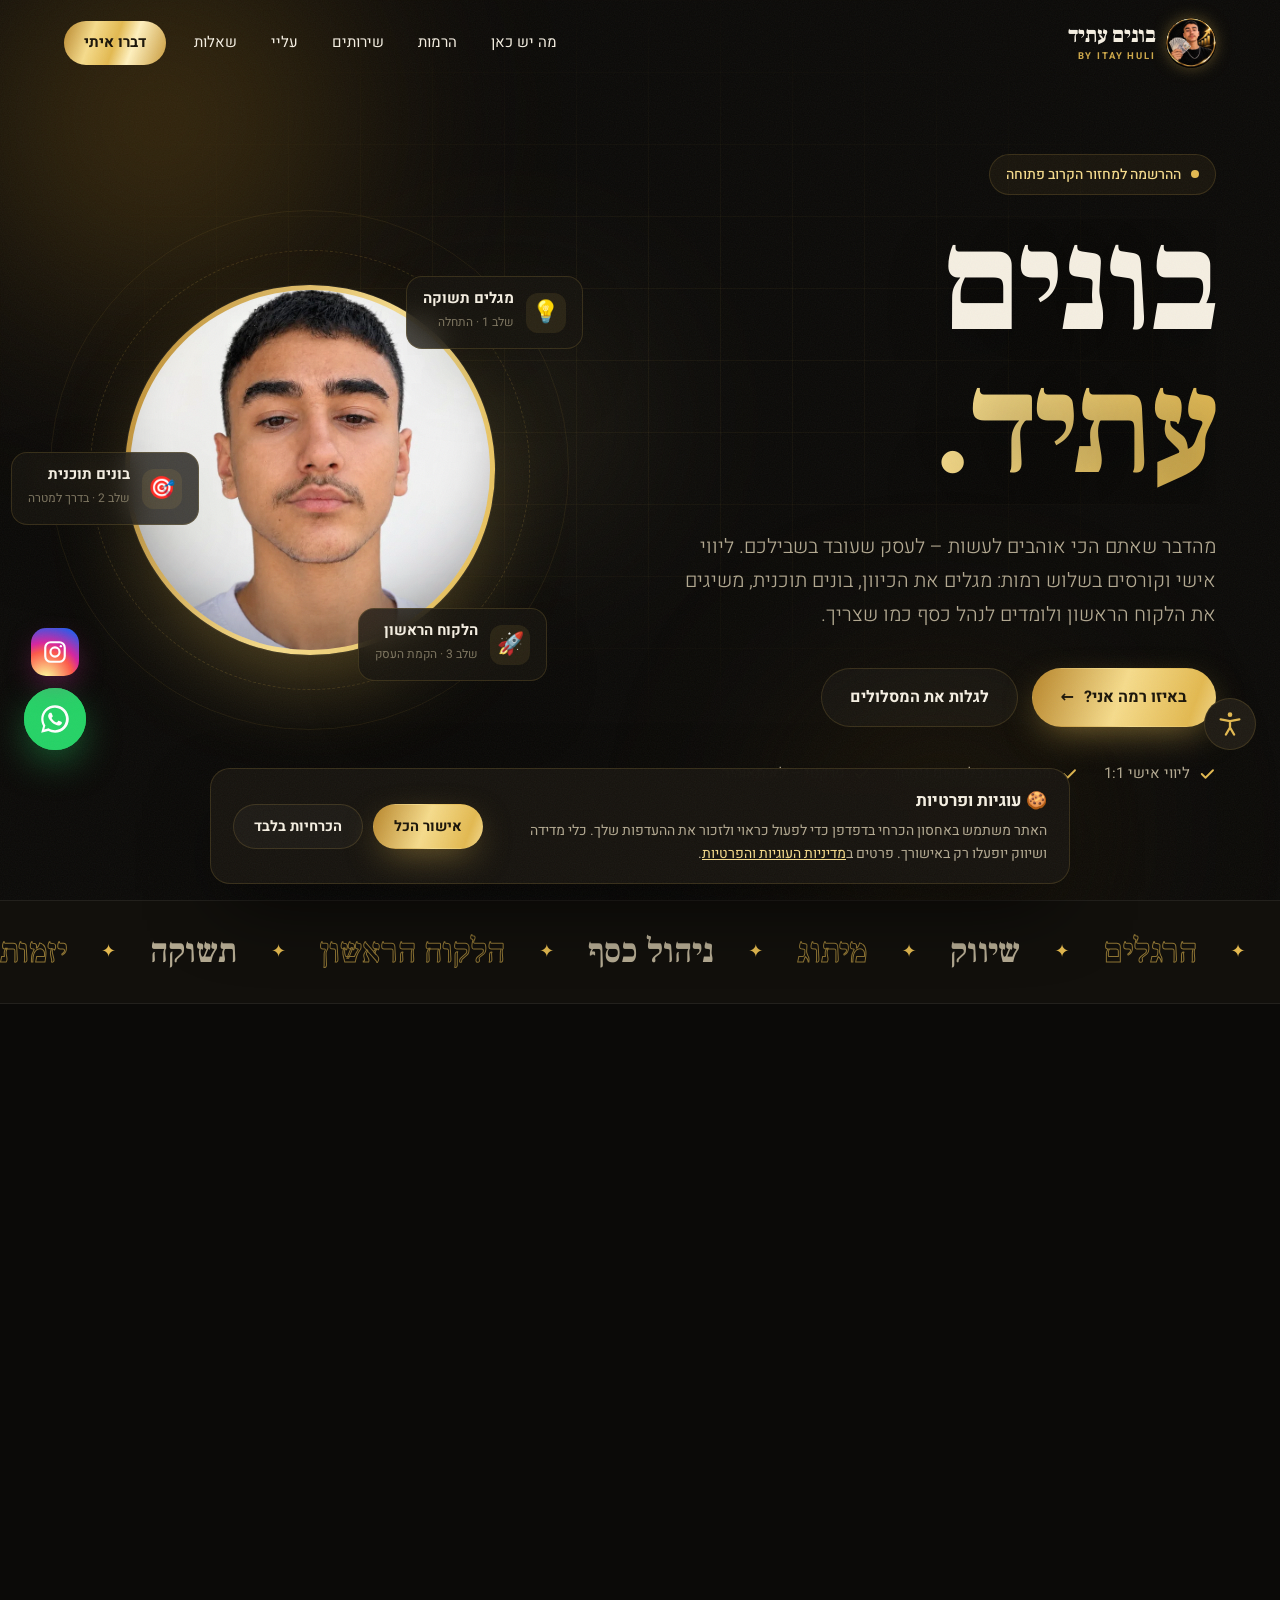
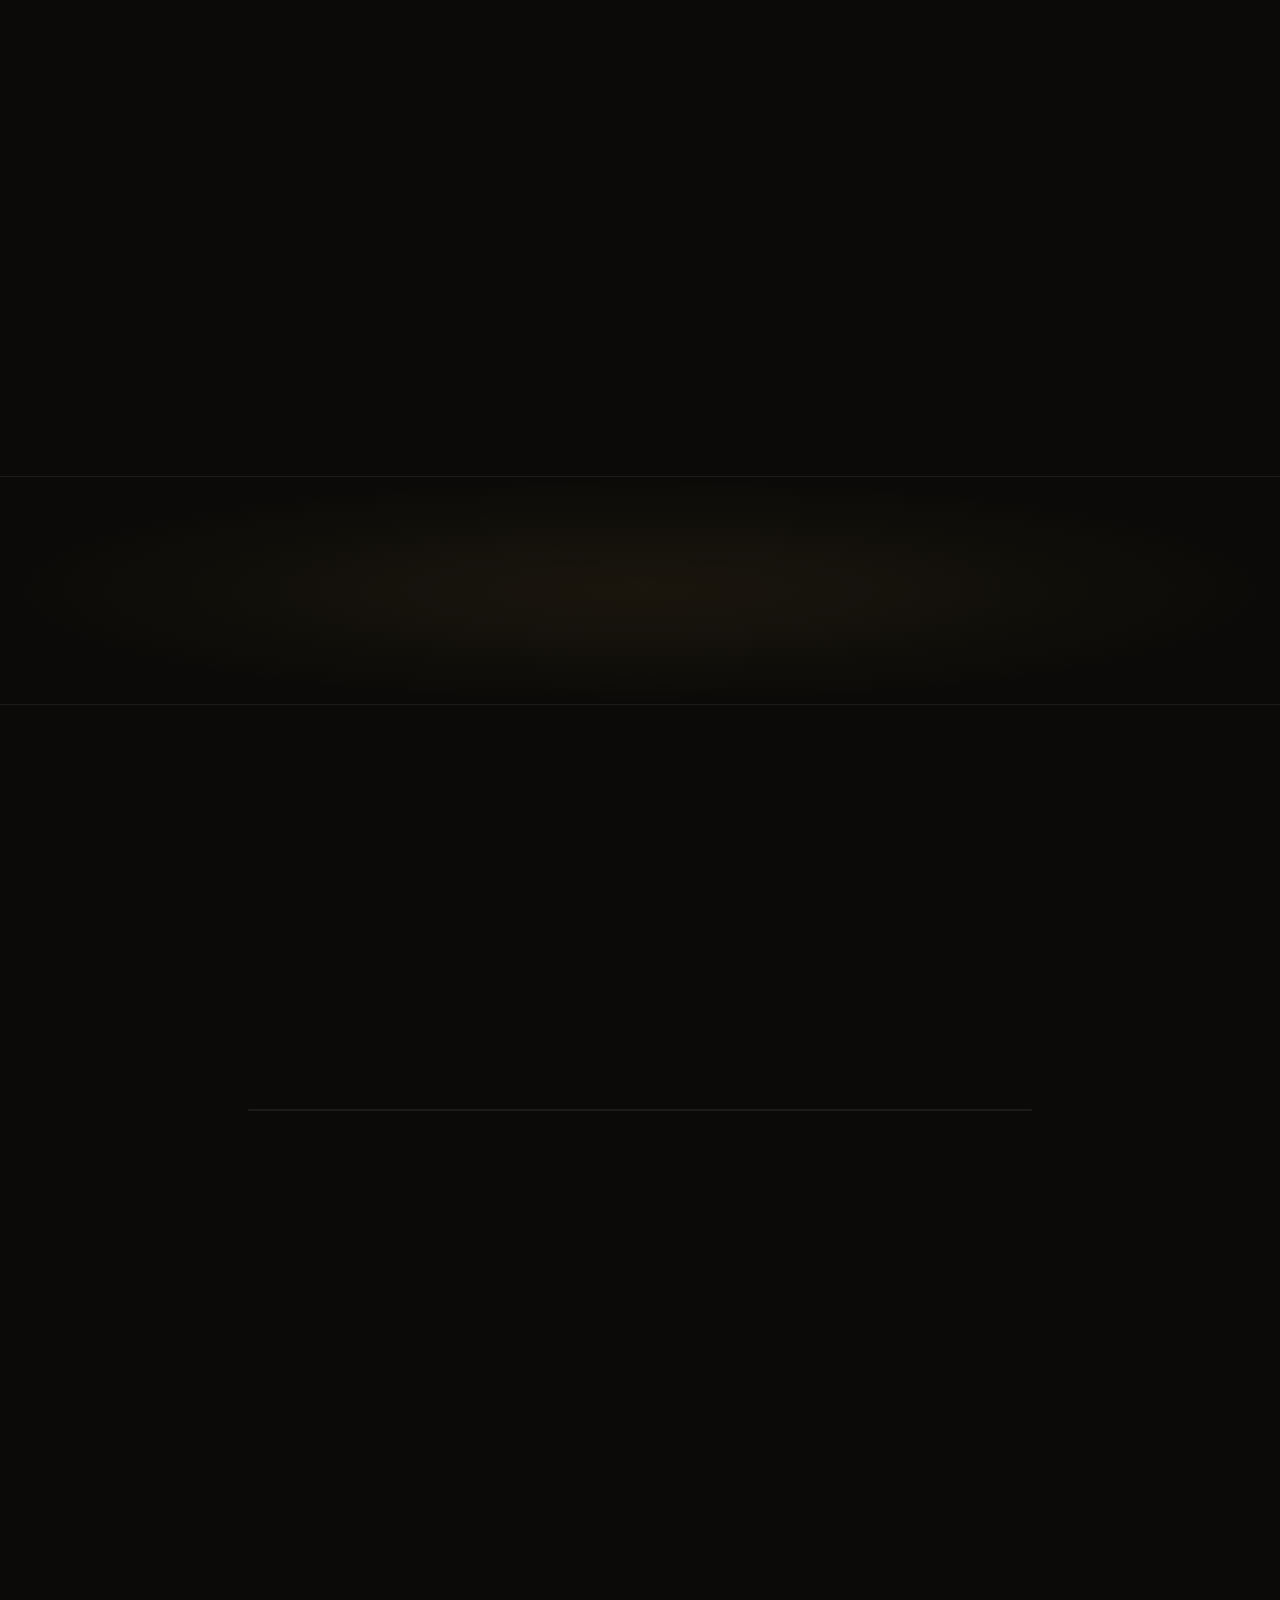
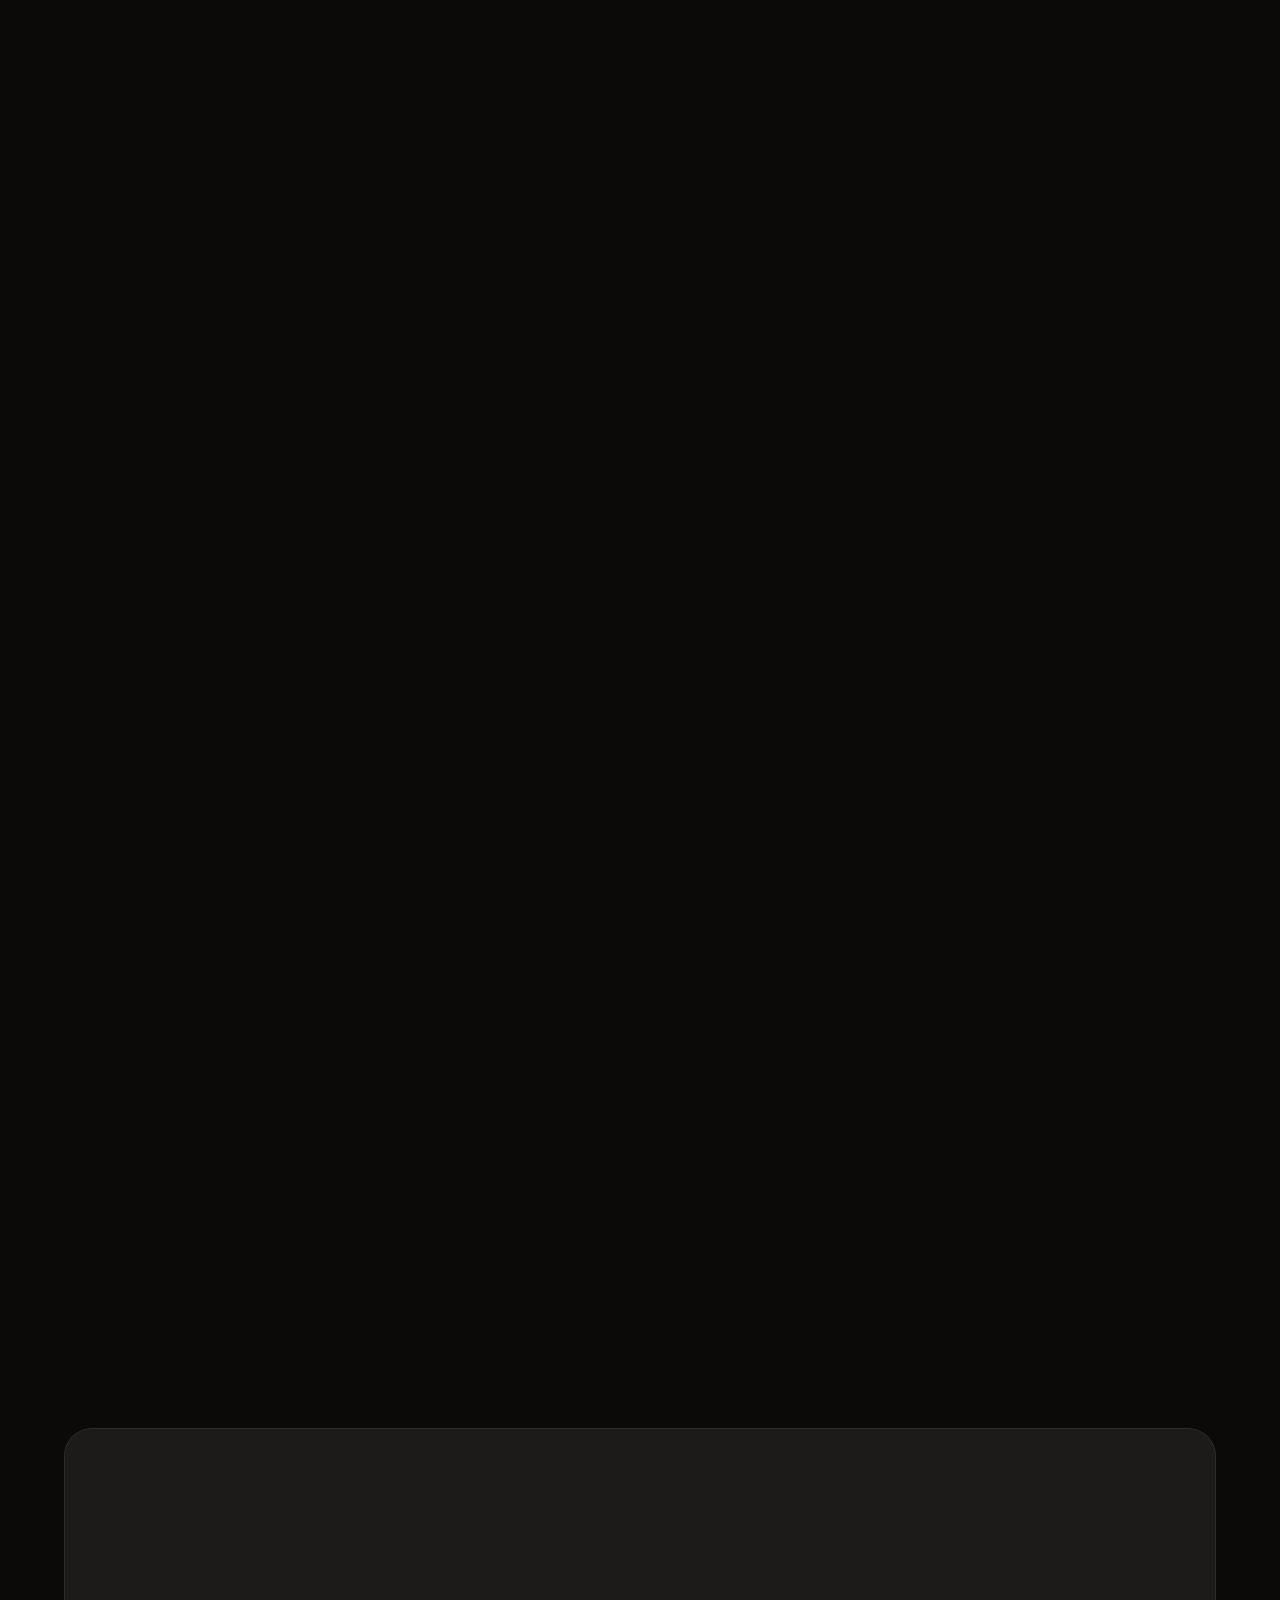
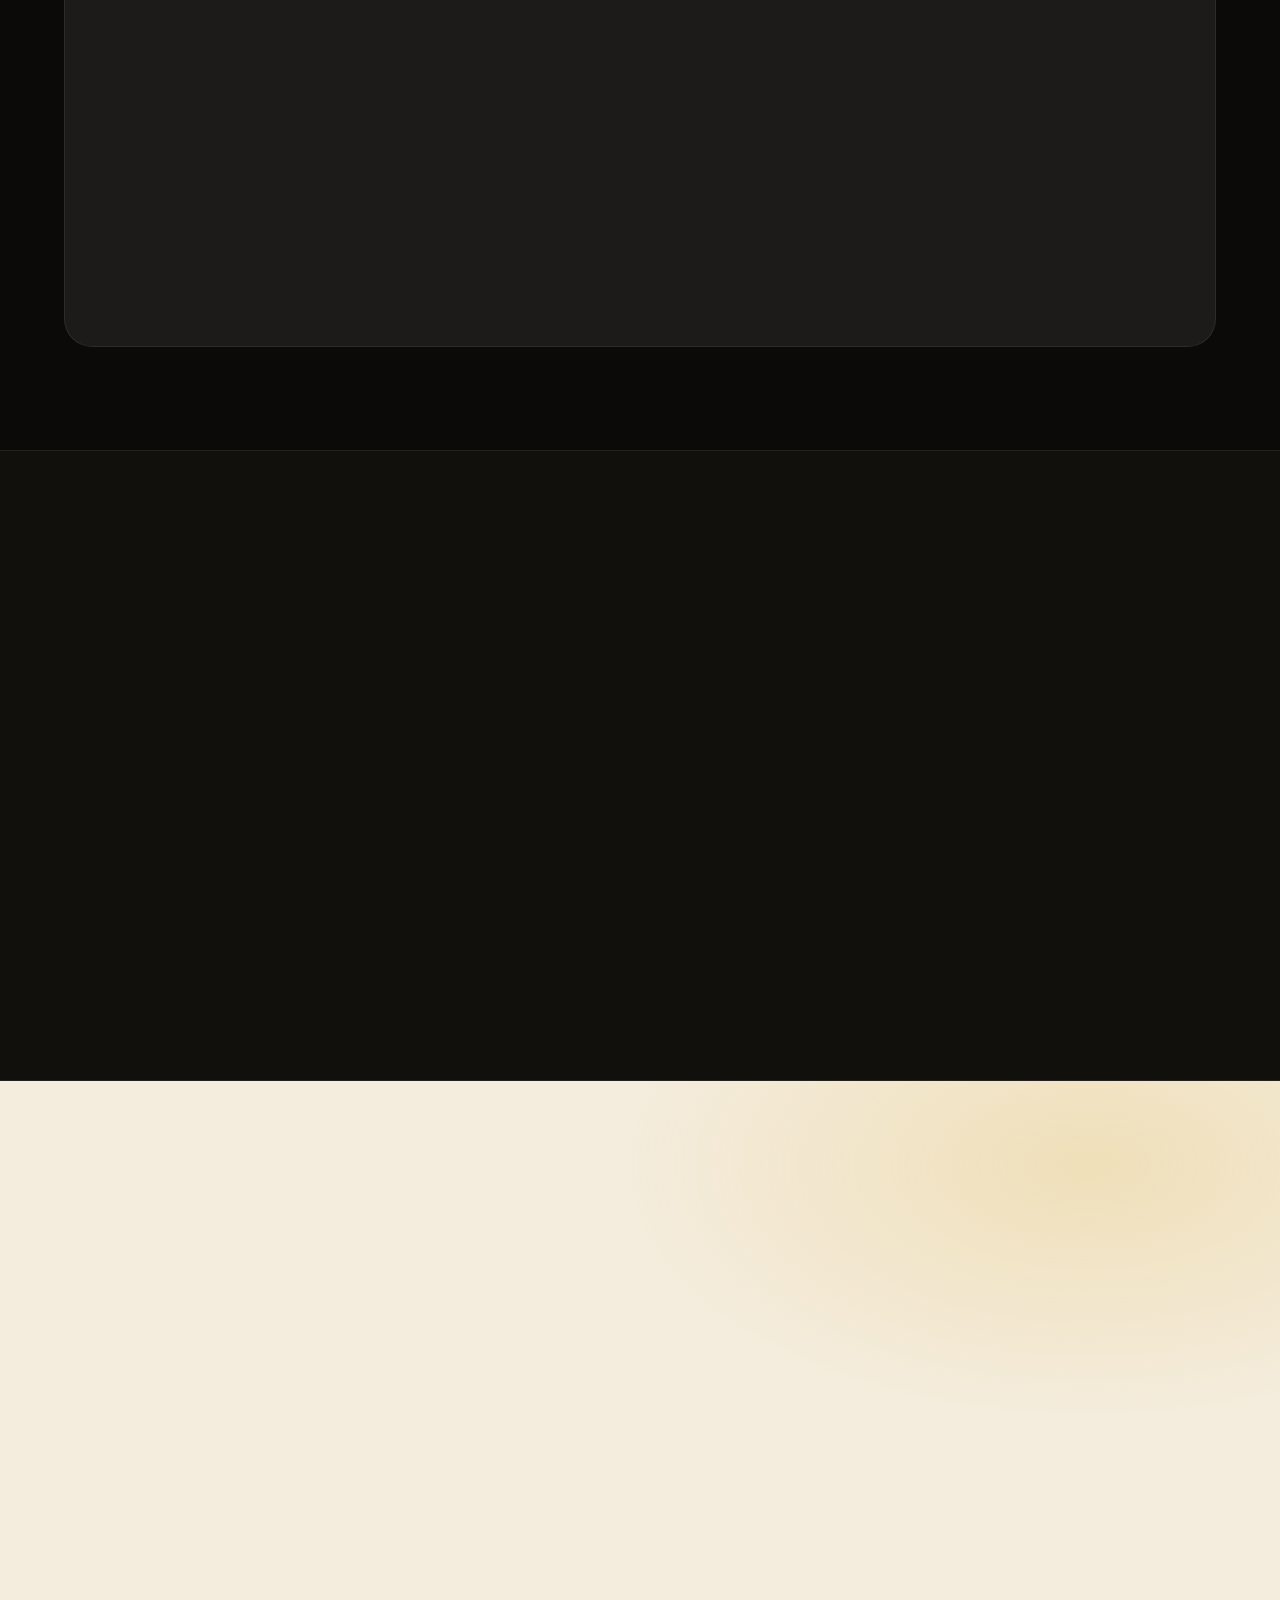
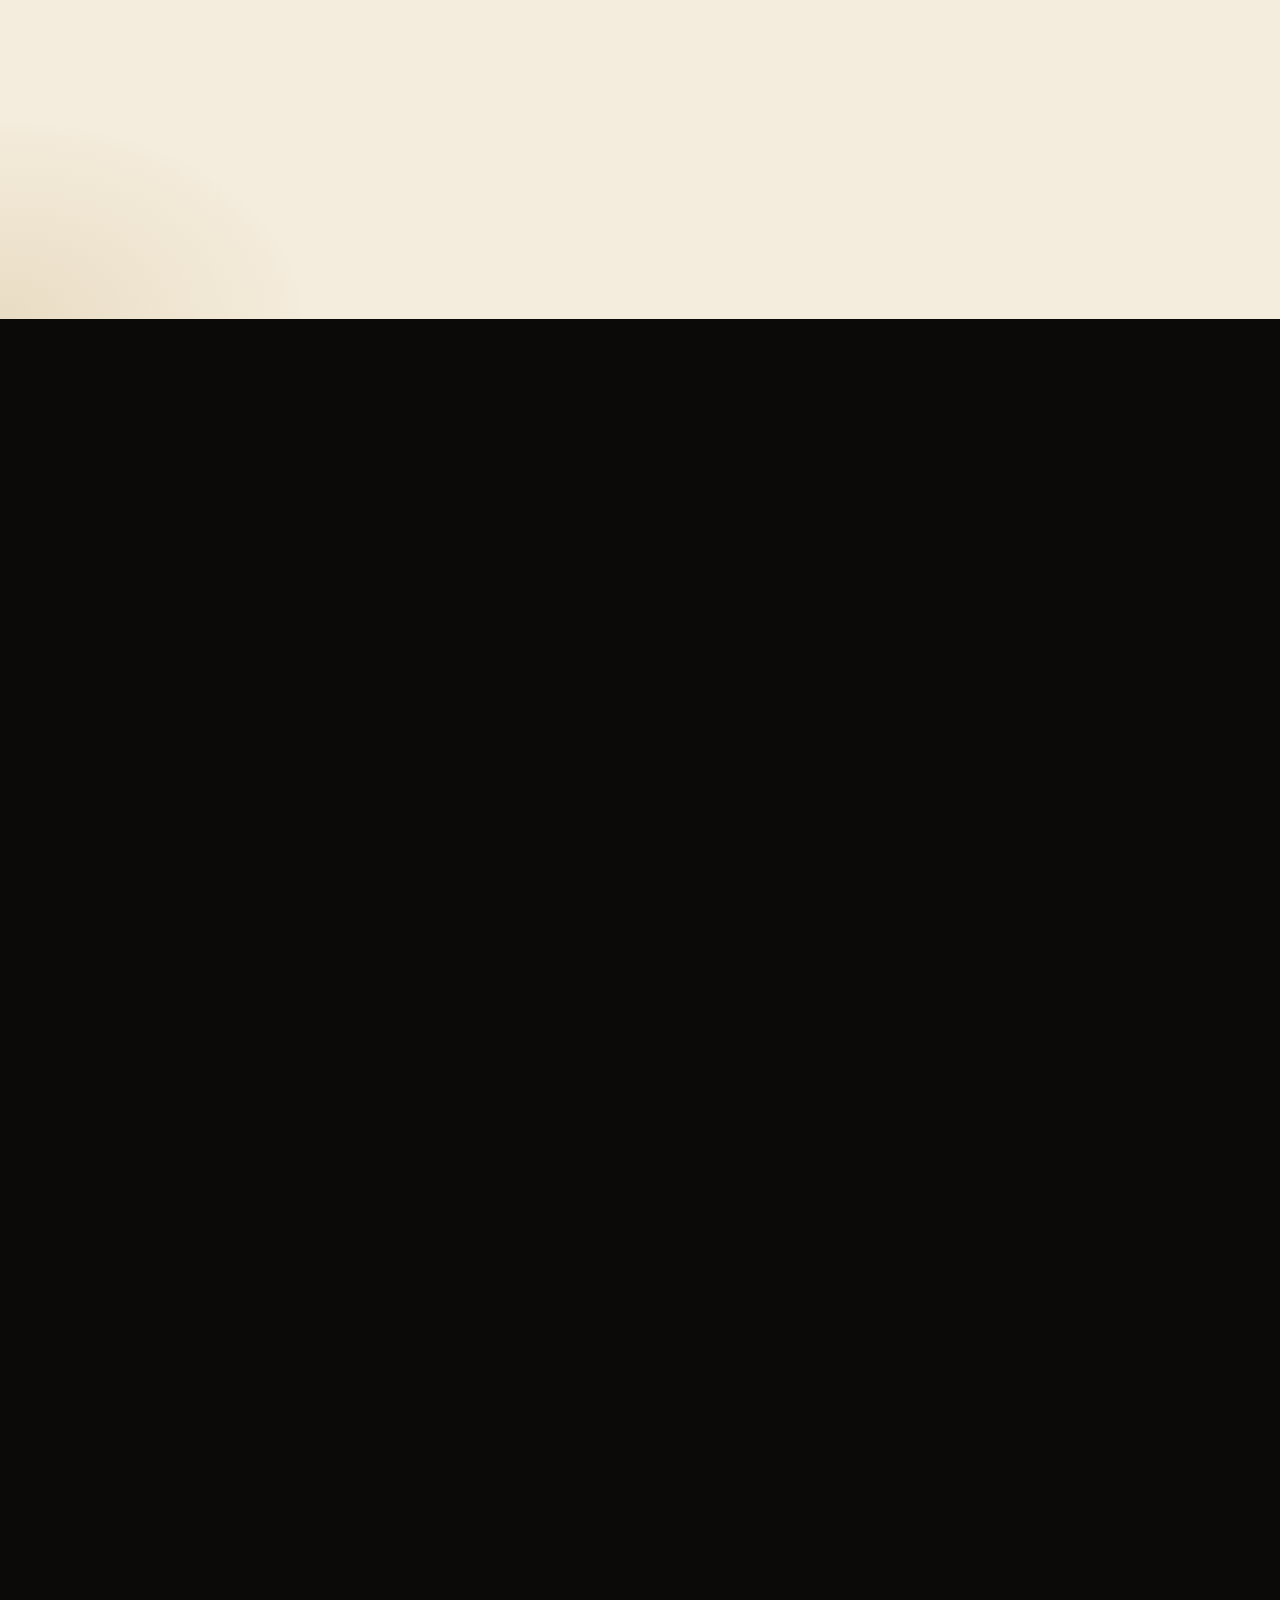
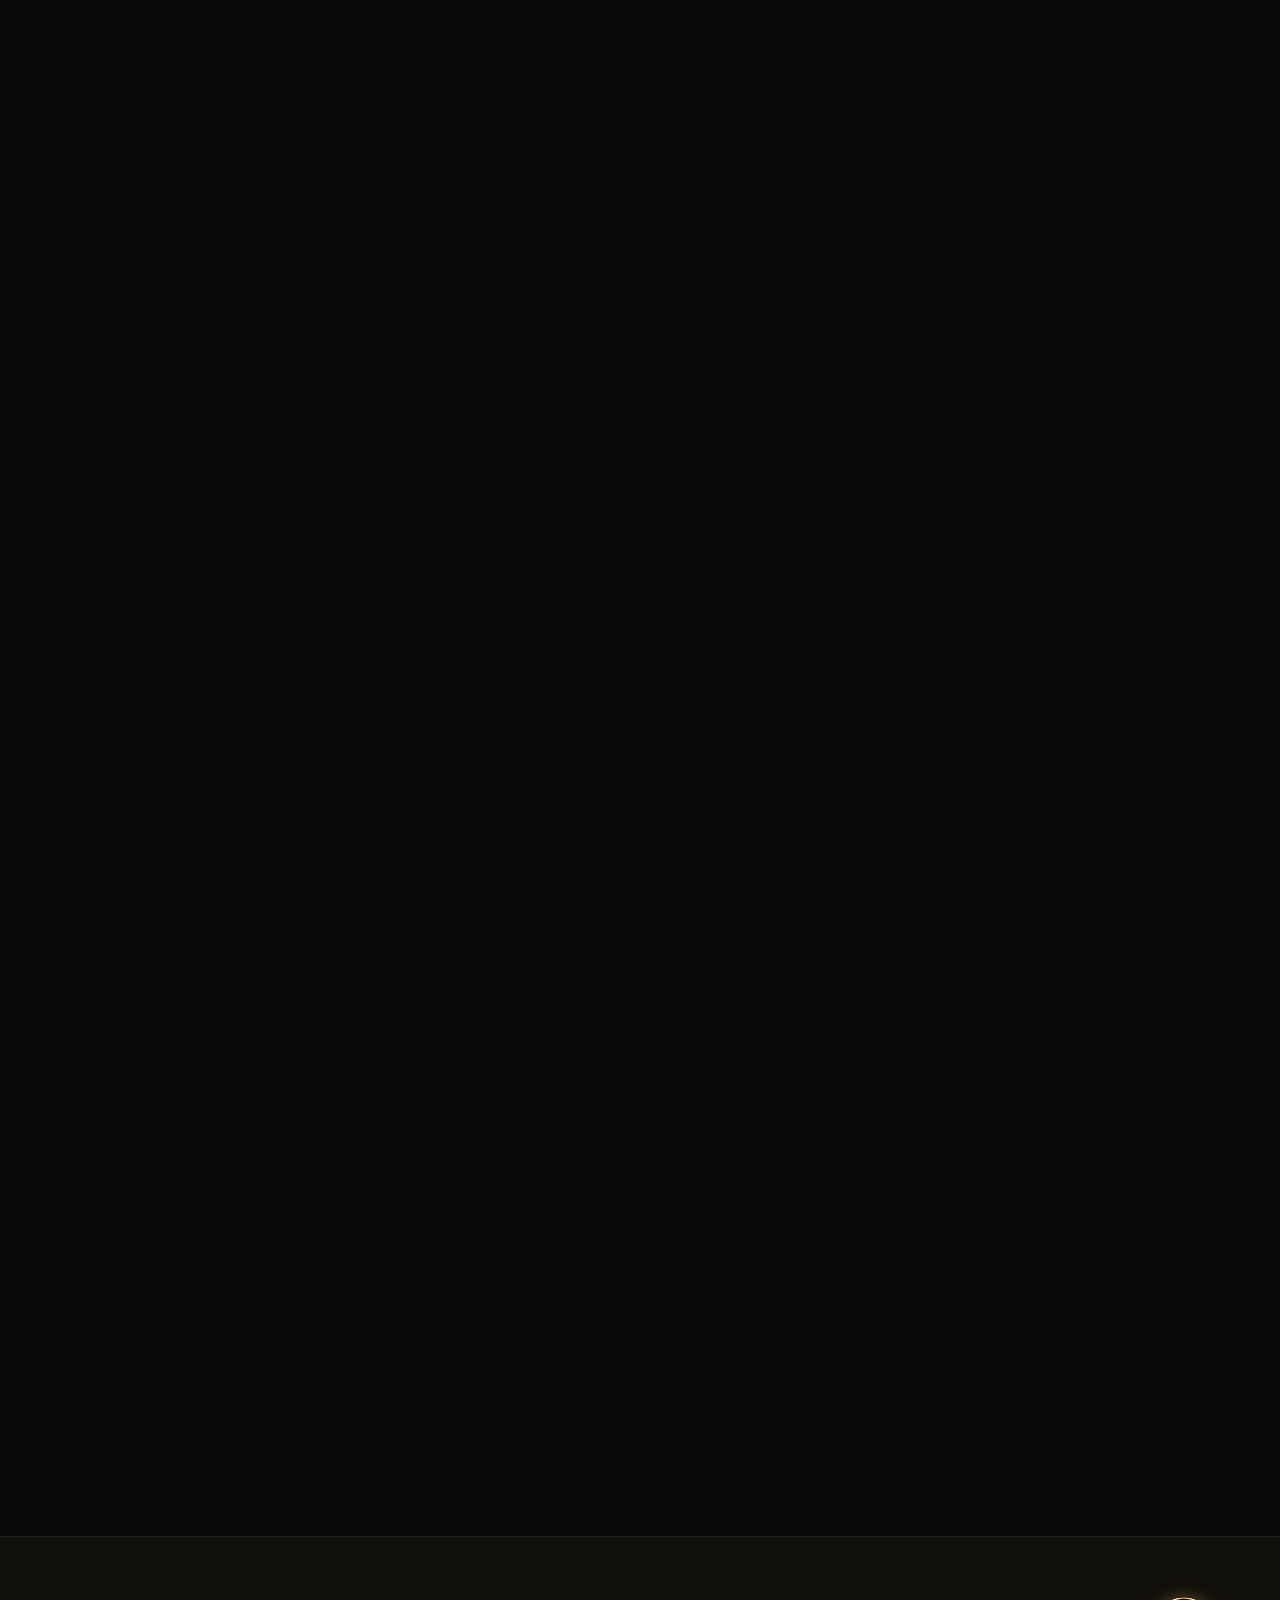
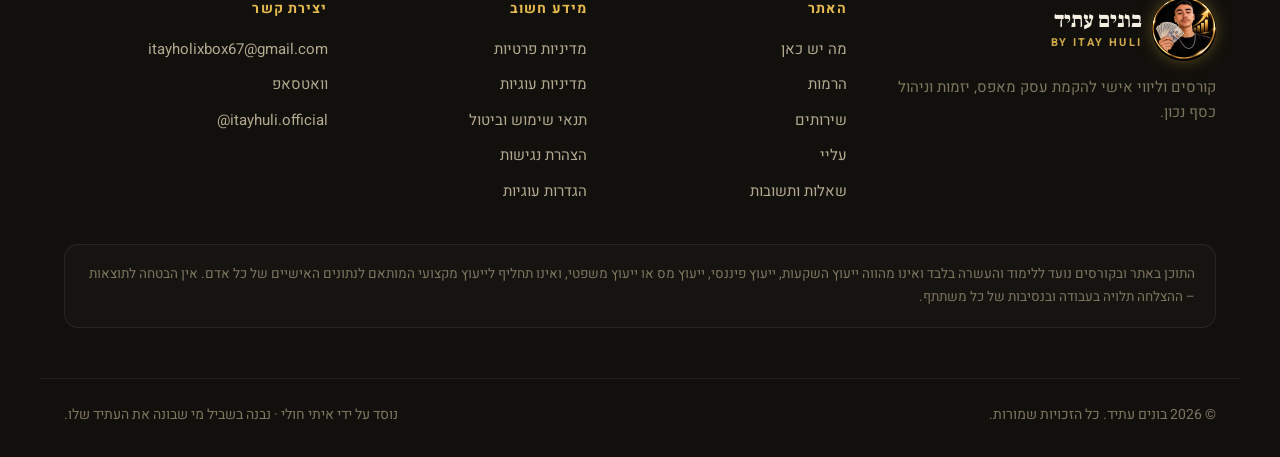
<file: docs/index.html>
<!doctype html>
<html lang="he" dir="rtl" class="no-js">
<head>
<meta charset="utf-8">
<meta http-equiv="Content-Security-Policy" content="default-src 'self'; script-src 'self'; style-src 'self'; font-src 'self'; img-src 'self' data:; connect-src 'self'; object-src 'none'; base-uri 'self'; form-action 'self'; frame-src 'none'; worker-src 'none'; manifest-src 'self'; upgrade-insecure-requests">
<meta name="referrer" content="strict-origin-when-cross-origin">
<meta name="viewport" content="width=device-width, initial-scale=1">
<title>בונים עתיד לעסקים ולמתחילים | ליווי אישי וקורסים להקמת עסק</title>
<meta name="description" content="בונים עתיד לעסקים ולמתחילים – ליווי אישי וקורסים בשלוש רמות: מגלים מה אתם אוהבים, בונים תוכנית, מקימים עסק, משיגים לקוח ראשון ולומדים לנהל כסף נכון.">
<meta property="og:site_name" content="בונים עתיד לעסקים ולמתחילים">
<meta property="og:title" content="בונים עתיד לעסקים ולמתחילים">
<meta property="og:description" content="ליווי אישי וקורסים בשלוש רמות להקמת עסק מאפס וניהול כסף נכון.">
<meta property="og:image" content="https://bonimatid.github.io/assets/founder.jpg">
<meta property="og:url" content="https://bonimatid.github.io/">
<meta property="og:type" content="website">
<meta property="og:locale" content="he_IL">
<meta name="theme-color" content="#0b0a08">
<link rel="icon" href="favicon.ico" sizes="any">
<link rel="icon" type="image/png" sizes="96x96" href="assets/icon-96.png">
<link rel="icon" type="image/png" sizes="192x192" href="assets/icon-192.png">
<link rel="apple-touch-icon" href="assets/apple-touch-icon.png">
<link rel="stylesheet" href="assets/fonts.css">
<link rel="stylesheet" href="styles.css">
<script type="application/ld+json">
{"@context": "https://schema.org", "@type": "EducationalOrganization", "name": "בונים עתיד", "alternateName": ["בונים עתיד לעסקים ולמתחילים", "בונים עתיד", "Bonim Atid"], "url": "https://bonimatid.github.io/", "logo": "https://bonimatid.github.io/assets/icon-512.png", "email": "itayholixbox67@gmail.com", "description": "קורסים וליווי אישי בשלוש רמות להקמת עסק מאפס, יזמות וניהול כסף נכון.", "areaServed": "IL", "inLanguage": "he", "sameAs": ["https://www.instagram.com/itayhuli.official/"], "founder": {"@type": "Person", "name": "איתי חולי", "jobTitle": "יוצר תוכן ומייסד בונים עתיד", "image": "https://bonimatid.github.io/assets/founder.jpg", "sameAs": ["https://www.instagram.com/itayhuli.official/"]}}
</script>
<script type="application/ld+json">{"@context": "https://schema.org", "@type": "WebSite", "name": "בונים עתיד לעסקים ולמתחילים", "alternateName": ["בונים עתיד", "Bonim Atid"], "url": "https://bonimatid.github.io/", "inLanguage": "he"}</script>
</head>
<body>
<a class="skip-link" href="#top">דילוג לתוכן</a>

<div class="grain" aria-hidden="true"></div>
<div class="cursor-glow" aria-hidden="true"></div>

<!-- ============ NAV ============ -->
<header class="nav" id="nav">
  <div class="container nav-inner">
    <a href="#top" class="brand" aria-label="בונים עתיד – לראש העמוד">
      <span class="brand-mark brand-photo" aria-hidden="true"><picture><source srcset="assets/logo-face.webp" type="image/webp"><img src="assets/logo-face.jpg" alt="" width="256" height="256"></picture></span>
      <span class="brand-text"><span class="brand-name">בונים עתיד</span><span class="brand-by" dir="ltr" lang="en">BY ITAY HULI</span></span>
    </a>
    <nav class="nav-links" id="navLinks" aria-label="ניווט ראשי">
      <a href="#what">מה יש כאן</a>
      <a href="#levels">הרמות</a>
      <a href="#services">שירותים</a>
      <a href="#about">עליי</a>
      <a href="#faq">שאלות</a>
      <a href="#contact" class="nav-cta">דברו איתי</a>
    </nav>
    <button class="burger" id="burger" aria-label="פתיחת תפריט" aria-expanded="false" aria-controls="navLinks"><span></span><span></span><span></span></button>
  </div>
</header>

<main id="top">

<!-- ============ HERO ============ -->
<section class="hero">
  <div class="hero-bg" aria-hidden="true">
    <div class="orb orb-1"></div><div class="orb orb-2"></div><div class="orb orb-3"></div>
    <div class="grid-lines"></div>
  </div>
  <div class="container hero-inner">
    <div class="hero-copy">
      <span class="eyebrow reveal"><span class="dot"></span> ההרשמה למחזור הקרוב פתוחה</span>
      <h1 class="hero-title reveal">
        <span class="line">בונים</span>
        <span class="line gold-text">עתיד.</span>
      </h1>
      <p class="hero-sub reveal">
        מהדבר שאתם הכי אוהבים לעשות – לעסק שעובד בשבילכם.
        ליווי אישי וקורסים בשלוש רמות: מגלים את הכיוון, בונים תוכנית, משיגים את הלקוח הראשון ולומדים לנהל כסף כמו שצריך.
      </p>
      <div class="hero-actions reveal">
        <a href="#quiz" class="btn btn-gold">באיזו רמה אני? <span class="arrow">←</span></a>
        <a href="#levels" class="btn btn-ghost">לגלות את המסלולים</a>
      </div>
      <ul class="hero-points reveal">
        <li><svg viewBox="0 0 24 24"><path d="M5 12l5 5L20 7"/></svg> ליווי אישי 1:1</li>
        <li><svg viewBox="0 0 24 24"><path d="M5 12l5 5L20 7"/></svg> מתאים גם בלי שום ניסיון</li>
        <li><svg viewBox="0 0 24 24"><path d="M5 12l5 5L20 7"/></svg> פרקטי – לא תאוריה</li>
      </ul>
    </div>

    <div class="hero-visual reveal">
      <div class="portrait-wrap">
        <div class="ring ring-1" aria-hidden="true"></div>
        <div class="ring ring-2" aria-hidden="true"></div>
        <div class="portrait">
          <picture>
            <source srcset="assets/founder.webp" type="image/webp">
            <img src="assets/founder.jpg" alt="איתי חולי, מייסד בונים עתיד" width="800" height="800">
          </picture>
        </div>
        <div class="float-card fc-1">
          <span class="fc-icon">💡</span>
          <div><strong>מגלים תשוקה</strong><small>שלב 1 · התחלה</small></div>
        </div>
        <div class="float-card fc-2">
          <span class="fc-icon">🎯</span>
          <div><strong>בונים תוכנית</strong><small>שלב 2 · בדרך למטרה</small></div>
        </div>
        <div class="float-card fc-3">
          <span class="fc-icon">🚀</span>
          <div><strong>הלקוח הראשון</strong><small>שלב 3 · הקמת העסק</small></div>
        </div>
      </div>
    </div>
  </div>

  <a href="#what" class="scroll-hint" aria-label="גללו למטה"><span></span></a>
</section>

<!-- ============ MARQUEE ============ -->
<div class="marquee" aria-hidden="true">
  <div class="marquee-track">
    <span>יזמות</span><i>✦</i><span>תשוקה</span><i>✦</i><span>הלקוח הראשון</span><i>✦</i><span>ניהול כסף</span><i>✦</i><span>מיתוג</span><i>✦</i><span>שיווק</span><i>✦</i><span>הרגלים</span><i>✦</i><span>חופש כלכלי</span><i>✦</i>
    <span>יזמות</span><i>✦</i><span>תשוקה</span><i>✦</i><span>הלקוח הראשון</span><i>✦</i><span>ניהול כסף</span><i>✦</i><span>מיתוג</span><i>✦</i><span>שיווק</span><i>✦</i><span>הרגלים</span><i>✦</i><span>חופש כלכלי</span><i>✦</i>
  </div>
</div>

<!-- ============ WHAT IS HERE ============ -->
<section class="section" id="what">
  <div class="container">
    <div class="section-head reveal">
      <span class="kicker">מה יש כאן</span>
      <h2>כל מה שצריך כדי להפוך <span class="gold-text">רעיון</span> לעסק אמיתי</h2>
      <p>בונים עתיד זה בית ליזמים בתחילת הדרך. לא עוד קורס שצופים בו וממשיכים הלאה – אלא תהליך מלווה, צעד אחר צעד, עם מישהו שבאמת מסתכל עליכם.</p>
    </div>

    <div class="bento">
      <article class="bento-card b-hero reveal">
        <div class="b-glow" aria-hidden="true"></div>
        <span class="b-chip">הלב של בונים עתיד</span>
        <h3>ליווי אישי <span class="gold-text">1:1</span></h3>
        <p>שיחות אחד על אחד, משימות מותאמות ומעקב צמוד. אני מסתכל עליכם – על מה שאתם אוהבים, על הקצב שלכם ועל המטרה שלכם – ובונה איתכם את הדרך.</p>
        <ul class="b-tags">
          <li>פגישות אישיות</li><li>משימות בין פגישות</li><li>זמינות בוואטסאפ</li><li>מעקב התקדמות</li>
        </ul>
        <div class="b-avatar">
          <picture><source srcset="assets/founder.webp" type="image/webp"><img src="assets/founder.jpg" alt="" loading="lazy" width="800" height="800"></picture>
          <span><strong>איתי חולי</strong><small>מלווה אתכם אישית – מהרעיון ועד הלקוח הראשון</small></span>
        </div>
      </article>
      <article class="bento-card b-levels reveal">
        <h3>קורסים בשלוש רמות</h3>
        <p>מסלול ברור מהגילוי הראשון ועד העסק הפעיל.</p>
        <div class="b-track" aria-hidden="true">
          <div class="b-step"><span>1</span><small>התחלה</small></div>
          <i></i>
          <div class="b-step"><span>2</span><small>בדרך למטרה</small></div>
          <i></i>
          <div class="b-step on"><span>3</span><small>הקמת העסק</small></div>
        </div>
      </article>
      <article class="bento-card reveal">
        <div class="b-icon" aria-hidden="true"><svg viewBox="0 0 24 24"><path d="M12 2v20M17 6H9.5a3.5 3.5 0 000 7h5a3.5 3.5 0 010 7H6"/></svg></div>
        <h3>ניהול כסף נכון</h3>
        <p>תקציב, תמחור, חיסכון והשקעה ראשונה – מה שבית הספר שכח ללמד.</p>
      </article>
      <article class="bento-card reveal">
        <div class="b-icon" aria-hidden="true"><svg viewBox="0 0 24 24"><rect x="4" y="3" width="16" height="18" rx="2"/><path d="M8 8h8M8 12h8M8 16h5"/></svg></div>
        <h3>כלים ותבניות</h3>
        <p>תוכנית עסקית, תמחור, הודעות ללקוחות ומעקב הוצאות – מוכנים לשימוש.</p>
      </article>
    </div>
  </div>
</section>

<!-- ============ STATS / PROMISE ============ -->
<section class="promise">
  <div class="container promise-grid">
    <div class="promise-item reveal"><div class="big"><span class="count" data-to="3">0</span></div><p>רמות מובנות מאפס ועד עסק</p></div>
    <div class="promise-item reveal"><div class="big">1:1</div><p>ליווי אישי – לא עוד מספר בקבוצה</p></div>
    <div class="promise-item reveal"><div class="big"><span class="count" data-to="100">0</span>%</div><p>פרקטי – כל שיעור נגמר במשימה</p></div>
    <div class="promise-item reveal"><div class="big">∞</div><p>שאלות מותרות. באמת.</p></div>
  </div>
</section>

<!-- ============ LEVELS ============ -->
<section class="section" id="levels">
  <div class="container">
    <div class="section-head reveal">
      <span class="kicker">המסלול</span>
      <h2>שלוש רמות. <span class="gold-text">דרך אחת</span> לעסק משלכם.</h2>
      <p>כל רמה בנויה על הקודמת. אפשר להתחיל מההתחלה, או לקפוץ ישר לרמה שמתאימה לכם.</p>
    </div>

    <div class="levels">
      <div class="levels-line" aria-hidden="true"><span class="levels-progress"></span></div>

      <article class="level reveal">
        <div class="level-badge">רמה 1</div>
        <div class="level-icon" aria-hidden="true">
          <svg viewBox="0 0 48 48"><circle cx="24" cy="20" r="10"/><path d="M19 34h10M20 40h8M24 4v4M8 20H4M44 20h-4M12 8l3 3M36 8l-3 3"/></svg>
        </div>
        <h3>התחלה</h3>
        <p class="level-tag">מגלים מי אתם ומה אתם אוהבים</p>
        <ul class="level-list">
          <li>שיחת היכרות אישית ומיפוי תחומי עניין</li>
          <li>גילוי החוזקות והכישורים שכבר יש לכם</li>
          <li>חשיבה יזמית: איך מזהים הזדמנות</li>
          <li>יסודות הכסף: הכנסות, הוצאות ותקציב אישי</li>
          <li>בחירת רעיון ראשון ובדיקה שלו</li>
        </ul>
        <div class="level-out"><strong>יוצאים עם:</strong> כיוון ברור ורעיון עסקי שמתאים בדיוק לכם.</div>
        <a href="#contact" class="btn btn-ghost btn-block" data-level="רמה 1 – התחלה">אני מתחיל/ה כאן</a>
      </article>

      <article class="level level-featured reveal">
        <div class="ribbon">הכי מבוקש</div>
        <div class="level-badge">רמה 2</div>
        <div class="level-icon" aria-hidden="true">
          <svg viewBox="0 0 48 48"><circle cx="24" cy="24" r="18"/><circle cx="24" cy="24" r="11"/><circle cx="24" cy="24" r="4"/><path d="M24 24L40 8M34 8h6v6"/></svg>
        </div>
        <h3>בדרך למטרה</h3>
        <p class="level-tag">הופכים רעיון לתוכנית עבודה</p>
        <ul class="level-list">
          <li>הגדרת קהל יעד ובעיה אמיתית שפותרים</li>
          <li>בניית הצעת ערך ומוצר/שירות ראשון</li>
          <li>תוכנית עסקית פשוטה וברורה</li>
          <li>מיתוג אישי ונוכחות ברשתות</li>
          <li>יעדים, לו״ז והרגלים של יזם</li>
        </ul>
        <div class="level-out"><strong>יוצאים עם:</strong> תוכנית מוכנה לביצוע, מותג ראשוני וקהל שמחכה.</div>
        <a href="#contact" class="btn btn-gold btn-block" data-level="רמה 2 – בדרך למטרה">אני רוצה את רמה 2</a>
      </article>

      <article class="level reveal">
        <div class="level-badge">רמה 3</div>
        <div class="level-icon" aria-hidden="true">
          <svg viewBox="0 0 48 48"><path d="M24 4c8 6 12 14 12 24l-6 8H18l-6-8C12 18 16 10 24 4z"/><circle cx="24" cy="20" r="4"/><path d="M18 36l-4 8M30 36l4 8M24 38v8"/></svg>
        </div>
        <h3>הקמת העסק</h3>
        <p class="level-tag">הלקוח הראשון וניהול כספי</p>
        <ul class="level-list">
          <li>פתיחת העסק בפועל – צעד אחר צעד</li>
          <li>שיווק ומכירה: איך משיגים את הלקוח הראשון</li>
          <li>תמחור נכון ורווחיות</li>
          <li>ניהול כספי: תזרים, חיסכון, השקעה חוזרת</li>
          <li>תוכנית צמיחה ללקוחות הבאים</li>
        </ul>
        <div class="level-out"><strong>יוצאים עם:</strong> עסק פעיל, לקוח ראשון משלם ושליטה מלאה בכסף.</div>
        <a href="#contact" class="btn btn-ghost btn-block" data-level="רמה 3 – הקמת העסק">אני מוכן/ה להקים</a>
      </article>
    </div>
  </div>
</section>

<!-- ============ QUIZ ============ -->
<section class="section quiz-section" id="quiz">
  <div class="container">
    <div class="quiz reveal">
      <div class="quiz-head">
        <span class="kicker">בדיקה של 30 שניות</span>
        <h2>באיזו רמה <span class="gold-text">אתם</span> נמצאים?</h2>
      </div>
      <div class="quiz-body" id="quizBody">
        <div class="quiz-progress"><span id="quizBar"></span></div>
        <div id="quizStage" aria-live="polite"></div>
      </div>
    </div>
  </div>
</section>

<!-- ============ SERVICES ============ -->
<section class="section" id="services">
  <div class="container">
    <div class="section-head reveal">
      <span class="kicker">השירותים</span>
      <h2>מה אני <span class="gold-text">נותן</span> לכם</h2>
    </div>
    <div class="services-grid">
      <article class="service reveal">
        <div class="s-icon" aria-hidden="true"><svg viewBox="0 0 24 24"><circle cx="9" cy="8" r="4"/><path d="M2 21c0-4 3-7 7-7s7 3 7 7"/><path d="M17 11l2 2 4-4"/></svg></div>
        <h3>ליווי אישי 1:1</h3>
        <p>פגישות קבועות, משימות אישיות וזמינות לשאלות לאורך כל הדרך. מותאם בדיוק לקצב ולמטרות שלכם.</p>
      </article>
      <article class="service reveal">
        <div class="s-icon" aria-hidden="true"><svg viewBox="0 0 24 24"><rect x="3" y="4" width="18" height="13" rx="2"/><path d="M10 9l5 2.5-5 2.5z"/><path d="M8 21h8"/></svg></div>
        <h3>קורסים דיגיטליים</h3>
        <p>שיעורים מוקלטים וקצרים לכל רמה – לצפות מתי שנוח, לחזור כמה שצריך.</p>
      </article>
      <article class="service reveal">
        <div class="s-icon" aria-hidden="true"><svg viewBox="0 0 24 24"><path d="M12 2v20M17 6H9.5a3.5 3.5 0 000 7h5a3.5 3.5 0 010 7H6"/></svg></div>
        <h3>ניהול כספים אישי</h3>
        <p>בניית תקציב, הבנת הכסף שלכם, חיסכון חכם וצעדים ראשונים בעולם ההשקעות.</p>
      </article>
      <article class="service reveal">
        <div class="s-icon" aria-hidden="true"><svg viewBox="0 0 24 24"><path d="M9 18h6M10 22h4"/><path d="M12 2a7 7 0 00-4 12.7V17h8v-2.3A7 7 0 0012 2z"/></svg></div>
        <h3>פיתוח רעיון עסקי</h3>
        <p>מהתחביב לרעיון, מהרעיון לבדיקת שוק – ומשם להחלטה אם ואיך לצאת לדרך.</p>
      </article>
      <article class="service reveal">
        <div class="s-icon" aria-hidden="true"><svg viewBox="0 0 24 24"><path d="M3 11l18-8-8 18-2-8z"/></svg></div>
        <h3>שיווק ומכירות</h3>
        <p>איך לדבר עם לקוחות, לבנות נוכחות ברשתות ולסגור את העסקה הראשונה בביטחון.</p>
      </article>
      <article class="service reveal">
        <div class="s-icon" aria-hidden="true"><svg viewBox="0 0 24 24"><path d="M3 21h18"/><path d="M6 21V10M10 21V6M14 21v-8M18 21V3"/></svg></div>
        <h3>אסטרטגיה וצמיחה</h3>
        <p>יעדים, מדדים ותוכנית לצמוח מלקוח אחד לעסק יציב שמכניס כסף באופן קבוע.</p>
      </article>
    </div>
  </div>
</section>

<!-- ============ HOW IT WORKS ============ -->
<section class="section how" id="how">
  <div class="container">
    <div class="section-head reveal">
      <span class="kicker">איך זה עובד</span>
      <h2>ארבעה צעדים <span class="gold-text">פשוטים</span> להתחיל</h2>
    </div>
    <ol class="steps">
      <li class="step reveal"><span class="step-n">1</span><h3>שולחים הודעה</h3><p>בוואטסאפ או במייל – מספרים קצת על עצמכם.</p></li>
      <li class="step reveal"><span class="step-n">2</span><h3>שיחת היכרות</h3><p>מבינים יחד מה אתם אוהבים ואיפה אתם עומדים.</p></li>
      <li class="step reveal"><span class="step-n">3</span><h3>בוחרים רמה</h3><p>מתאימים מסלול אישי שמתחיל בדיוק מהנקודה שלכם.</p></li>
      <li class="step reveal"><span class="step-n">4</span><h3>בונים עתיד</h3><p>יוצאים לדרך עם ליווי צמוד – עד העסק והלקוח הראשון.</p></li>
    </ol>
  </div>
</section>

<!-- ============ ABOUT ============ -->
<section class="section about" id="about">
  <div class="container about-grid">
    <div class="about-photo reveal">
      <div class="about-frame">
        <picture>
          <source srcset="assets/founder.webp" type="image/webp">
          <img src="assets/founder.jpg" alt="איתי חולי, מייסד בונים עתיד" loading="lazy" width="800" height="800">
        </picture>
      </div>
      <div class="about-sign"><strong>איתי חולי</strong><span>מייסד בונים עתיד</span></div>
    </div>
    <div class="about-copy reveal">
      <span class="kicker">מי אני</span>
      <h2>נעים מאוד, <span class="gold-text">אני איתי חולי</span></h2>
      <p class="lead">אני איתי חולי, יוצר תוכן שעוזר לאנשים להקים עסק מאפס, להתפתח בעולם היזמות ולנהל את הכסף שלהם נכון.</p>
      <p>הקמתי את בונים עתיד כי ראיתי יותר מדי אנשים מוכשרים שיש להם חלום – אבל אין להם מישהו שיראה להם את הדרך. בבית הספר לא מלמדים איך פותחים עסק, איך מתמחרים, או מה עושים עם הכסף שמרוויחים.</p>
      <p>אצלי מתחילים ממכם: ממה שאתם אוהבים לעשות. משם בונים, צעד אחר צעד, עסק שהוא באמת שלכם.</p>
      <blockquote class="quote">״העתיד לא קורה לך. <span class="gold-text">אתה בונה אותו.</span>״</blockquote>
      <div class="values">
        <div><strong>אמת</strong><span>בלי הבטחות ריקות</span></div>
        <div><strong>עשייה</strong><span>כל שיעור – משימה</span></div>
        <div><strong>אכפתיות</strong><span>אני שם איתכם</span></div>
      </div>
    </div>
  </div>
</section>

<!-- ============ WHO IT'S FOR ============ -->
<section class="section fit">
  <div class="container fit-grid">
    <div class="fit-card yes reveal">
      <h3><span>✓</span> זה בשבילכם אם…</h3>
      <ul>
        <li>יש לכם תחביב או כישרון ואתם רוצים להרוויח ממנו</li>
        <li>אתם רוצים עסק משלכם אבל לא יודעים מאיפה להתחיל</li>
        <li>נמאס לכם לדחות את החלום ל״מתישהו״</li>
        <li>אתם רוצים להבין סוף סוף איך לנהל כסף</li>
        <li>אתם מוכנים להשקיע זמן ולעבוד על עצמכם</li>
      </ul>
    </div>
    <div class="fit-card no reveal">
      <h3><span>✕</span> זה לא בשבילכם אם…</h3>
      <ul>
        <li>אתם מחפשים ״להתעשר מהר״ בלי לעבוד</li>
        <li>אתם לא מוכנים לנסות דברים חדשים</li>
        <li>אתם מחפשים רק תאוריה בלי ביצוע</li>
      </ul>
    </div>
  </div>
</section>

<!-- ============ FAQ ============ -->
<section class="section" id="faq">
  <div class="container faq-wrap">
    <div class="section-head reveal">
      <span class="kicker">שאלות ותשובות</span>
      <h2>יש לכם <span class="gold-text">שאלות?</span></h2>
      <p>ריכזתי כאן את מה שהכי שואלים אותי. לא מצאתם תשובה? שלחו לי הודעה.</p>
    </div>
    <div class="faq">
      <details class="faq-item reveal" open>
        <summary>אני לא יודע/ת בכלל מה אני רוצה לעשות. זה מתאים לי?</summary>
        <div class="faq-a"><p>בדיוק בשביל זה יש את רמה 1. אנחנו מתחילים בשיחה אישית, מגלים מה אתם אוהבים ובמה אתם טובים – ורק אז בוחרים כיוון. אין צורך להגיע עם רעיון מוכן.</p></div>
      </details>
      <details class="faq-item reveal">
        <summary>צריך כסף כדי להתחיל עסק?</summary>
        <div class="faq-a"><p>לא בהכרח. הרבה עסקים מתחילים כמעט בלי השקעה – משירות, מכישרון או מידע. בקורס נלמד איך להתחיל בקטן, בחוכמה, ולהשתמש בכסף הראשון שנכנס כדי לצמוח.</p></div>
      </details>
      <details class="faq-item reveal">
        <summary>מה ההבדל בין הרמות?</summary>
        <div class="faq-a"><p><strong>רמה 1 – התחלה:</strong> גילוי עצמי, חשיבה יזמית ויסודות הכסף.<br><strong>רמה 2 – בדרך למטרה:</strong> הפיכת הרעיון לתוכנית, מיתוג וקהל.<br><strong>רמה 3 – הקמת העסק:</strong> פתיחה בפועל, הלקוח הראשון וניהול כספי.</p></div>
      </details>
      <details class="faq-item reveal">
        <summary>אפשר להתחיל ישר מרמה 2 או 3?</summary>
        <div class="faq-a"><p>כן. אם כבר יש לכם רעיון או עסק קטן – נעשה שיחת היכרות ונראה יחד מאיזו רמה הכי נכון לכם להתחיל. אפשר גם לעשות את <a href="#quiz">הבדיקה הקצרה</a> כאן באתר.</p></div>
      </details>
      <details class="faq-item reveal">
        <summary>איך עובד הליווי האישי?</summary>
        <div class="faq-a"><p>פגישות אישיות (בזום או פנים מול פנים), משימות בין פגישה לפגישה ומעקב על ההתקדמות. בנוסף יש זמינות בוואטסאפ לשאלות שעולות בדרך.</p></div>
      </details>
      <details class="faq-item reveal">
        <summary>כמה זמן לוקח כל רמה?</summary>
        <div class="faq-a"><p>זה תלוי בקצב שלכם. בדרך כלל כל רמה נמשכת כמה שבועות. המטרה היא לא למהר – אלא להתקדם בצורה יציבה ולהגיע לתוצאה.</p></div>
      </details>
      <details class="faq-item reveal">
        <summary>יש גיל מינימלי?</summary>
        <div class="faq-a"><p>אין גיל מושלם להתחיל. נוער, סטודנטים, חיילים משוחררים או מבוגרים שרוצים שינוי – כל מי שרוצה לבנות משהו משלו מוזמן.</p></div>
      </details>
      <details class="faq-item reveal">
        <summary>כמה זה עולה?</summary>
        <div class="faq-a"><p>המחיר תלוי ברמה ובהיקף הליווי. שלחו לי הודעה בוואטסאפ ואחזור אליכם עם כל הפרטים ומסלול שמתאים לכם.</p></div>
      </details>
    </div>
  </div>
</section>

<!-- ============ CONTACT / CTA ============ -->
<section class="section contact" id="contact">
  <div class="container">
    <div class="cta-card reveal">
      <div class="cta-glow" aria-hidden="true"></div>
      <span class="kicker">מתחילים היום</span>
      <h2>העתיד שלכם מתחיל <span class="gold-text">בהודעה אחת.</span></h2>
      <p>ספרו לי מה אתם אוהבים לעשות – ואני אעזור לכם להפוך את זה לעסק.</p>

      <form class="cta-form" id="ctaForm" novalidate>
        <div class="field">
          <label for="fName">שם</label>
          <input id="fName" name="name" type="text" autocomplete="given-name" placeholder="איך קוראים לכם?" required>
        </div>
        <div class="field">
          <label for="fLevel">מסלול</label>
          <select id="fLevel" name="level">
            <option>עוד לא יודע/ת – רוצה שיחת היכרות</option>
            <option>רמה 1 – התחלה</option>
            <option>רמה 2 – בדרך למטרה</option>
            <option>רמה 3 – הקמת העסק</option>
          </select>
        </div>
        <div class="field field-wide">
          <label for="fMsg">מה אתם הכי אוהבים לעשות?</label>
          <textarea id="fMsg" name="msg" rows="3" placeholder="למשל: צילום, ספורט, בישול, עיצוב, גיימינג…"></textarea>
        </div>
        <label class="consent field-wide" for="fConsent">
          <input type="checkbox" id="fConsent" name="consent">
          <span>קראתי ואני מסכים/ה ל<a href="privacy.html" target="_blank">מדיניות הפרטיות</a> ול<a href="terms.html" target="_blank">תנאי השימוש</a>. הפרטים לא נשמרים באתר – הם רק ממלאים עבורכם הודעה בוואטסאפ.</span>
        </label>
        <p class="form-error field-wide" id="formError" role="alert" hidden></p>
        <button type="submit" class="btn btn-whatsapp btn-block field-wide">
          <svg class="wa-svg" viewBox="0 0 32 32" aria-hidden="true"><path d="M16.04 3C8.86 3 3.03 8.82 3.03 16c0 2.3.6 4.53 1.74 6.5L3 29l6.68-1.75A12.95 12.95 0 0016.04 29C23.2 29 29 23.18 29 16S23.2 3 16.04 3zm0 23.6c-2.03 0-4.02-.55-5.75-1.58l-.41-.25-3.96 1.04 1.06-3.86-.27-.4A10.6 10.6 0 1116.04 26.6zm5.82-7.93c-.32-.16-1.88-.93-2.17-1.03-.29-.11-.5-.16-.72.16-.21.32-.82 1.03-1 1.25-.19.21-.37.24-.69.08-.32-.16-1.35-.5-2.57-1.59-.95-.85-1.59-1.9-1.78-2.22-.19-.32-.02-.49.14-.65.14-.14.32-.37.48-.56.16-.19.21-.32.32-.53.11-.21.05-.4-.03-.56-.08-.16-.72-1.73-.98-2.37-.26-.62-.52-.54-.72-.55h-.61c-.21 0-.56.08-.85.4-.29.32-1.11 1.09-1.11 2.65s1.14 3.08 1.3 3.29c.16.21 2.24 3.42 5.43 4.8.76.33 1.35.52 1.81.67.76.24 1.45.21 2 .13.61-.09 1.88-.77 2.14-1.51.27-.74.27-1.38.19-1.51-.08-.13-.29-.21-.61-.37z"/></svg>
          שליחה בוואטסאפ
        </button>
      </form>

      <div class="contact-ways">
        <a class="way" href="mailto:itayholixbox67@gmail.com">
          <span class="way-icon" aria-hidden="true"><svg viewBox="0 0 24 24"><rect x="2" y="4" width="20" height="16" rx="3"/><path d="M3 6l9 7 9-7"/></svg></span>
          <span><small>מייל</small><strong dir="ltr">itayholixbox67@gmail.com</strong></span>
        </a>
        <a class="way" href="#" data-wa target="_blank" rel="noopener">
          <span class="way-icon wa" aria-hidden="true"><svg viewBox="0 0 32 32"><path d="M16.04 3C8.86 3 3.03 8.82 3.03 16c0 2.3.6 4.53 1.74 6.5L3 29l6.68-1.75A12.95 12.95 0 0016.04 29C23.2 29 29 23.18 29 16S23.2 3 16.04 3zm0 23.6c-2.03 0-4.02-.55-5.75-1.58l-.41-.25-3.96 1.04 1.06-3.86-.27-.4A10.6 10.6 0 1116.04 26.6zm5.82-7.93c-.32-.16-1.88-.93-2.17-1.03-.29-.11-.5-.16-.72.16-.21.32-.82 1.03-1 1.25-.19.21-.37.24-.69.08-.32-.16-1.35-.5-2.57-1.59-.95-.85-1.59-1.9-1.78-2.22-.19-.32-.02-.49.14-.65.14-.14.32-.37.48-.56.16-.19.21-.32.32-.53.11-.21.05-.4-.03-.56-.08-.16-.72-1.73-.98-2.37-.26-.62-.52-.54-.72-.55h-.61c-.21 0-.56.08-.85.4-.29.32-1.11 1.09-1.11 2.65s1.14 3.08 1.3 3.29c.16.21 2.24 3.42 5.43 4.8.76.33 1.35.52 1.81.67.76.24 1.45.21 2 .13.61-.09 1.88-.77 2.14-1.51.27-.74.27-1.38.19-1.51-.08-.13-.29-.21-.61-.37z"/></svg></span>
          <span><small>וואטסאפ</small><strong>שלחו לי הודעה ←</strong></span>
        </a>
        <a class="way" href="https://www.instagram.com/itayhuli.official/" target="_blank" rel="noopener">
          <span class="way-icon ig"><svg viewBox="0 0 24 24" aria-hidden="true"><rect x="3" y="3" width="18" height="18" rx="5"/><circle cx="12" cy="12" r="4.2"/><circle cx="17.4" cy="6.6" r="1.1" class="ig-dot"/></svg></span>
          <span><small>אינסטגרם</small><strong dir="ltr">@itayhuli.official</strong></span>
        </a>
      </div>
    </div>
  </div>
</section>

</main>

<!-- ============ FOOTER ============ -->
<footer class="footer">
  <div class="container footer-inner">
    <div class="footer-brand">
      <a href="#top" class="brand">
        <span class="brand-mark brand-photo" aria-hidden="true"><picture><source srcset="assets/logo-face.webp" type="image/webp"><img src="assets/logo-face.jpg" alt="" width="256" height="256"></picture></span>
        <span class="brand-text"><span class="brand-name">בונים עתיד</span><span class="brand-by" dir="ltr" lang="en">BY ITAY HULI</span></span>
      </a>
      <p>קורסים וליווי אישי להקמת עסק מאפס, יזמות וניהול כסף נכון.</p>
    </div>
    <nav class="footer-links" aria-label="ניווט באתר">
      <h4>האתר</h4>
      <a href="#what">מה יש כאן</a>
      <a href="#levels">הרמות</a>
      <a href="#services">שירותים</a>
      <a href="#about">עליי</a>
      <a href="#faq">שאלות ותשובות</a>
    </nav>
    <nav class="footer-links" aria-label="מידע משפטי">
      <h4>מידע חשוב</h4>
      <a href="privacy.html">מדיניות פרטיות</a>
      <a href="privacy.html#cookies">מדיניות עוגיות</a>
      <a href="terms.html">תנאי שימוש וביטול</a>
      <a href="accessibility.html">הצהרת נגישות</a>
      <button type="button" class="link-btn" data-cookie-settings>הגדרות עוגיות</button>
    </nav>
    <div class="footer-contact">
      <h4>יצירת קשר</h4>
      <a href="mailto:itayholixbox67@gmail.com" dir="ltr">itayholixbox67@gmail.com</a>
      <a href="#" data-wa target="_blank" rel="noopener">וואטסאפ</a>
      <a href="https://www.instagram.com/itayhuli.official/" target="_blank" rel="noopener" dir="ltr">@itayhuli.official</a>
    </div>
  </div>
  <div class="container footer-disclaimer">
    <p>התוכן באתר ובקורסים נועד ללימוד והעשרה בלבד ואינו מהווה ייעוץ השקעות, ייעוץ פיננסי, ייעוץ מס או ייעוץ משפטי, ואינו תחליף לייעוץ מקצועי המותאם לנתונים האישיים של כל אדם. אין הבטחה לתוצאות – ההצלחה תלויה בעבודה ובנסיבות של כל משתתף.</p>
  </div>
  <div class="container footer-bottom">
    <span>© <span id="year"></span> בונים עתיד. כל הזכויות שמורות.</span>
    <span>נוסד על ידי איתי חולי · נבנה בשביל מי שבונה את העתיד שלו.</span>
  </div>
</footer>

<script src="script.js"></script>
</body>
</html>
</file>
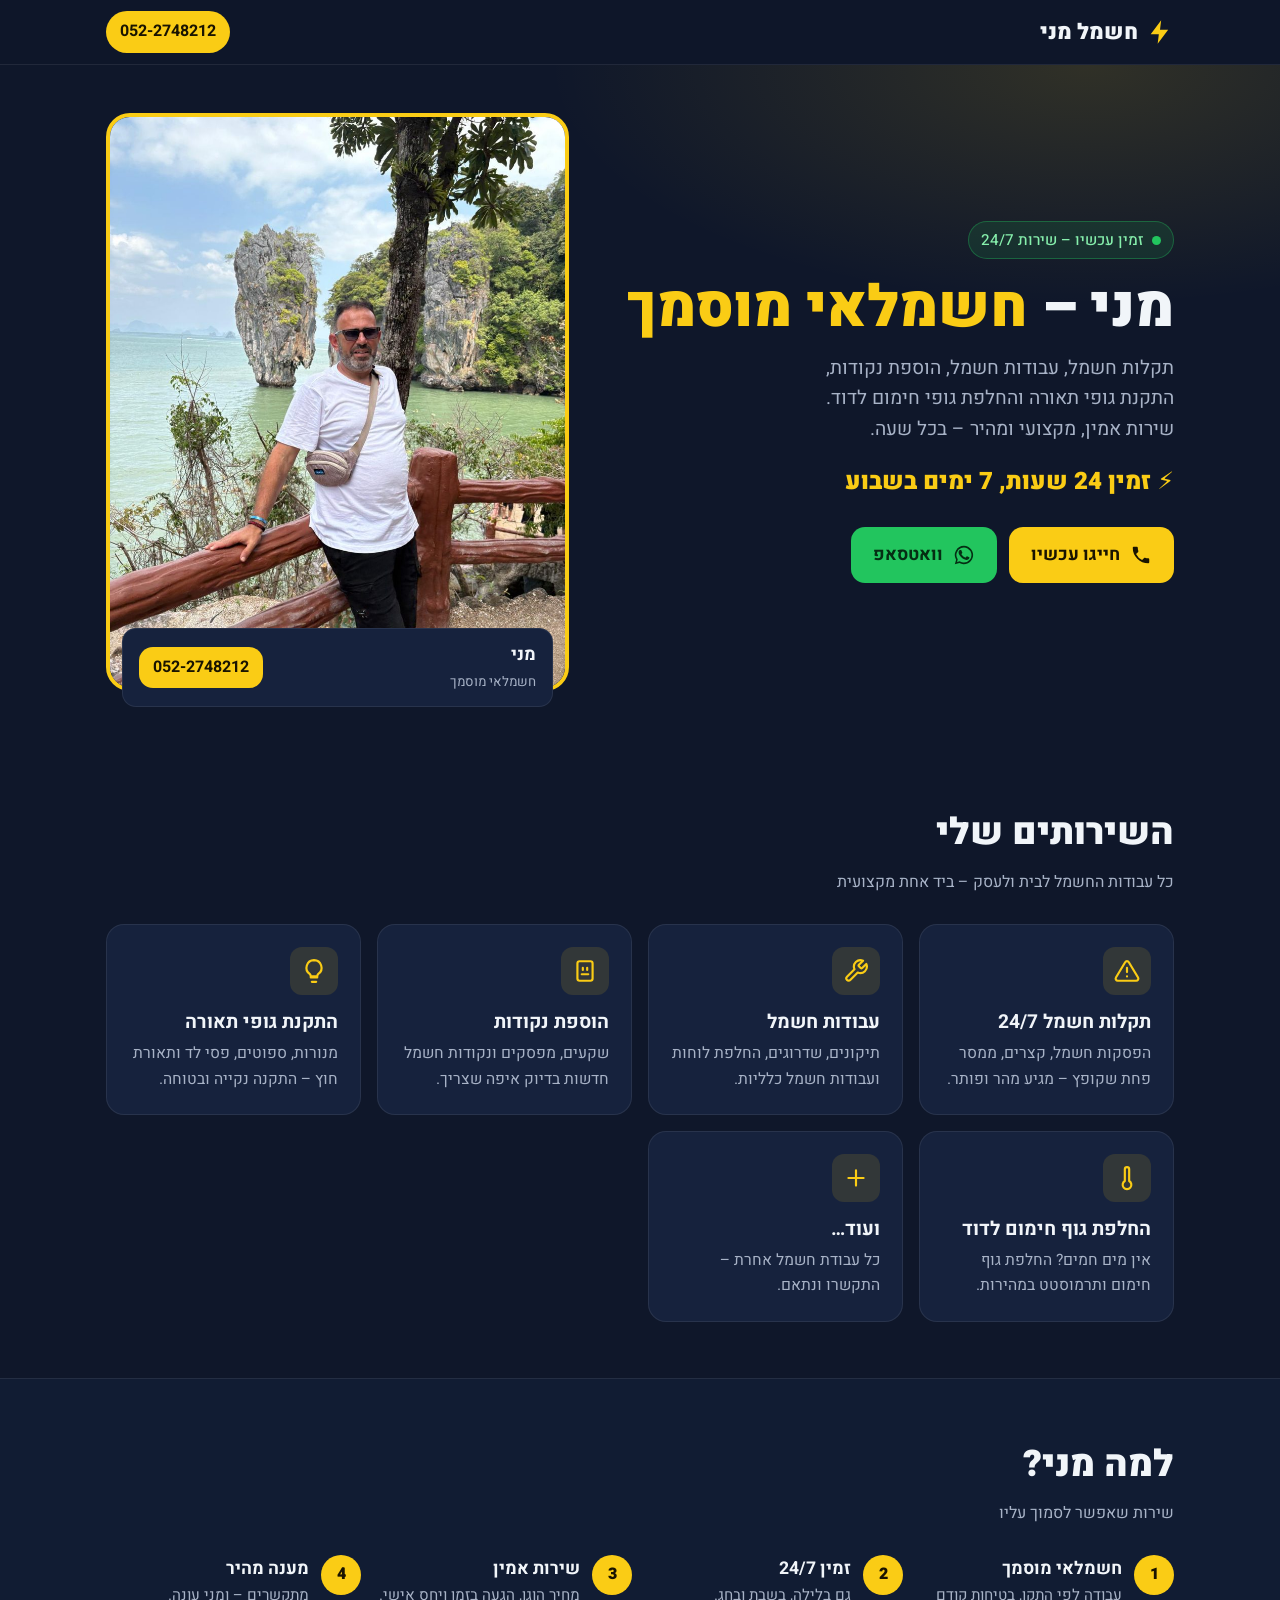
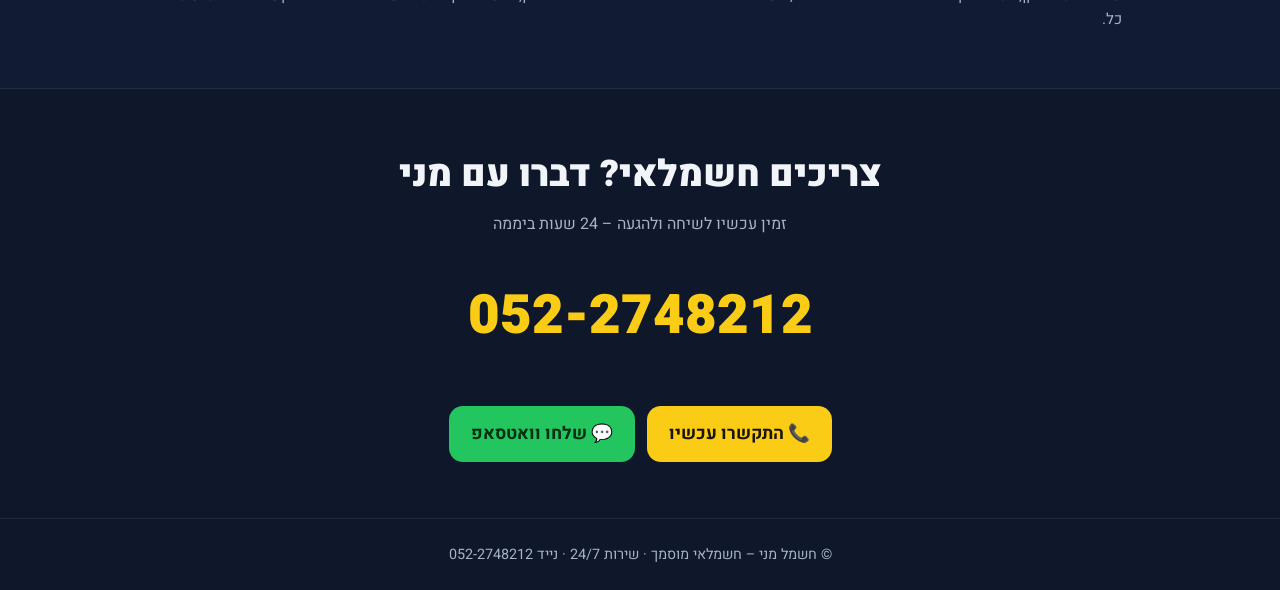
<file: site/index.html>
<!doctype html>
<html lang="he" dir="rtl">
<head>
<meta charset="utf-8">
<meta name="viewport" content="width=device-width, initial-scale=1">
<title>חשמל מני</title>
<meta name="description" content="חשמל מני – חשמלאי מוסמך, שירות 24/7. תקלות חשמל, עבודות חשמל, הוספת נקודות, התקנת גופי תאורה, החלפת גופי חימום לדוד. נייד 052-2748212.">
<link rel="preconnect" href="https://fonts.googleapis.com">
<link rel="preconnect" href="https://fonts.gstatic.com" crossorigin>
<link href="https://fonts.googleapis.com/css2?family=Heebo:wght@400;500;700;900&display=swap" rel="stylesheet">
<style>
  :root{
    --bg:#0f172a; --bg2:#111c33; --card:#16223d; --text:#f1f5f9; --muted:#a8b3c7;
    --accent:#facc15; --accent-ink:#1a1400; --wa:#22c55e; --line:rgba(255,255,255,.08);
  }
  *{box-sizing:border-box;margin:0;padding:0}
  html{scroll-behavior:smooth}
  body{font-family:"Heebo",system-ui,sans-serif;background:var(--bg);color:var(--text);line-height:1.6;padding-bottom:84px}
  a{color:inherit;text-decoration:none}
  .wrap{max-width:1100px;margin:0 auto;padding:0 16px}

  header{position:sticky;top:0;z-index:20;background:rgba(15,23,42,.92);backdrop-filter:blur(8px);border-bottom:1px solid var(--line)}
  .nav{display:flex;align-items:center;justify-content:space-between;height:64px;gap:12px}
  .logo{display:flex;align-items:center;gap:8px;font-weight:900;font-size:1.35rem}
  .logo svg{width:28px;height:28px;color:var(--accent)}
  .nav-phone{background:var(--accent);color:var(--accent-ink);font-weight:700;padding:8px 14px;border-radius:999px;white-space:nowrap;direction:ltr}

  .hero{padding:48px 0 56px;background:radial-gradient(900px 400px at 85% 0%,rgba(250,204,21,.14),transparent 60%)}
  .hero-grid{display:grid;grid-template-columns:1.1fr .9fr;gap:40px;align-items:center}
  .badge{display:inline-flex;align-items:center;gap:8px;background:rgba(34,197,94,.12);color:#86efac;border:1px solid rgba(34,197,94,.35);padding:6px 12px;border-radius:999px;font-weight:500;font-size:.95rem}
  .dot{width:9px;height:9px;border-radius:50%;background:var(--wa);box-shadow:0 0 0 0 rgba(34,197,94,.7);animation:pulse 1.8s infinite}
  @keyframes pulse{70%{box-shadow:0 0 0 10px rgba(34,197,94,0)}100%{box-shadow:0 0 0 0 rgba(34,197,94,0)}}
  h1{font-size:clamp(2.2rem,6vw,3.6rem);font-weight:900;line-height:1.1;margin:18px 0 12px}
  h1 span{color:var(--accent)}
  .lead{font-size:1.2rem;color:var(--muted);max-width:34ch}
  .big247{display:inline-block;margin-top:18px;font-weight:900;font-size:1.5rem;color:var(--accent)}
  .cta{display:flex;flex-wrap:wrap;gap:12px;margin-top:26px}
  .btn{display:inline-flex;align-items:center;gap:10px;font-weight:700;font-size:1.1rem;padding:14px 22px;border-radius:14px;transition:transform .15s}
  .btn:hover{transform:translateY(-2px)}
  .btn svg{width:22px;height:22px}
  .btn-call{background:var(--accent);color:var(--accent-ink)}
  .btn-wa{background:var(--wa);color:#052e13}
  .photo{position:relative}
  .photo img{width:100%;aspect-ratio:4/5;object-fit:cover;object-position:center 35%;border-radius:24px;border:4px solid var(--accent);display:block}
  .photo-tag{position:absolute;bottom:-16px;right:16px;left:16px;background:var(--card);border:1px solid var(--line);border-radius:14px;padding:12px 16px;display:flex;justify-content:space-between;align-items:center;gap:8px}
  .photo-tag b{font-size:1.1rem}
  .photo-tag small{color:var(--muted)}

  section{padding:56px 0}
  h2{font-size:clamp(1.7rem,4vw,2.3rem);font-weight:900;margin-bottom:8px}
  .sub{color:var(--muted);margin-bottom:28px}
  .services{display:grid;grid-template-columns:repeat(auto-fit,minmax(230px,1fr));gap:16px}
  .card{background:var(--card);border:1px solid var(--line);border-radius:18px;padding:22px}
  .card .ic{width:48px;height:48px;border-radius:12px;background:rgba(250,204,21,.12);color:var(--accent);display:grid;place-items:center;margin-bottom:12px}
  .card .ic svg{width:26px;height:26px}
  .card h3{font-size:1.2rem;margin-bottom:4px}
  .card p{color:var(--muted);font-size:.98rem}

  .why{background:var(--bg2);border-block:1px solid var(--line)}
  .why-grid{display:grid;grid-template-columns:repeat(auto-fit,minmax(200px,1fr));gap:16px}
  .why-item{display:flex;gap:12px;align-items:flex-start}
  .why-item .n{flex:none;width:40px;height:40px;border-radius:50%;background:var(--accent);color:var(--accent-ink);font-weight:900;display:grid;place-items:center}
  .why-item h3{font-size:1.1rem}
  .why-item p{color:var(--muted);font-size:.95rem}

  .contact{text-align:center}
  .phone-big{display:inline-block;direction:ltr;font-size:clamp(2rem,8vw,3.4rem);font-weight:900;color:var(--accent);margin:8px 0 20px}
  .contact .cta{justify-content:center}

  footer{border-top:1px solid var(--line);padding:24px 0;color:var(--muted);text-align:center;font-size:.9rem}

  .sticky-bar{position:fixed;bottom:0;left:0;right:0;z-index:30;display:none;gap:10px;padding:10px 16px;background:rgba(15,23,42,.96);border-top:1px solid var(--line)}
  .sticky-bar .btn{flex:1;justify-content:center;padding:12px}

  @media (max-width:820px){
    .hero-grid{grid-template-columns:1fr;gap:36px}
    .photo{order:-1;max-width:420px;margin:0 auto;width:100%}
    .hero{padding-top:28px;text-align:center}
    .lead{margin:0 auto}
    .cta{justify-content:center}
    .sticky-bar{display:flex}
    .nav-phone{display:none}
  }
  @media (min-width:821px){body{padding-bottom:0}}
</style>
</head>
<body>

<header>
  <div class="wrap nav">
    <a href="#top" class="logo">
      <svg viewBox="0 0 24 24" fill="currentColor"><path d="M13 2 4 14h7l-1 8 9-12h-7l1-8z"/></svg>
      חשמל מני
    </a>
    <a class="nav-phone" href="tel:0522748212">052-2748212</a>
  </div>
</header>

<main id="top">
  <section class="hero">
    <div class="wrap hero-grid">
      <div>
        <span class="badge"><span class="dot"></span> זמין עכשיו – שירות 24/7</span>
        <h1>מני – <span>חשמלאי מוסמך</span></h1>
        <p class="lead">תקלות חשמל, עבודות חשמל, הוספת נקודות, התקנת גופי תאורה והחלפת גופי חימום לדוד. שירות אמין, מקצועי ומהיר – בכל שעה.</p>
        <span class="big247">⚡ זמין 24 שעות, 7 ימים בשבוע</span>
        <div class="cta">
          <a class="btn btn-call" href="tel:0522748212">
            <svg viewBox="0 0 24 24" fill="currentColor"><path d="M6.6 10.8a15.1 15.1 0 0 0 6.6 6.6l2.2-2.2c.3-.3.7-.4 1-.2 1.1.4 2.3.6 3.6.6.6 0 1 .4 1 1V20c0 .6-.4 1-1 1A17 17 0 0 1 3 4c0-.6.4-1 1-1h3.5c.6 0 1 .4 1 1 0 1.3.2 2.5.6 3.6.1.3 0 .7-.2 1l-2.3 2.2z"/></svg>
            חייגו עכשיו
          </a>
          <a class="btn btn-wa" href="https://wa.me/972522748212?text=%D7%94%D7%99%D7%99%20%D7%9E%D7%A0%D7%99%2C%20%D7%90%D7%A0%D7%99%20%D7%A6%D7%A8%D7%99%D7%9A%20%D7%97%D7%A9%D7%9E%D7%9C%D7%90%D7%99" target="_blank" rel="noopener">
            <svg viewBox="0 0 24 24" fill="currentColor"><path d="M17.5 14.4c-.3-.1-1.8-.9-2-1s-.5-.1-.7.1-.8 1-1 1.2-.4.2-.6.1a8 8 0 0 1-4-3.5c-.3-.5.3-.5.9-1.6.1-.2 0-.4 0-.5l-.9-2.2c-.2-.6-.5-.5-.7-.5h-.6c-.2 0-.5.1-.8.4-.3.3-1 1-1 2.4s1 2.8 1.2 3c.1.2 2 3.1 4.9 4.3 1.8.8 2.5.8 3.4.7.6-.1 1.8-.7 2-1.4.3-.7.3-1.3.2-1.4l-.3-.2zM12 2a10 10 0 0 0-8.6 15.1L2 22l5-1.3A10 10 0 1 0 12 2zm0 18.2c-1.5 0-3-.4-4.3-1.2l-.3-.2-3 .8.8-2.9-.2-.3A8.2 8.2 0 1 1 12 20.2z"/></svg>
            וואטסאפ
          </a>
        </div>
      </div>
      <div class="photo">
        <img src="meni.jpg" alt="מני – חשמלאי מוסמך">
        <div class="photo-tag">
          <div><b>מני</b><br><small>חשמלאי מוסמך</small></div>
          <a class="btn btn-call" style="padding:8px 14px;font-size:1rem;direction:ltr" href="tel:0522748212">052-2748212</a>
        </div>
      </div>
    </div>
  </section>

  <section id="services">
    <div class="wrap">
      <h2>השירותים שלי</h2>
      <p class="sub">כל עבודות החשמל לבית ולעסק – ביד אחת מקצועית</p>
      <div class="services">
        <div class="card">
          <div class="ic"><svg viewBox="0 0 24 24" fill="none" stroke="currentColor" stroke-width="2" stroke-linecap="round" stroke-linejoin="round"><path d="M12 9v4M12 17h.01"/><path d="M10.3 3.9 1.8 18a2 2 0 0 0 1.7 3h17a2 2 0 0 0 1.7-3L13.7 3.9a2 2 0 0 0-3.4 0z"/></svg></div>
          <h3>תקלות חשמל 24/7</h3>
          <p>הפסקות חשמל, קצרים, ממסר פחת שקופץ – מגיע מהר ופותר.</p>
        </div>
        <div class="card">
          <div class="ic"><svg viewBox="0 0 24 24" fill="none" stroke="currentColor" stroke-width="2" stroke-linecap="round" stroke-linejoin="round"><path d="M14.7 6.3a1 1 0 0 0 0 1.4l1.6 1.6a1 1 0 0 0 1.4 0l3.8-3.8a6 6 0 0 1-7.9 7.9l-6.9 6.9a2.1 2.1 0 0 1-3-3l6.9-6.9a6 6 0 0 1 7.9-7.9l-3.8 3.8z"/></svg></div>
          <h3>עבודות חשמל</h3>
          <p>תיקונים, שדרוגים, החלפת לוחות ועבודות חשמל כלליות.</p>
        </div>
        <div class="card">
          <div class="ic"><svg viewBox="0 0 24 24" fill="none" stroke="currentColor" stroke-width="2" stroke-linecap="round" stroke-linejoin="round"><rect x="5" y="3" width="14" height="18" rx="2"/><path d="M10 9v2M14 9v2M9 15h6"/></svg></div>
          <h3>הוספת נקודות</h3>
          <p>שקעים, מפסקים ונקודות חשמל חדשות בדיוק איפה שצריך.</p>
        </div>
        <div class="card">
          <div class="ic"><svg viewBox="0 0 24 24" fill="none" stroke="currentColor" stroke-width="2" stroke-linecap="round" stroke-linejoin="round"><path d="M9 18h6M10 22h4"/><path d="M12 2a7 7 0 0 0-4 12.7c.6.5 1 1.3 1 2.3h6c0-1 .4-1.8 1-2.3A7 7 0 0 0 12 2z"/></svg></div>
          <h3>התקנת גופי תאורה</h3>
          <p>מנורות, ספוטים, פסי לד ותאורת חוץ – התקנה נקייה ובטוחה.</p>
        </div>
        <div class="card">
          <div class="ic"><svg viewBox="0 0 24 24" fill="none" stroke="currentColor" stroke-width="2" stroke-linecap="round" stroke-linejoin="round"><path d="M14 14.8V4a2 2 0 0 0-4 0v10.8a4 4 0 1 0 4 0z"/></svg></div>
          <h3>החלפת גוף חימום לדוד</h3>
          <p>אין מים חמים? החלפת גוף חימום ותרמוסטט במהירות.</p>
        </div>
        <div class="card">
          <div class="ic"><svg viewBox="0 0 24 24" fill="none" stroke="currentColor" stroke-width="2" stroke-linecap="round" stroke-linejoin="round"><path d="M12 5v14M5 12h14"/></svg></div>
          <h3>ועוד…</h3>
          <p>כל עבודת חשמל אחרת – התקשרו ונתאם.</p>
        </div>
      </div>
    </div>
  </section>

  <section class="why">
    <div class="wrap">
      <h2>למה מני?</h2>
      <p class="sub">שירות שאפשר לסמוך עליו</p>
      <div class="why-grid">
        <div class="why-item"><span class="n">1</span><div><h3>חשמלאי מוסמך</h3><p>עבודה לפי התקן, בטיחות קודם כל.</p></div></div>
        <div class="why-item"><span class="n">2</span><div><h3>זמין 24/7</h3><p>גם בלילה, בשבת ובחג.</p></div></div>
        <div class="why-item"><span class="n">3</span><div><h3>שירות אמין</h3><p>מחיר הוגן, הגעה בזמן ויחס אישי.</p></div></div>
        <div class="why-item"><span class="n">4</span><div><h3>מענה מהיר</h3><p>מתקשרים – ומני עונה.</p></div></div>
      </div>
    </div>
  </section>

  <section class="contact" id="contact">
    <div class="wrap">
      <h2>צריכים חשמלאי? דברו עם מני</h2>
      <p class="sub">זמין עכשיו לשיחה ולהגעה – 24 שעות ביממה</p>
      <a class="phone-big" href="tel:0522748212">052-2748212</a>
      <div class="cta">
        <a class="btn btn-call" href="tel:0522748212">📞 התקשרו עכשיו</a>
        <a class="btn btn-wa" href="https://wa.me/972522748212" target="_blank" rel="noopener">💬 שלחו וואטסאפ</a>
      </div>
    </div>
  </section>
</main>

<footer>
  <div class="wrap">© חשמל מני – חשמלאי מוסמך · שירות 24/7 · נייד <a href="tel:0522748212" style="direction:ltr;display:inline-block">052-2748212</a></div>
</footer>

<div class="sticky-bar">
  <a class="btn btn-call" href="tel:0522748212">📞 חייגו</a>
  <a class="btn btn-wa" href="https://wa.me/972522748212" target="_blank" rel="noopener">💬 וואטסאפ</a>
</div>

</body>
</html>
</file>
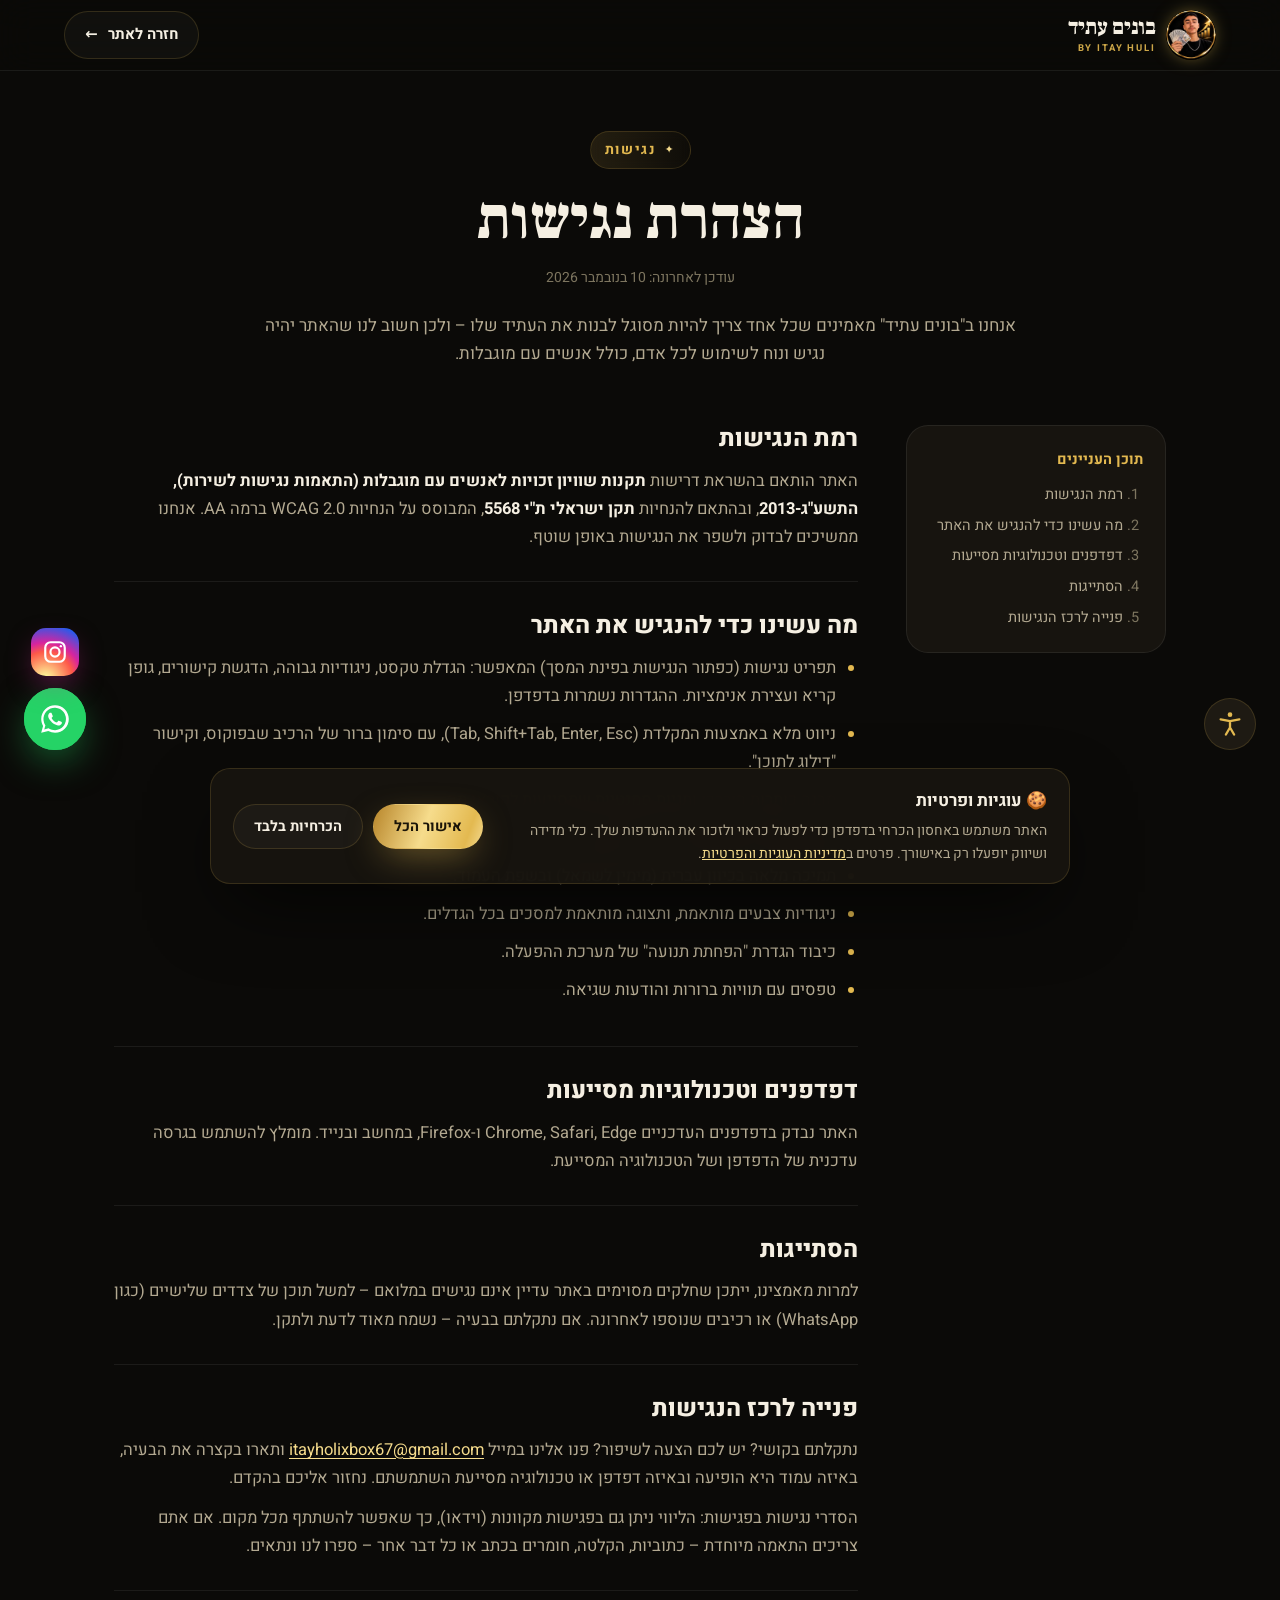
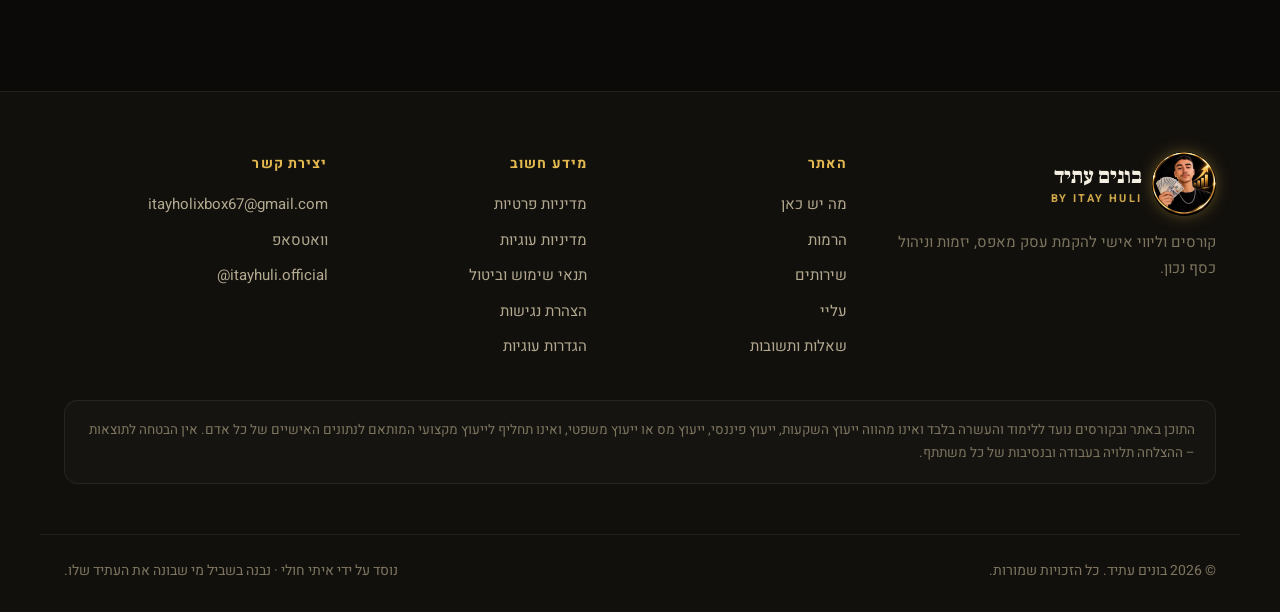
<file: docs/accessibility.html>
<!doctype html>
<html lang="he" dir="rtl" class="no-js">
<head>
<meta charset="utf-8">
<meta http-equiv="Content-Security-Policy" content="default-src 'self'; script-src 'self'; style-src 'self'; font-src 'self'; img-src 'self' data:; connect-src 'self'; object-src 'none'; base-uri 'self'; form-action 'self'; frame-src 'none'; worker-src 'none'; manifest-src 'self'; upgrade-insecure-requests">
<meta name="referrer" content="strict-origin-when-cross-origin">
<meta name="viewport" content="width=device-width, initial-scale=1">
<title>הצהרת נגישות | בונים עתיד לעסקים ולמתחילים</title>
<meta name="description" content="הצהרת הנגישות של אתר בונים עתיד.">
<meta property="og:site_name" content="בונים עתיד לעסקים ולמתחילים">
<meta property="og:title" content="בונים עתיד – מהתשוקה שלך לעסק משלך">
<meta property="og:description" content="ליווי אישי וקורסים בשלוש רמות להקמת עסק מאפס וניהול כסף נכון.">
<meta property="og:image" content="https://bonimatid.github.io/assets/founder.jpg">
<meta property="og:url" content="https://bonimatid.github.io/">
<meta property="og:type" content="website">
<meta property="og:locale" content="he_IL">
<meta name="theme-color" content="#0b0a08">
<link rel="icon" href="favicon.ico" sizes="any">
<link rel="icon" type="image/png" sizes="96x96" href="assets/icon-96.png">
<link rel="icon" type="image/png" sizes="192x192" href="assets/icon-192.png">
<link rel="apple-touch-icon" href="assets/apple-touch-icon.png">
<link rel="stylesheet" href="assets/fonts.css">
<link rel="stylesheet" href="styles.css">
</head>
<body class="legal-page">
<a class="skip-link" href="#main">דילוג לתוכן</a>
<header class="nav scrolled" id="nav">
  <div class="container nav-inner">
    <a href="index.html" class="brand" aria-label="בונים עתיד – לדף הבית">
      <span class="brand-mark brand-photo" aria-hidden="true"><picture><source srcset="assets/logo-face.webp" type="image/webp"><img src="assets/logo-face.jpg" alt="" width="256" height="256"></picture></span>
      <span class="brand-text"><span class="brand-name">בונים עתיד</span><span class="brand-by" dir="ltr" lang="en">BY ITAY HULI</span></span>
    </a>
    <a href="index.html" class="btn btn-ghost nav-back">חזרה לאתר <span class="arrow">←</span></a>
  </div>
</header>

<main id="main" class="legal">
  <div class="container legal-wrap">
    <div class="legal-head">
      <span class="kicker">נגישות</span>
      <h1>הצהרת נגישות</h1>
      <p class="legal-updated">עודכן לאחרונה: 10 בנובמבר 2026</p>
      <p class="legal-intro">אנחנו ב"בונים עתיד" מאמינים שכל אחד צריך להיות מסוגל לבנות את העתיד שלו – ולכן חשוב לנו שהאתר יהיה נגיש ונוח לשימוש לכל אדם, כולל אנשים עם מוגבלות.</p>
    </div>
    <div class="legal-grid">
      <nav class="legal-toc" aria-label="תוכן העניינים"><strong>תוכן העניינים</strong><ol><li><a href="#standard">רמת הנגישות</a></li><li><a href="#done">מה עשינו כדי להנגיש את האתר</a></li><li><a href="#browsers">דפדפנים וטכנולוגיות מסייעות</a></li><li><a href="#limits">הסתייגות</a></li><li><a href="#contact">פנייה לרכז הנגישות</a></li></ol></nav>
      <article class="legal-body"><section id="standard"><h2>רמת הנגישות</h2><p>האתר הותאם בהשראת דרישות <strong>תקנות שוויון זכויות לאנשים עם מוגבלות (התאמות נגישות לשירות), התשע"ג-2013</strong>, ובהתאם להנחיות <strong>תקן ישראלי ת"י 5568</strong>, המבוסס על הנחיות WCAG 2.0 ברמה AA. אנחנו ממשיכים לבדוק ולשפר את הנגישות באופן שוטף.</p></section><section id="done"><h2>מה עשינו כדי להנגיש את האתר</h2><ul><li>תפריט נגישות (כפתור הנגישות בפינת המסך) המאפשר: הגדלת טקסט, ניגודיות גבוהה, הדגשת קישורים, גופן קריא ועצירת אנימציות. ההגדרות נשמרות בדפדפן.</li><li>ניווט מלא באמצעות המקלדת (Tab, Shift+Tab, Enter, Esc), עם סימון ברור של הרכיב שבפוקוס, וקישור "דילוג לתוכן".</li><li>מבנה כותרות היררכי ותגיות סמנטיות שמסייעות לקוראי מסך.</li><li>טקסט חלופי לתמונות ותיאור לאייקונים.</li><li>תמיכה מלאה בכיוון עברית (מימין לשמאל) ובשפת העמוד.</li><li>ניגודיות צבעים מותאמת, ותצוגה מותאמת למסכים בכל הגדלים.</li><li>כיבוד הגדרת "הפחתת תנועה" של מערכת ההפעלה.</li><li>טפסים עם תוויות ברורות והודעות שגיאה.</li></ul></section><section id="browsers"><h2>דפדפנים וטכנולוגיות מסייעות</h2><p>האתר נבדק בדפדפנים העדכניים Chrome, Safari, Edge ו-Firefox, במחשב ובנייד. מומלץ להשתמש בגרסה עדכנית של הדפדפן ושל הטכנולוגיה המסייעת.</p></section><section id="limits"><h2>הסתייגות</h2><p>למרות מאמצינו, ייתכן שחלקים מסוימים באתר עדיין אינם נגישים במלואם – למשל תוכן של צדדים שלישיים (כגון WhatsApp) או רכיבים שנוספו לאחרונה. אם נתקלתם בבעיה – נשמח מאוד לדעת ולתקן.</p></section><section id="contact"><h2>פנייה לרכז הנגישות</h2><p>נתקלתם בקושי? יש לכם הצעה לשיפור? פנו אלינו במייל <a href="mailto:itayholixbox67@gmail.com" dir="ltr">itayholixbox67@gmail.com</a> ותארו בקצרה את הבעיה, באיזה עמוד היא הופיעה ובאיזה דפדפן או טכנולוגיה מסייעת השתמשתם. נחזור אליכם בהקדם.</p><p>הסדרי נגישות בפגישות: הליווי ניתן גם בפגישות מקוונות (וידאו), כך שאפשר להשתתף מכל מקום. אם אתם צריכים התאמה מיוחדת – כתוביות, הקלטה, חומרים בכתב או כל דבר אחר – ספרו לנו ונתאים.</p></section></article>
    </div>
  </div>
</main>

<!-- ============ FOOTER ============ -->
<footer class="footer">
  <div class="container footer-inner">
    <div class="footer-brand">
      <a href="index.html#top" class="brand">
        <span class="brand-mark brand-photo" aria-hidden="true"><picture><source srcset="assets/logo-face.webp" type="image/webp"><img src="assets/logo-face.jpg" alt="" width="256" height="256"></picture></span>
        <span class="brand-text"><span class="brand-name">בונים עתיד</span><span class="brand-by" dir="ltr" lang="en">BY ITAY HULI</span></span>
      </a>
      <p>קורסים וליווי אישי להקמת עסק מאפס, יזמות וניהול כסף נכון.</p>
    </div>
    <nav class="footer-links" aria-label="ניווט באתר">
      <h4>האתר</h4>
      <a href="index.html#what">מה יש כאן</a>
      <a href="index.html#levels">הרמות</a>
      <a href="index.html#services">שירותים</a>
      <a href="index.html#about">עליי</a>
      <a href="index.html#faq">שאלות ותשובות</a>
    </nav>
    <nav class="footer-links" aria-label="מידע משפטי">
      <h4>מידע חשוב</h4>
      <a href="privacy.html">מדיניות פרטיות</a>
      <a href="privacy.html#cookies">מדיניות עוגיות</a>
      <a href="terms.html">תנאי שימוש וביטול</a>
      <a href="accessibility.html">הצהרת נגישות</a>
      <button type="button" class="link-btn" data-cookie-settings>הגדרות עוגיות</button>
    </nav>
    <div class="footer-contact">
      <h4>יצירת קשר</h4>
      <a href="mailto:itayholixbox67@gmail.com" dir="ltr">itayholixbox67@gmail.com</a>
      <a href="#" data-wa target="_blank" rel="noopener">וואטסאפ</a>
      <a href="https://www.instagram.com/itayhuli.official/" target="_blank" rel="noopener" dir="ltr">@itayhuli.official</a>
    </div>
  </div>
  <div class="container footer-disclaimer">
    <p>התוכן באתר ובקורסים נועד ללימוד והעשרה בלבד ואינו מהווה ייעוץ השקעות, ייעוץ פיננסי, ייעוץ מס או ייעוץ משפטי, ואינו תחליף לייעוץ מקצועי המותאם לנתונים האישיים של כל אדם. אין הבטחה לתוצאות – ההצלחה תלויה בעבודה ובנסיבות של כל משתתף.</p>
  </div>
  <div class="container footer-bottom">
    <span>© <span id="year"></span> בונים עתיד. כל הזכויות שמורות.</span>
    <span>נוסד על ידי איתי חולי · נבנה בשביל מי שבונה את העתיד שלו.</span>
  </div>
</footer>

<script src="script.js"></script>
</body>
</html>
</file>
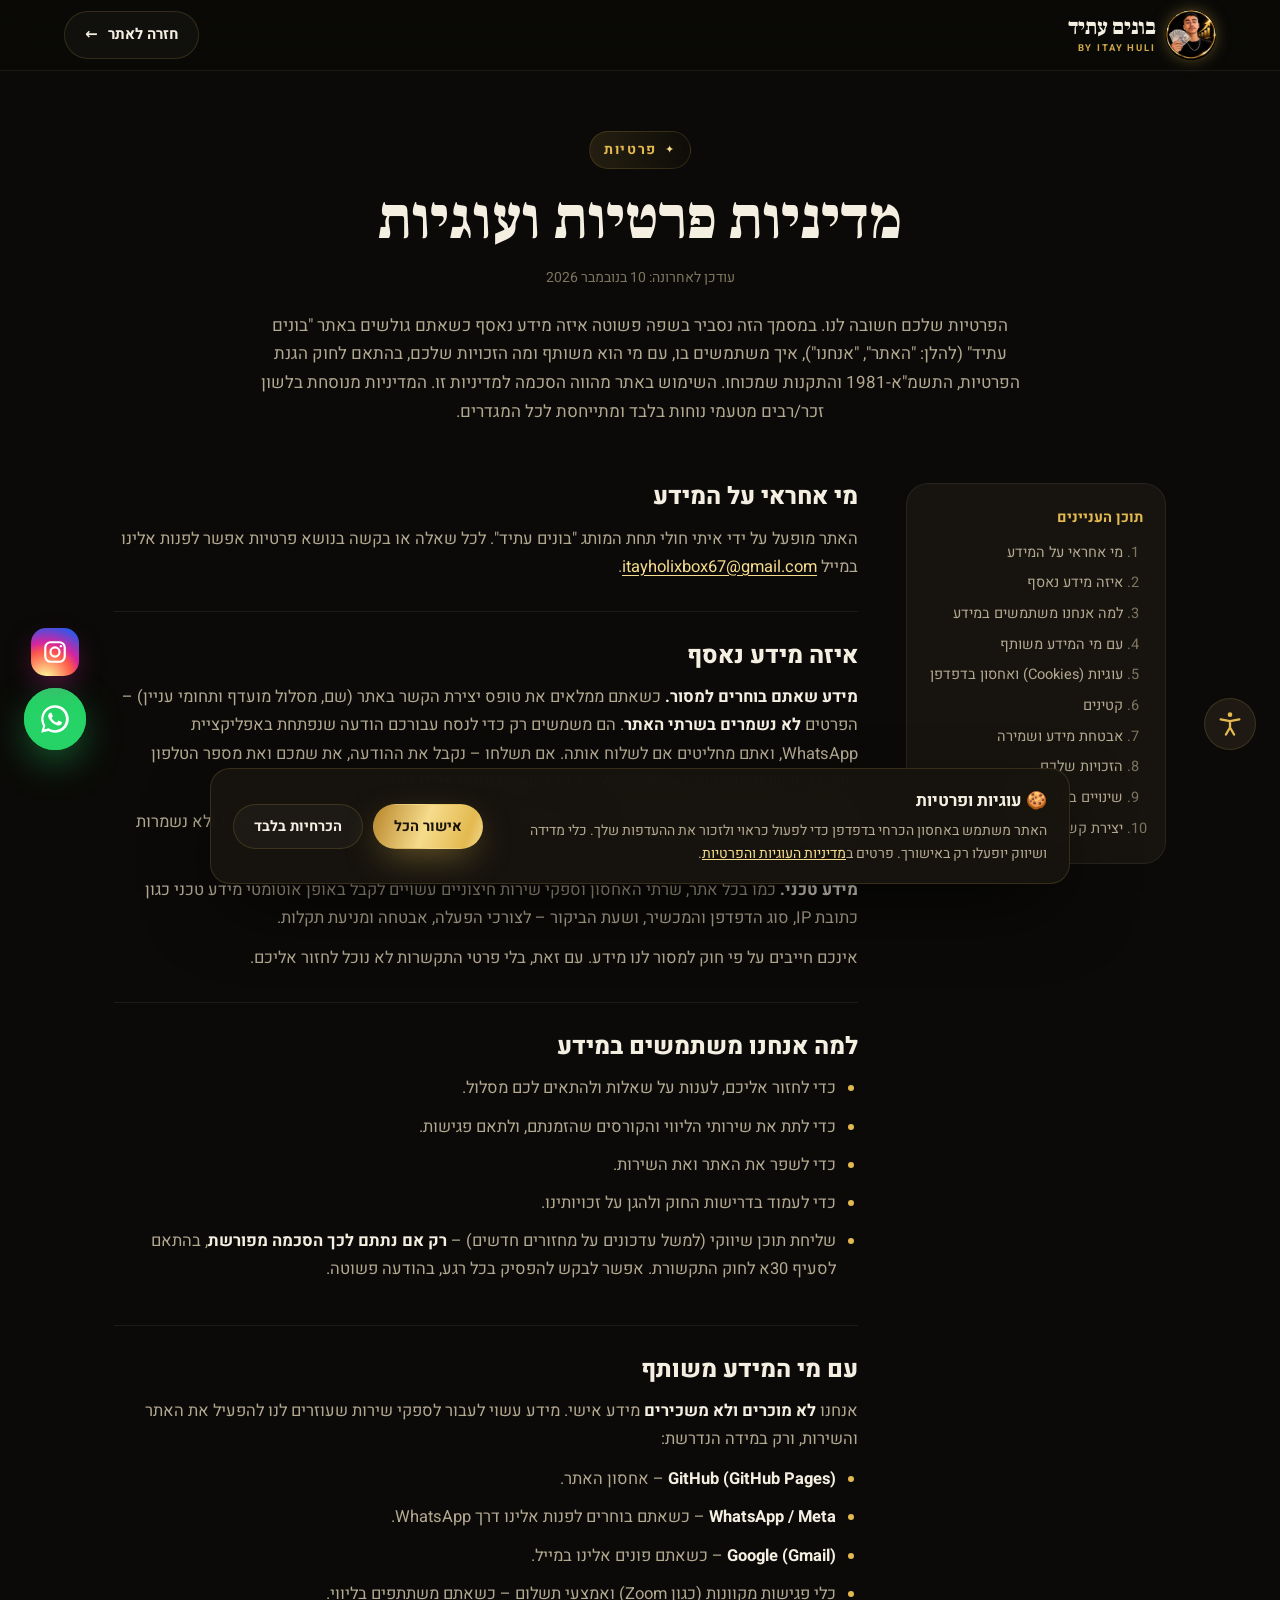
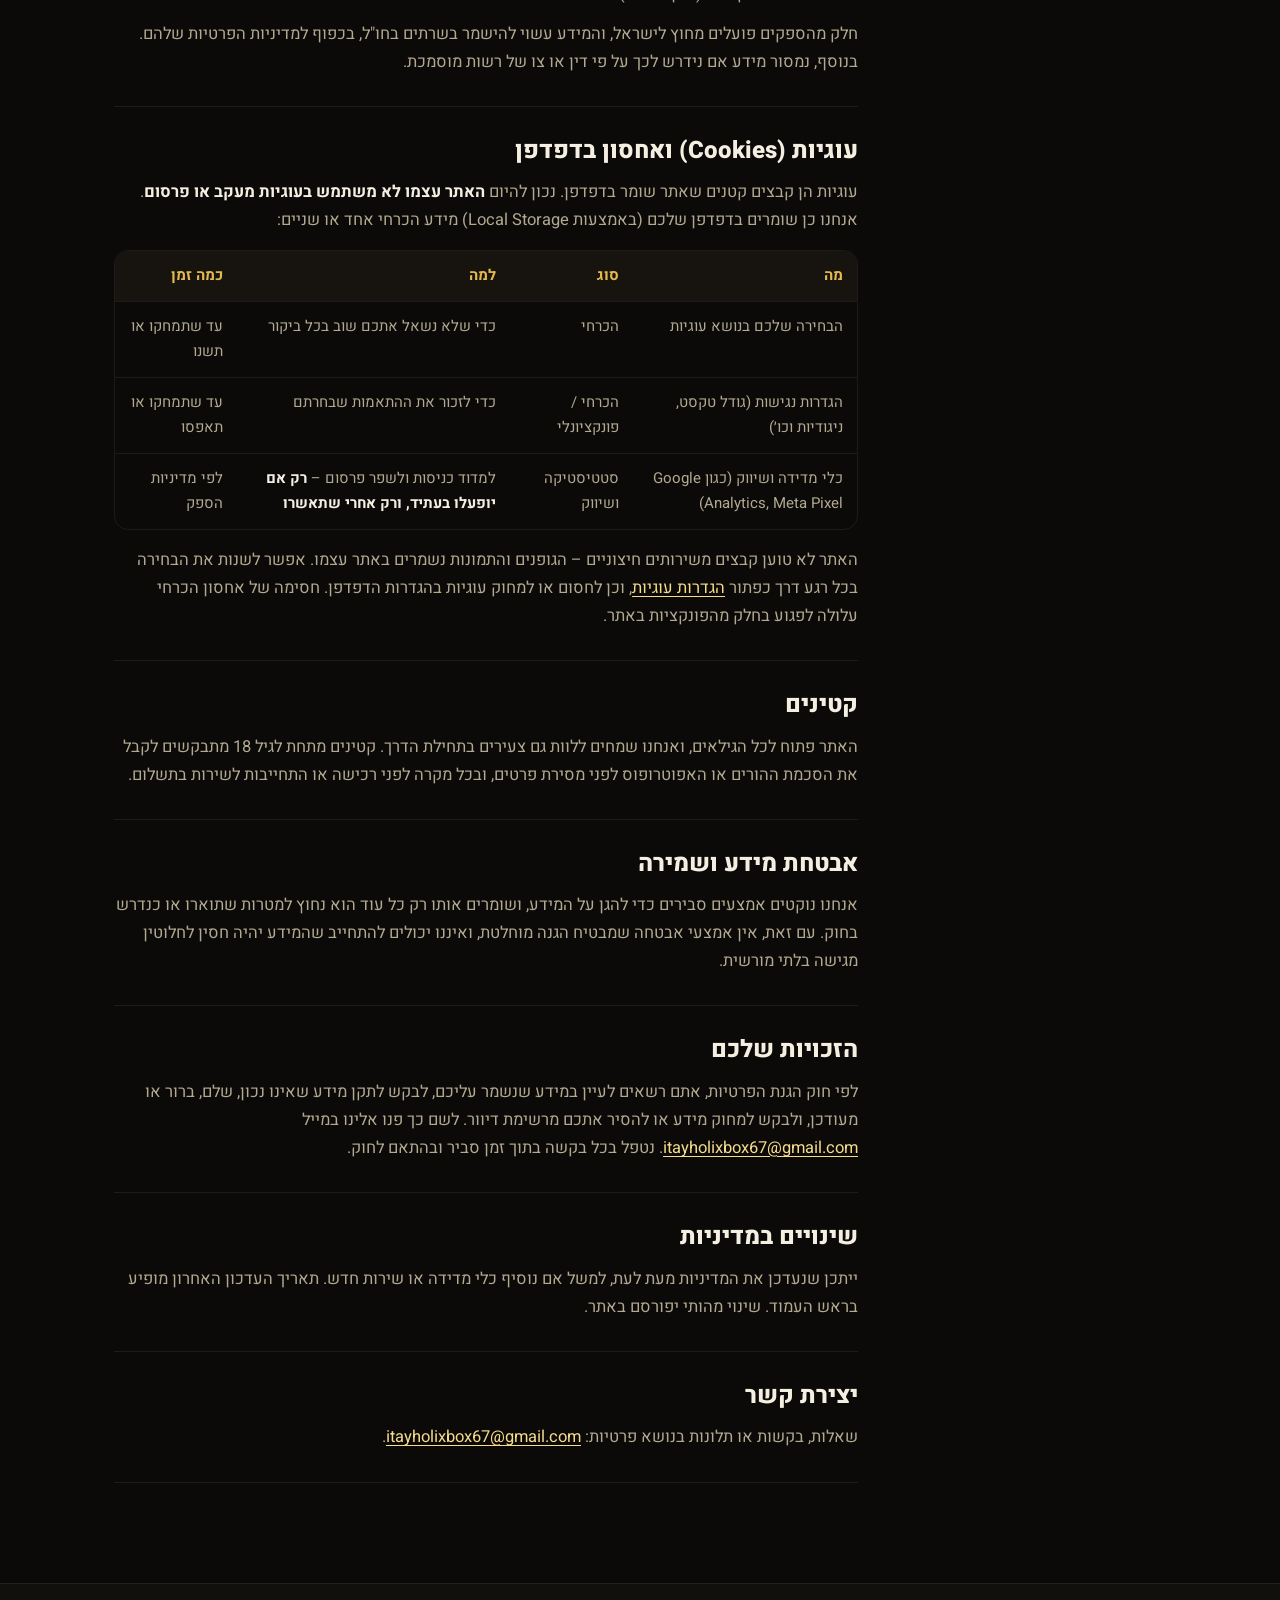
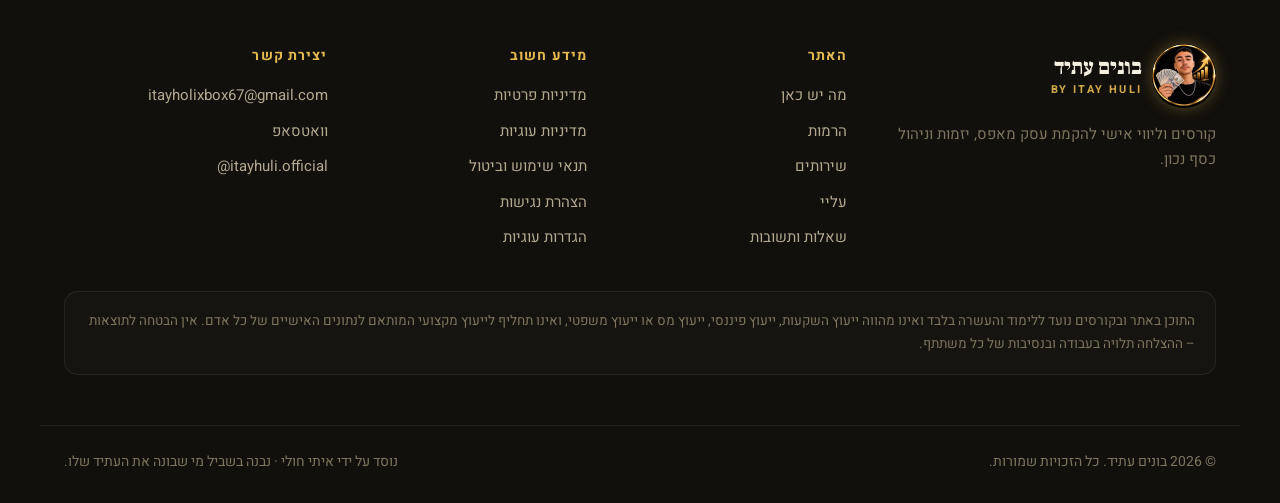
<file: docs/privacy.html>
<!doctype html>
<html lang="he" dir="rtl" class="no-js">
<head>
<meta charset="utf-8">
<meta http-equiv="Content-Security-Policy" content="default-src 'self'; script-src 'self'; style-src 'self'; font-src 'self'; img-src 'self' data:; connect-src 'self'; object-src 'none'; base-uri 'self'; form-action 'self'; frame-src 'none'; worker-src 'none'; manifest-src 'self'; upgrade-insecure-requests">
<meta name="referrer" content="strict-origin-when-cross-origin">
<meta name="viewport" content="width=device-width, initial-scale=1">
<title>מדיניות פרטיות ועוגיות | בונים עתיד לעסקים ולמתחילים</title>
<meta name="description" content="מדיניות הפרטיות והעוגיות של אתר בונים עתיד – איזה מידע נאסף, למה, ומה הזכויות שלכם.">
<meta property="og:site_name" content="בונים עתיד לעסקים ולמתחילים">
<meta property="og:title" content="בונים עתיד – מהתשוקה שלך לעסק משלך">
<meta property="og:description" content="ליווי אישי וקורסים בשלוש רמות להקמת עסק מאפס וניהול כסף נכון.">
<meta property="og:image" content="https://bonimatid.github.io/assets/founder.jpg">
<meta property="og:url" content="https://bonimatid.github.io/">
<meta property="og:type" content="website">
<meta property="og:locale" content="he_IL">
<meta name="theme-color" content="#0b0a08">
<link rel="icon" href="favicon.ico" sizes="any">
<link rel="icon" type="image/png" sizes="96x96" href="assets/icon-96.png">
<link rel="icon" type="image/png" sizes="192x192" href="assets/icon-192.png">
<link rel="apple-touch-icon" href="assets/apple-touch-icon.png">
<link rel="stylesheet" href="assets/fonts.css">
<link rel="stylesheet" href="styles.css">
</head>
<body class="legal-page">
<a class="skip-link" href="#main">דילוג לתוכן</a>
<header class="nav scrolled" id="nav">
  <div class="container nav-inner">
    <a href="index.html" class="brand" aria-label="בונים עתיד – לדף הבית">
      <span class="brand-mark brand-photo" aria-hidden="true"><picture><source srcset="assets/logo-face.webp" type="image/webp"><img src="assets/logo-face.jpg" alt="" width="256" height="256"></picture></span>
      <span class="brand-text"><span class="brand-name">בונים עתיד</span><span class="brand-by" dir="ltr" lang="en">BY ITAY HULI</span></span>
    </a>
    <a href="index.html" class="btn btn-ghost nav-back">חזרה לאתר <span class="arrow">←</span></a>
  </div>
</header>

<main id="main" class="legal">
  <div class="container legal-wrap">
    <div class="legal-head">
      <span class="kicker">פרטיות</span>
      <h1>מדיניות פרטיות ועוגיות</h1>
      <p class="legal-updated">עודכן לאחרונה: 10 בנובמבר 2026</p>
      <p class="legal-intro">הפרטיות שלכם חשובה לנו. במסמך הזה נסביר בשפה פשוטה איזה מידע נאסף כשאתם גולשים באתר "בונים עתיד" (להלן: "האתר", "אנחנו"), איך משתמשים בו, עם מי הוא משותף ומה הזכויות שלכם, בהתאם לחוק הגנת הפרטיות, התשמ"א-1981 והתקנות שמכוחו. השימוש באתר מהווה הסכמה למדיניות זו. המדיניות מנוסחת בלשון זכר/רבים מטעמי נוחות בלבד ומתייחסת לכל המגדרים.</p>
    </div>
    <div class="legal-grid">
      <nav class="legal-toc" aria-label="תוכן העניינים"><strong>תוכן העניינים</strong><ol><li><a href="#who">מי אחראי על המידע</a></li><li><a href="#collect">איזה מידע נאסף</a></li><li><a href="#use">למה אנחנו משתמשים במידע</a></li><li><a href="#share">עם מי המידע משותף</a></li><li><a href="#cookies">עוגיות (Cookies) ואחסון בדפדפן</a></li><li><a href="#minors">קטינים</a></li><li><a href="#security">אבטחת מידע ושמירה</a></li><li><a href="#rights">הזכויות שלכם</a></li><li><a href="#changes">שינויים במדיניות</a></li><li><a href="#contact">יצירת קשר</a></li></ol></nav>
      <article class="legal-body"><section id="who"><h2>מי אחראי על המידע</h2><p>האתר מופעל על ידי איתי חולי תחת המותג "בונים עתיד". לכל שאלה או בקשה בנושא פרטיות אפשר לפנות אלינו במייל <a href="mailto:itayholixbox67@gmail.com" dir="ltr">itayholixbox67@gmail.com</a>.</p></section><section id="collect"><h2>איזה מידע נאסף</h2><p><strong>מידע שאתם בוחרים למסור.</strong> כשאתם ממלאים את טופס יצירת הקשר באתר (שם, מסלול מועדף ותחומי עניין) – הפרטים <strong>לא נשמרים בשרתי האתר</strong>. הם משמשים רק כדי לנסח עבורכם הודעה שנפתחת באפליקציית WhatsApp, ואתם מחליטים אם לשלוח אותה. אם תשלחו – נקבל את ההודעה, את שמכם ואת מספר הטלפון שלכם כפי שהם מופיעים ב-WhatsApp. כך גם כשאתם פונים אלינו במייל.</p><p><strong>תשובות לבדיקת "באיזו רמה אני".</strong> הבדיקה מתבצעת בדפדפן שלכם בלבד. התשובות לא נשלחות ולא נשמרות אצלנו.</p><p><strong>מידע טכני.</strong> כמו בכל אתר, שרתי האחסון וספקי שירות חיצוניים עשויים לקבל באופן אוטומטי מידע טכני כגון כתובת IP, סוג הדפדפן והמכשיר, ושעת הביקור – לצורכי הפעלה, אבטחה ומניעת תקלות.</p><p>אינכם חייבים על פי חוק למסור לנו מידע. עם זאת, בלי פרטי התקשרות לא נוכל לחזור אליכם.</p></section><section id="use"><h2>למה אנחנו משתמשים במידע</h2><ul><li>כדי לחזור אליכם, לענות על שאלות ולהתאים לכם מסלול.</li><li>כדי לתת את שירותי הליווי והקורסים שהזמנתם, ולתאם פגישות.</li><li>כדי לשפר את האתר ואת השירות.</li><li>כדי לעמוד בדרישות החוק ולהגן על זכויותינו.</li><li>שליחת תוכן שיווקי (למשל עדכונים על מחזורים חדשים) – <strong>רק אם נתתם לכך הסכמה מפורשת</strong>, בהתאם לסעיף 30א לחוק התקשורת. אפשר לבקש להפסיק בכל רגע, בהודעה פשוטה.</li></ul></section><section id="share"><h2>עם מי המידע משותף</h2><p>אנחנו <strong>לא מוכרים ולא משכירים</strong> מידע אישי. מידע עשוי לעבור לספקי שירות שעוזרים לנו להפעיל את האתר והשירות, ורק במידה הנדרשת:</p><ul><li><strong>GitHub (GitHub Pages)</strong> – אחסון האתר.</li><li><strong>WhatsApp / Meta</strong> – כשאתם בוחרים לפנות אלינו דרך WhatsApp.</li><li><strong>Google (Gmail)</strong> – כשאתם פונים אלינו במייל.</li><li>כלי פגישות מקוונות (כגון Zoom) ואמצעי תשלום – כשאתם משתתפים בליווי.</li></ul><p>חלק מהספקים פועלים מחוץ לישראל, והמידע עשוי להישמר בשרתים בחו"ל, בכפוף למדיניות הפרטיות שלהם. בנוסף, נמסור מידע אם נידרש לכך על פי דין או צו של רשות מוסמכת.</p></section><section id="cookies"><h2>עוגיות (Cookies) ואחסון בדפדפן</h2><p>עוגיות הן קבצים קטנים שאתר שומר בדפדפן. נכון להיום <strong>האתר עצמו לא משתמש בעוגיות מעקב או פרסום</strong>. אנחנו כן שומרים בדפדפן שלכם (באמצעות Local Storage) מידע הכרחי אחד או שניים:</p><div class="table-wrap"><table><thead><tr><th>מה</th><th>סוג</th><th>למה</th><th>כמה זמן</th></tr></thead><tbody><tr><td>הבחירה שלכם בנושא עוגיות</td><td>הכרחי</td><td>כדי שלא נשאל אתכם שוב בכל ביקור</td><td>עד שתמחקו או תשנו</td></tr><tr><td>הגדרות נגישות (גודל טקסט, ניגודיות וכו׳)</td><td>הכרחי / פונקציונלי</td><td>כדי לזכור את ההתאמות שבחרתם</td><td>עד שתמחקו או תאפסו</td></tr><tr><td>כלי מדידה ושיווק (כגון Google Analytics, Meta Pixel)</td><td>סטטיסטיקה ושיווק</td><td>למדוד כניסות ולשפר פרסום – <strong>רק אם יופעלו בעתיד, ורק אחרי שתאשרו</strong></td><td>לפי מדיניות הספק</td></tr></tbody></table></div><p>האתר לא טוען קבצים משירותים חיצוניים – הגופנים והתמונות נשמרים באתר עצמו. אפשר לשנות את הבחירה בכל רגע דרך כפתור <button type="button" class="link-btn" data-cookie-settings>הגדרות עוגיות</button>, וכן לחסום או למחוק עוגיות בהגדרות הדפדפן. חסימה של אחסון הכרחי עלולה לפגוע בחלק מהפונקציות באתר.</p></section><section id="minors"><h2>קטינים</h2><p>האתר פתוח לכל הגילאים, ואנחנו שמחים ללוות גם צעירים בתחילת הדרך. קטינים מתחת לגיל 18 מתבקשים לקבל את הסכמת ההורים או האפוטרופוס לפני מסירת פרטים, ובכל מקרה לפני רכישה או התחייבות לשירות בתשלום.</p></section><section id="security"><h2>אבטחת מידע ושמירה</h2><p>אנחנו נוקטים אמצעים סבירים כדי להגן על המידע, ושומרים אותו רק כל עוד הוא נחוץ למטרות שתוארו או כנדרש בחוק. עם זאת, אין אמצעי אבטחה שמבטיח הגנה מוחלטת, ואיננו יכולים להתחייב שהמידע יהיה חסין לחלוטין מגישה בלתי מורשית.</p></section><section id="rights"><h2>הזכויות שלכם</h2><p>לפי חוק הגנת הפרטיות, אתם רשאים לעיין במידע שנשמר עליכם, לבקש לתקן מידע שאינו נכון, שלם, ברור או מעודכן, ולבקש למחוק מידע או להסיר אתכם מרשימת דיוור. לשם כך פנו אלינו במייל <a href="mailto:itayholixbox67@gmail.com" dir="ltr">itayholixbox67@gmail.com</a>. נטפל בכל בקשה בתוך זמן סביר ובהתאם לחוק.</p></section><section id="changes"><h2>שינויים במדיניות</h2><p>ייתכן שנעדכן את המדיניות מעת לעת, למשל אם נוסיף כלי מדידה או שירות חדש. תאריך העדכון האחרון מופיע בראש העמוד. שינוי מהותי יפורסם באתר.</p></section><section id="contact"><h2>יצירת קשר</h2><p>שאלות, בקשות או תלונות בנושא פרטיות: <a href="mailto:itayholixbox67@gmail.com" dir="ltr">itayholixbox67@gmail.com</a>.</p></section></article>
    </div>
  </div>
</main>

<!-- ============ FOOTER ============ -->
<footer class="footer">
  <div class="container footer-inner">
    <div class="footer-brand">
      <a href="index.html#top" class="brand">
        <span class="brand-mark brand-photo" aria-hidden="true"><picture><source srcset="assets/logo-face.webp" type="image/webp"><img src="assets/logo-face.jpg" alt="" width="256" height="256"></picture></span>
        <span class="brand-text"><span class="brand-name">בונים עתיד</span><span class="brand-by" dir="ltr" lang="en">BY ITAY HULI</span></span>
      </a>
      <p>קורסים וליווי אישי להקמת עסק מאפס, יזמות וניהול כסף נכון.</p>
    </div>
    <nav class="footer-links" aria-label="ניווט באתר">
      <h4>האתר</h4>
      <a href="index.html#what">מה יש כאן</a>
      <a href="index.html#levels">הרמות</a>
      <a href="index.html#services">שירותים</a>
      <a href="index.html#about">עליי</a>
      <a href="index.html#faq">שאלות ותשובות</a>
    </nav>
    <nav class="footer-links" aria-label="מידע משפטי">
      <h4>מידע חשוב</h4>
      <a href="privacy.html">מדיניות פרטיות</a>
      <a href="privacy.html#cookies">מדיניות עוגיות</a>
      <a href="terms.html">תנאי שימוש וביטול</a>
      <a href="accessibility.html">הצהרת נגישות</a>
      <button type="button" class="link-btn" data-cookie-settings>הגדרות עוגיות</button>
    </nav>
    <div class="footer-contact">
      <h4>יצירת קשר</h4>
      <a href="mailto:itayholixbox67@gmail.com" dir="ltr">itayholixbox67@gmail.com</a>
      <a href="#" data-wa target="_blank" rel="noopener">וואטסאפ</a>
      <a href="https://www.instagram.com/itayhuli.official/" target="_blank" rel="noopener" dir="ltr">@itayhuli.official</a>
    </div>
  </div>
  <div class="container footer-disclaimer">
    <p>התוכן באתר ובקורסים נועד ללימוד והעשרה בלבד ואינו מהווה ייעוץ השקעות, ייעוץ פיננסי, ייעוץ מס או ייעוץ משפטי, ואינו תחליף לייעוץ מקצועי המותאם לנתונים האישיים של כל אדם. אין הבטחה לתוצאות – ההצלחה תלויה בעבודה ובנסיבות של כל משתתף.</p>
  </div>
  <div class="container footer-bottom">
    <span>© <span id="year"></span> בונים עתיד. כל הזכויות שמורות.</span>
    <span>נוסד על ידי איתי חולי · נבנה בשביל מי שבונה את העתיד שלו.</span>
  </div>
</footer>

<script src="script.js"></script>
</body>
</html>
</file>
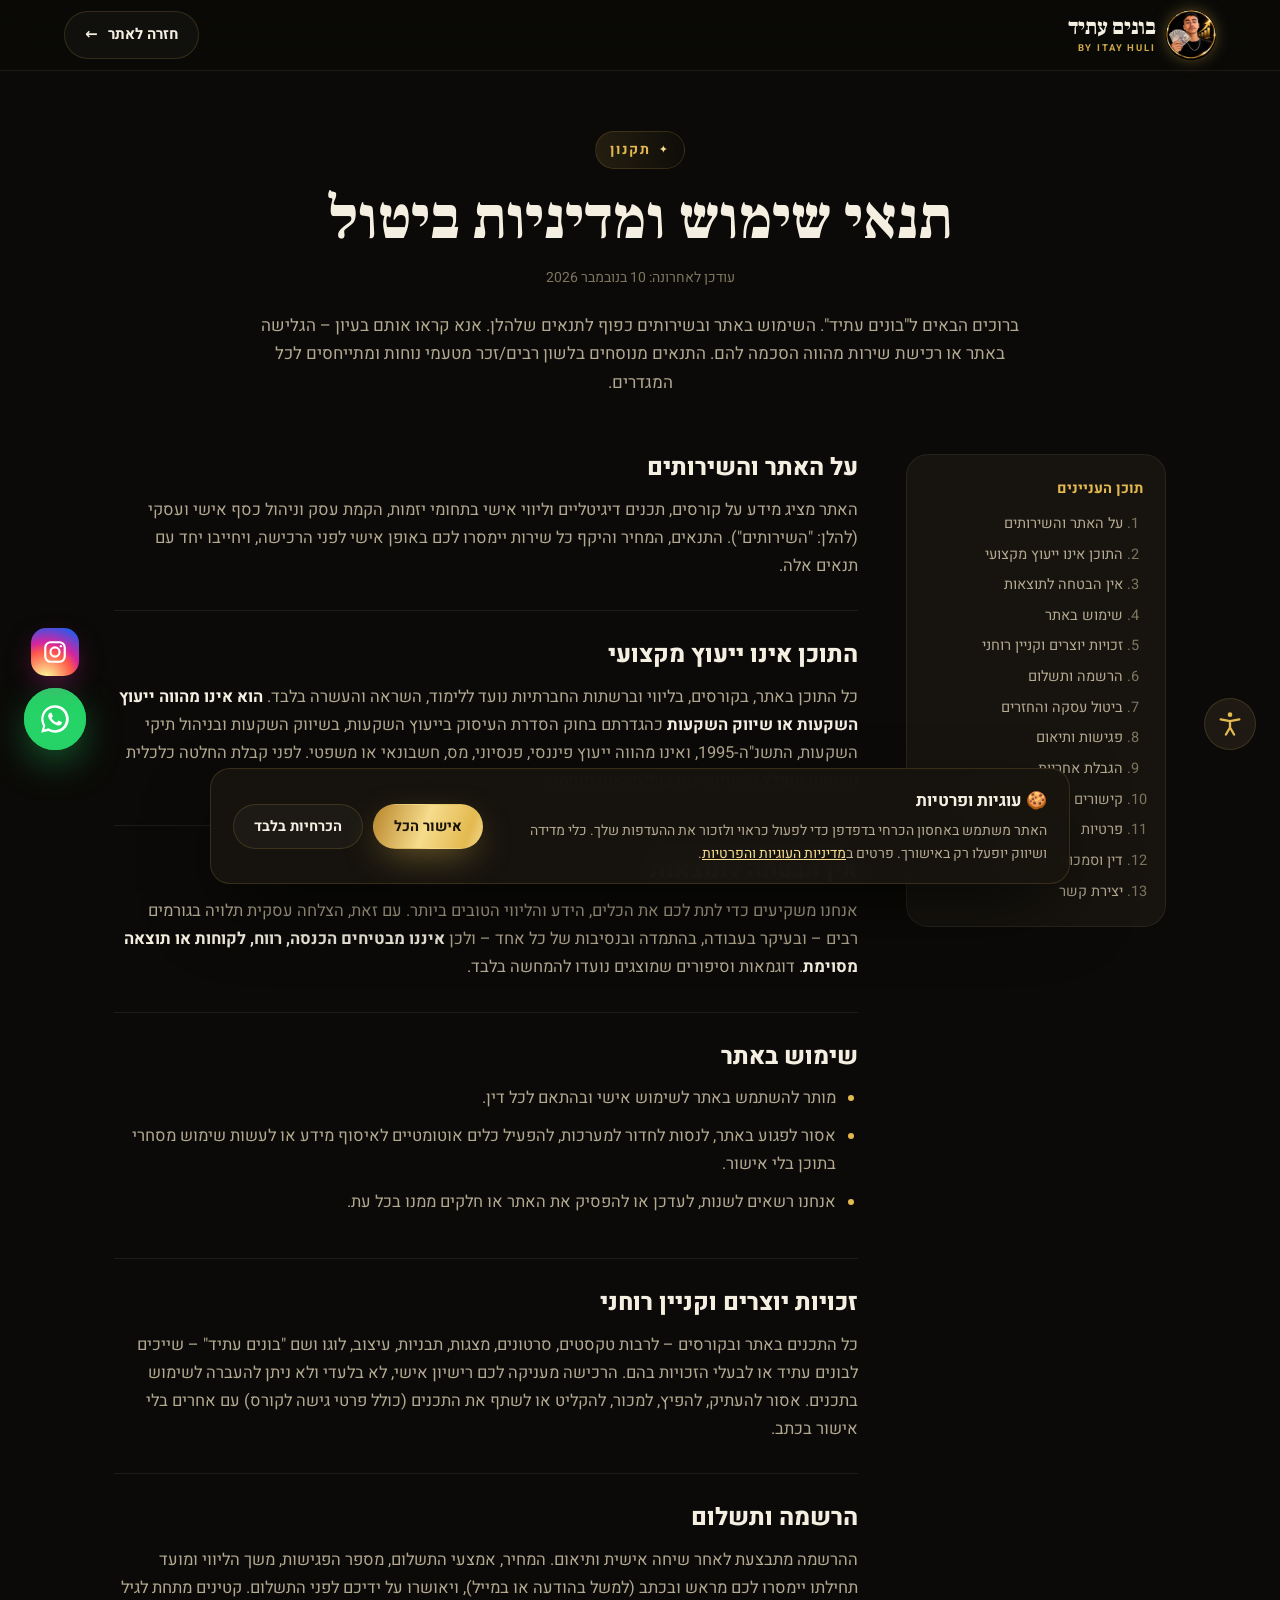
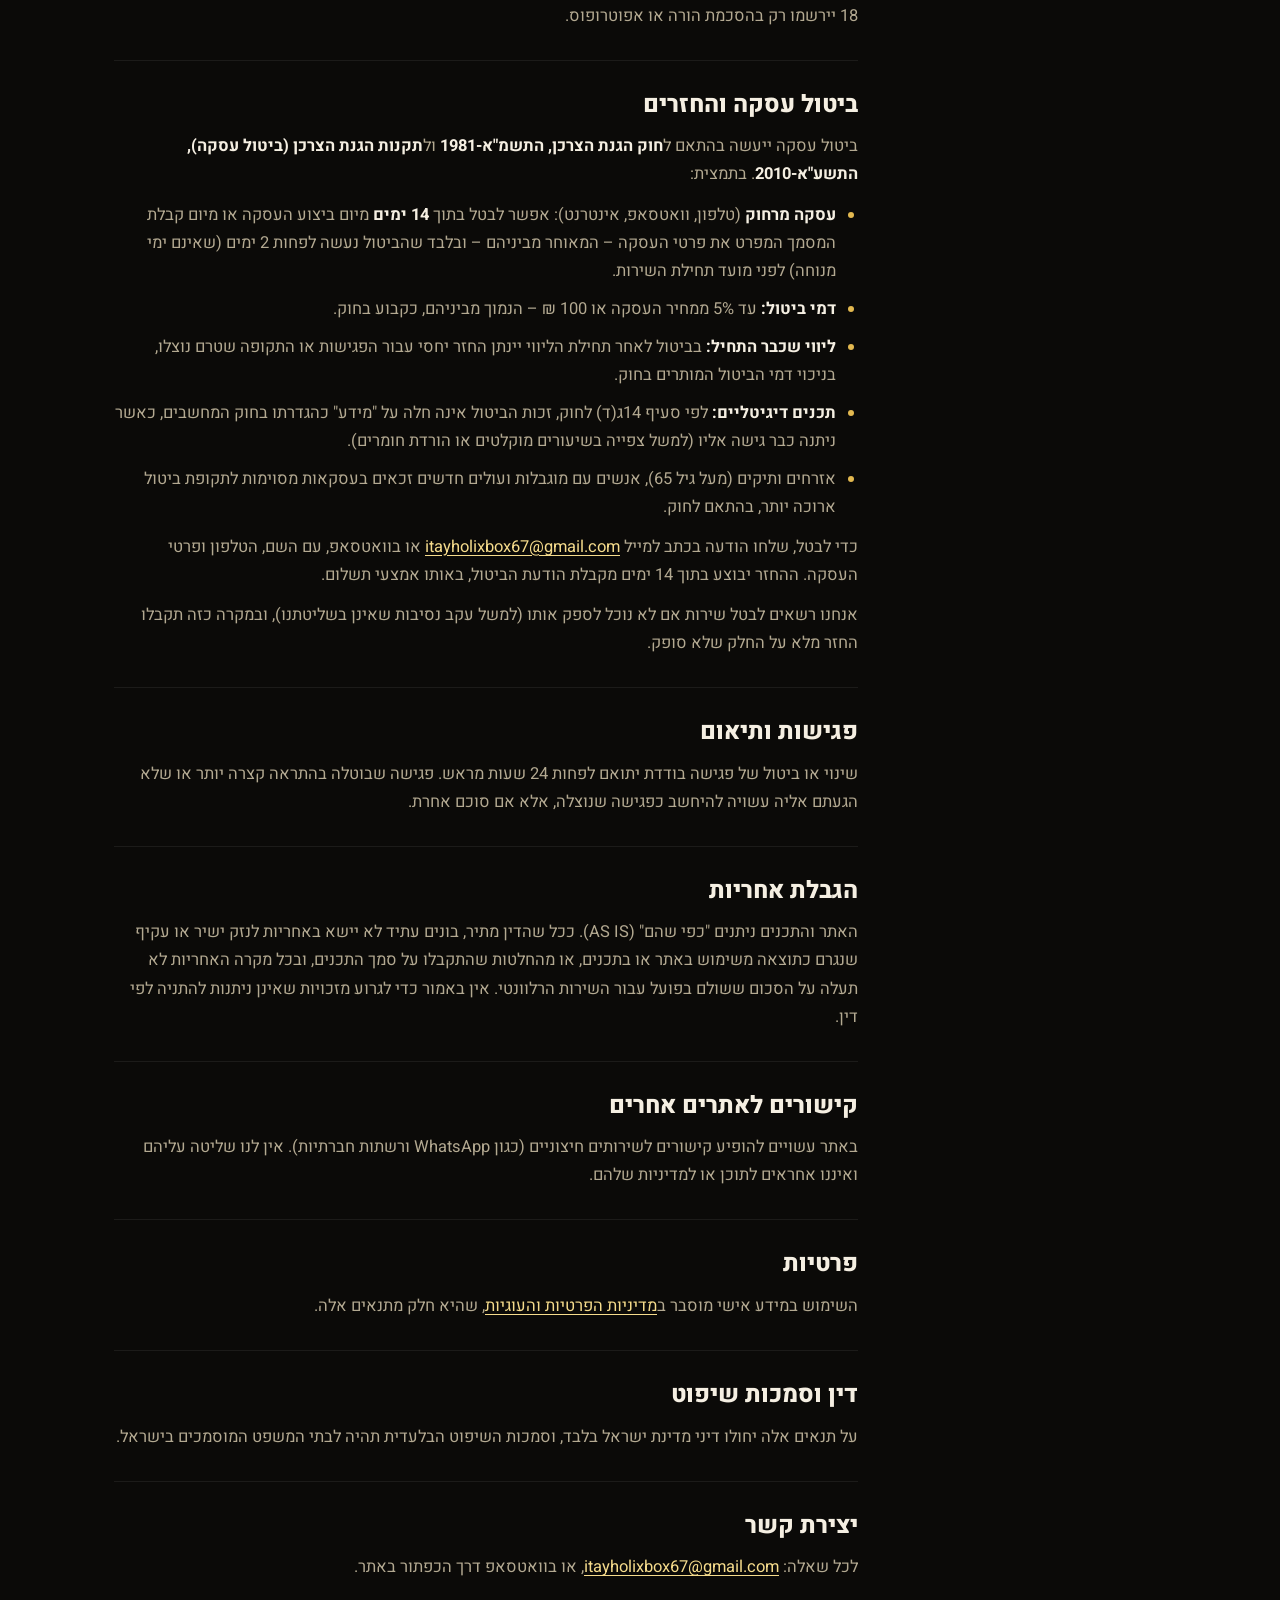
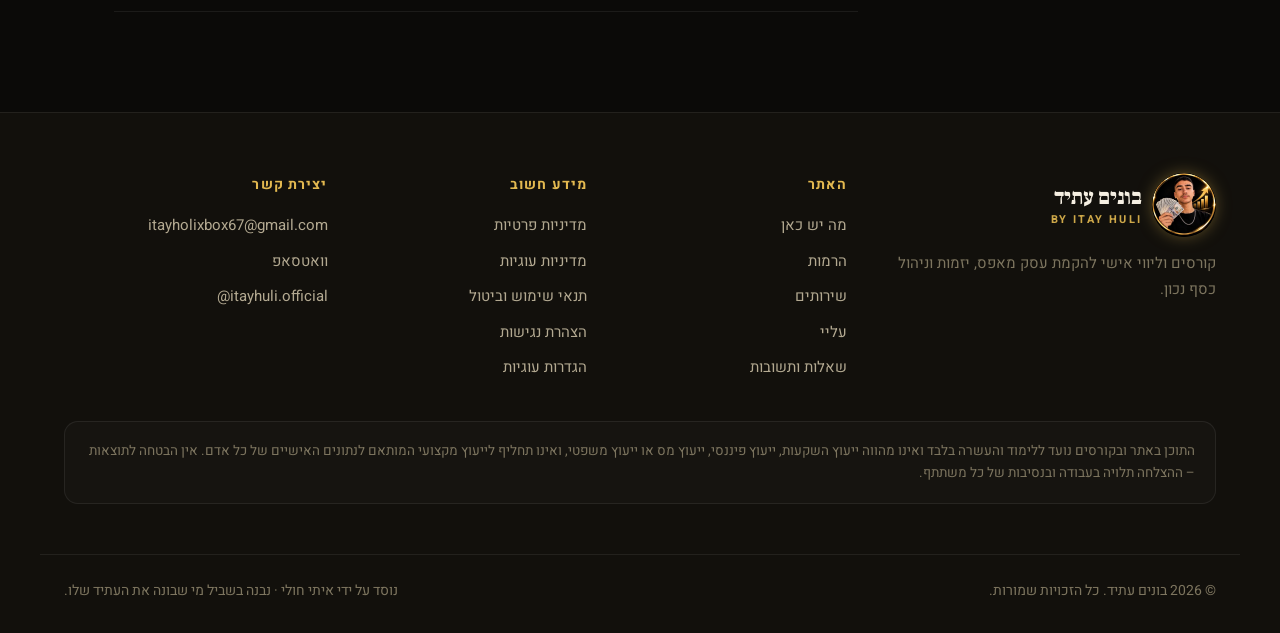
<file: docs/terms.html>
<!doctype html>
<html lang="he" dir="rtl" class="no-js">
<head>
<meta charset="utf-8">
<meta http-equiv="Content-Security-Policy" content="default-src 'self'; script-src 'self'; style-src 'self'; font-src 'self'; img-src 'self' data:; connect-src 'self'; object-src 'none'; base-uri 'self'; form-action 'self'; frame-src 'none'; worker-src 'none'; manifest-src 'self'; upgrade-insecure-requests">
<meta name="referrer" content="strict-origin-when-cross-origin">
<meta name="viewport" content="width=device-width, initial-scale=1">
<title>תנאי שימוש וביטול | בונים עתיד לעסקים ולמתחילים</title>
<meta name="description" content="תנאי השימוש באתר בונים עתיד ומדיניות ביטול עסקה והחזרים.">
<meta property="og:site_name" content="בונים עתיד לעסקים ולמתחילים">
<meta property="og:title" content="בונים עתיד – מהתשוקה שלך לעסק משלך">
<meta property="og:description" content="ליווי אישי וקורסים בשלוש רמות להקמת עסק מאפס וניהול כסף נכון.">
<meta property="og:image" content="https://bonimatid.github.io/assets/founder.jpg">
<meta property="og:url" content="https://bonimatid.github.io/">
<meta property="og:type" content="website">
<meta property="og:locale" content="he_IL">
<meta name="theme-color" content="#0b0a08">
<link rel="icon" href="favicon.ico" sizes="any">
<link rel="icon" type="image/png" sizes="96x96" href="assets/icon-96.png">
<link rel="icon" type="image/png" sizes="192x192" href="assets/icon-192.png">
<link rel="apple-touch-icon" href="assets/apple-touch-icon.png">
<link rel="stylesheet" href="assets/fonts.css">
<link rel="stylesheet" href="styles.css">
</head>
<body class="legal-page">
<a class="skip-link" href="#main">דילוג לתוכן</a>
<header class="nav scrolled" id="nav">
  <div class="container nav-inner">
    <a href="index.html" class="brand" aria-label="בונים עתיד – לדף הבית">
      <span class="brand-mark brand-photo" aria-hidden="true"><picture><source srcset="assets/logo-face.webp" type="image/webp"><img src="assets/logo-face.jpg" alt="" width="256" height="256"></picture></span>
      <span class="brand-text"><span class="brand-name">בונים עתיד</span><span class="brand-by" dir="ltr" lang="en">BY ITAY HULI</span></span>
    </a>
    <a href="index.html" class="btn btn-ghost nav-back">חזרה לאתר <span class="arrow">←</span></a>
  </div>
</header>

<main id="main" class="legal">
  <div class="container legal-wrap">
    <div class="legal-head">
      <span class="kicker">תקנון</span>
      <h1>תנאי שימוש ומדיניות ביטול</h1>
      <p class="legal-updated">עודכן לאחרונה: 10 בנובמבר 2026</p>
      <p class="legal-intro">ברוכים הבאים ל"בונים עתיד". השימוש באתר ובשירותים כפוף לתנאים שלהלן. אנא קראו אותם בעיון – הגלישה באתר או רכישת שירות מהווה הסכמה להם. התנאים מנוסחים בלשון רבים/זכר מטעמי נוחות ומתייחסים לכל המגדרים.</p>
    </div>
    <div class="legal-grid">
      <nav class="legal-toc" aria-label="תוכן העניינים"><strong>תוכן העניינים</strong><ol><li><a href="#about">על האתר והשירותים</a></li><li><a href="#noadvice">התוכן אינו ייעוץ מקצועי</a></li><li><a href="#results">אין הבטחה לתוצאות</a></li><li><a href="#use">שימוש באתר</a></li><li><a href="#ip">זכויות יוצרים וקניין רוחני</a></li><li><a href="#payment">הרשמה ותשלום</a></li><li><a href="#cancel">ביטול עסקה והחזרים</a></li><li><a href="#sessions">פגישות ותיאום</a></li><li><a href="#liability">הגבלת אחריות</a></li><li><a href="#links">קישורים לאתרים אחרים</a></li><li><a href="#privacy">פרטיות</a></li><li><a href="#law">דין וסמכות שיפוט</a></li><li><a href="#contact">יצירת קשר</a></li></ol></nav>
      <article class="legal-body"><section id="about"><h2>על האתר והשירותים</h2><p>האתר מציג מידע על קורסים, תכנים דיגיטליים וליווי אישי בתחומי יזמות, הקמת עסק וניהול כסף אישי ועסקי (להלן: "השירותים"). התנאים, המחיר והיקף כל שירות יימסרו לכם באופן אישי לפני הרכישה, ויחייבו יחד עם תנאים אלה.</p></section><section id="noadvice"><h2>התוכן אינו ייעוץ מקצועי</h2><p>כל התוכן באתר, בקורסים, בליווי וברשתות החברתיות נועד ללימוד, השראה והעשרה בלבד. <strong>הוא אינו מהווה ייעוץ השקעות או שיווק השקעות</strong> כהגדרתם בחוק הסדרת העיסוק בייעוץ השקעות, בשיווק השקעות ובניהול תיקי השקעות, התשנ"ה-1995, ואינו מהווה ייעוץ פיננסי, פנסיוני, מס, חשבונאי או משפטי. לפני קבלת החלטה כלכלית מהותית מומלץ להתייעץ עם בעל מקצוע מוסמך.</p></section><section id="results"><h2>אין הבטחה לתוצאות</h2><p>אנחנו משקיעים כדי לתת לכם את הכלים, הידע והליווי הטובים ביותר. עם זאת, הצלחה עסקית תלויה בגורמים רבים – ובעיקר בעבודה, בהתמדה ובנסיבות של כל אחד – ולכן <strong>איננו מבטיחים הכנסה, רווח, לקוחות או תוצאה מסוימת</strong>. דוגמאות וסיפורים שמוצגים נועדו להמחשה בלבד.</p></section><section id="use"><h2>שימוש באתר</h2><ul><li>מותר להשתמש באתר לשימוש אישי ובהתאם לכל דין.</li><li>אסור לפגוע באתר, לנסות לחדור למערכות, להפעיל כלים אוטומטיים לאיסוף מידע או לעשות שימוש מסחרי בתוכן בלי אישור.</li><li>אנחנו רשאים לשנות, לעדכן או להפסיק את האתר או חלקים ממנו בכל עת.</li></ul></section><section id="ip"><h2>זכויות יוצרים וקניין רוחני</h2><p>כל התכנים באתר ובקורסים – לרבות טקסטים, סרטונים, מצגות, תבניות, עיצוב, לוגו ושם "בונים עתיד" – שייכים לבונים עתיד או לבעלי הזכויות בהם. הרכישה מעניקה לכם רישיון אישי, לא בלעדי ולא ניתן להעברה לשימוש בתכנים. אסור להעתיק, להפיץ, למכור, להקליט או לשתף את התכנים (כולל פרטי גישה לקורס) עם אחרים בלי אישור בכתב.</p></section><section id="payment"><h2>הרשמה ותשלום</h2><p>ההרשמה מתבצעת לאחר שיחה אישית ותיאום. המחיר, אמצעי התשלום, מספר הפגישות, משך הליווי ומועד תחילתו יימסרו לכם מראש ובכתב (למשל בהודעה או במייל), ויאושרו על ידיכם לפני התשלום. קטינים מתחת לגיל 18 יירשמו רק בהסכמת הורה או אפוטרופוס.</p></section><section id="cancel"><h2>ביטול עסקה והחזרים</h2><p>ביטול עסקה ייעשה בהתאם ל<strong>חוק הגנת הצרכן, התשמ"א-1981</strong> ול<strong>תקנות הגנת הצרכן (ביטול עסקה), התשע"א-2010</strong>. בתמצית:</p><ul><li><strong>עסקה מרחוק</strong> (טלפון, וואטסאפ, אינטרנט): אפשר לבטל בתוך <strong>14 ימים</strong> מיום ביצוע העסקה או מיום קבלת המסמך המפרט את פרטי העסקה – המאוחר מביניהם – ובלבד שהביטול נעשה לפחות 2 ימים (שאינם ימי מנוחה) לפני מועד תחילת השירות.</li><li><strong>דמי ביטול:</strong> עד 5% ממחיר העסקה או 100 ₪ – הנמוך מביניהם, כקבוע בחוק.</li><li><strong>ליווי שכבר התחיל:</strong> בביטול לאחר תחילת הליווי יינתן החזר יחסי עבור הפגישות או התקופה שטרם נוצלו, בניכוי דמי הביטול המותרים בחוק.</li><li><strong>תכנים דיגיטליים:</strong> לפי סעיף 14ג(ד) לחוק, זכות הביטול אינה חלה על "מידע" כהגדרתו בחוק המחשבים, כאשר ניתנה כבר גישה אליו (למשל צפייה בשיעורים מוקלטים או הורדת חומרים).</li><li>אזרחים ותיקים (מעל גיל 65), אנשים עם מוגבלות ועולים חדשים זכאים בעסקאות מסוימות לתקופת ביטול ארוכה יותר, בהתאם לחוק.</li></ul><p>כדי לבטל, שלחו הודעה בכתב למייל <a href="mailto:itayholixbox67@gmail.com" dir="ltr">itayholixbox67@gmail.com</a> או בוואטסאפ, עם השם, הטלפון ופרטי העסקה. ההחזר יבוצע בתוך 14 ימים מקבלת הודעת הביטול, באותו אמצעי תשלום.</p><p>אנחנו רשאים לבטל שירות אם לא נוכל לספק אותו (למשל עקב נסיבות שאינן בשליטתנו), ובמקרה כזה תקבלו החזר מלא על החלק שלא סופק.</p></section><section id="sessions"><h2>פגישות ותיאום</h2><p>שינוי או ביטול של פגישה בודדת יתואם לפחות 24 שעות מראש. פגישה שבוטלה בהתראה קצרה יותר או שלא הגעתם אליה עשויה להיחשב כפגישה שנוצלה, אלא אם סוכם אחרת.</p></section><section id="liability"><h2>הגבלת אחריות</h2><p>האתר והתכנים ניתנים "כפי שהם" (AS IS). ככל שהדין מתיר, בונים עתיד לא יישא באחריות לנזק ישיר או עקיף שנגרם כתוצאה משימוש באתר או בתכנים, או מהחלטות שהתקבלו על סמך התכנים, ובכל מקרה האחריות לא תעלה על הסכום ששולם בפועל עבור השירות הרלוונטי. אין באמור כדי לגרוע מזכויות שאינן ניתנות להתניה לפי דין.</p></section><section id="links"><h2>קישורים לאתרים אחרים</h2><p>באתר עשויים להופיע קישורים לשירותים חיצוניים (כגון WhatsApp ורשתות חברתיות). אין לנו שליטה עליהם ואיננו אחראים לתוכן או למדיניות שלהם.</p></section><section id="privacy"><h2>פרטיות</h2><p>השימוש במידע אישי מוסבר ב<a href="privacy.html">מדיניות הפרטיות והעוגיות</a>, שהיא חלק מתנאים אלה.</p></section><section id="law"><h2>דין וסמכות שיפוט</h2><p>על תנאים אלה יחולו דיני מדינת ישראל בלבד, וסמכות השיפוט הבלעדית תהיה לבתי המשפט המוסמכים בישראל.</p></section><section id="contact"><h2>יצירת קשר</h2><p>לכל שאלה: <a href="mailto:itayholixbox67@gmail.com" dir="ltr">itayholixbox67@gmail.com</a>, או בוואטסאפ דרך הכפתור באתר.</p></section></article>
    </div>
  </div>
</main>

<!-- ============ FOOTER ============ -->
<footer class="footer">
  <div class="container footer-inner">
    <div class="footer-brand">
      <a href="index.html#top" class="brand">
        <span class="brand-mark brand-photo" aria-hidden="true"><picture><source srcset="assets/logo-face.webp" type="image/webp"><img src="assets/logo-face.jpg" alt="" width="256" height="256"></picture></span>
        <span class="brand-text"><span class="brand-name">בונים עתיד</span><span class="brand-by" dir="ltr" lang="en">BY ITAY HULI</span></span>
      </a>
      <p>קורסים וליווי אישי להקמת עסק מאפס, יזמות וניהול כסף נכון.</p>
    </div>
    <nav class="footer-links" aria-label="ניווט באתר">
      <h4>האתר</h4>
      <a href="index.html#what">מה יש כאן</a>
      <a href="index.html#levels">הרמות</a>
      <a href="index.html#services">שירותים</a>
      <a href="index.html#about">עליי</a>
      <a href="index.html#faq">שאלות ותשובות</a>
    </nav>
    <nav class="footer-links" aria-label="מידע משפטי">
      <h4>מידע חשוב</h4>
      <a href="privacy.html">מדיניות פרטיות</a>
      <a href="privacy.html#cookies">מדיניות עוגיות</a>
      <a href="terms.html">תנאי שימוש וביטול</a>
      <a href="accessibility.html">הצהרת נגישות</a>
      <button type="button" class="link-btn" data-cookie-settings>הגדרות עוגיות</button>
    </nav>
    <div class="footer-contact">
      <h4>יצירת קשר</h4>
      <a href="mailto:itayholixbox67@gmail.com" dir="ltr">itayholixbox67@gmail.com</a>
      <a href="#" data-wa target="_blank" rel="noopener">וואטסאפ</a>
      <a href="https://www.instagram.com/itayhuli.official/" target="_blank" rel="noopener" dir="ltr">@itayhuli.official</a>
    </div>
  </div>
  <div class="container footer-disclaimer">
    <p>התוכן באתר ובקורסים נועד ללימוד והעשרה בלבד ואינו מהווה ייעוץ השקעות, ייעוץ פיננסי, ייעוץ מס או ייעוץ משפטי, ואינו תחליף לייעוץ מקצועי המותאם לנתונים האישיים של כל אדם. אין הבטחה לתוצאות – ההצלחה תלויה בעבודה ובנסיבות של כל משתתף.</p>
  </div>
  <div class="container footer-bottom">
    <span>© <span id="year"></span> בונים עתיד. כל הזכויות שמורות.</span>
    <span>נוסד על ידי איתי חולי · נבנה בשביל מי שבונה את העתיד שלו.</span>
  </div>
</footer>

<script src="script.js"></script>
</body>
</html>
</file>
<file: docs/assets/fonts.css>
@font-face {
  font-family: 'Frank Ruhl Libre';
  font-style: normal;
  font-weight: 500;
  font-display: swap;
  src: url(fonts/FrankRuhlLibre-hebrew-752c69.woff2) format('woff2');
  unicode-range: U+0307-0308, U+0590-05FF, U+200C-2010, U+20AA, U+25CC, U+FB1D-FB4F;
}
@font-face {
  font-family: 'Frank Ruhl Libre';
  font-style: normal;
  font-weight: 500;
  font-display: swap;
  src: url(fonts/FrankRuhlLibre-latin-bffb20.woff2) format('woff2');
  unicode-range: U+0000-00FF, U+0131, U+0152-0153, U+02BB-02BC, U+02C6, U+02DA, U+02DC, U+0304, U+0308, U+0329, U+2000-206F, U+20AC, U+2122, U+2191, U+2193, U+2212, U+2215, U+FEFF, U+FFFD;
}
@font-face {
  font-family: 'Frank Ruhl Libre';
  font-style: normal;
  font-weight: 700;
  font-display: swap;
  src: url(fonts/FrankRuhlLibre-hebrew-752c69.woff2) format('woff2');
  unicode-range: U+0307-0308, U+0590-05FF, U+200C-2010, U+20AA, U+25CC, U+FB1D-FB4F;
}
@font-face {
  font-family: 'Frank Ruhl Libre';
  font-style: normal;
  font-weight: 700;
  font-display: swap;
  src: url(fonts/FrankRuhlLibre-latin-bffb20.woff2) format('woff2');
  unicode-range: U+0000-00FF, U+0131, U+0152-0153, U+02BB-02BC, U+02C6, U+02DA, U+02DC, U+0304, U+0308, U+0329, U+2000-206F, U+20AC, U+2122, U+2191, U+2193, U+2212, U+2215, U+FEFF, U+FFFD;
}
@font-face {
  font-family: 'Frank Ruhl Libre';
  font-style: normal;
  font-weight: 900;
  font-display: swap;
  src: url(fonts/FrankRuhlLibre-hebrew-752c69.woff2) format('woff2');
  unicode-range: U+0307-0308, U+0590-05FF, U+200C-2010, U+20AA, U+25CC, U+FB1D-FB4F;
}
@font-face {
  font-family: 'Frank Ruhl Libre';
  font-style: normal;
  font-weight: 900;
  font-display: swap;
  src: url(fonts/FrankRuhlLibre-latin-bffb20.woff2) format('woff2');
  unicode-range: U+0000-00FF, U+0131, U+0152-0153, U+02BB-02BC, U+02C6, U+02DA, U+02DC, U+0304, U+0308, U+0329, U+2000-206F, U+20AC, U+2122, U+2191, U+2193, U+2212, U+2215, U+FEFF, U+FFFD;
}
@font-face {
  font-family: 'Heebo';
  font-style: normal;
  font-weight: 300;
  font-display: swap;
  src: url(fonts/Heebo-hebrew-7a91ea.woff2) format('woff2');
  unicode-range: U+0307-0308, U+0590-05FF, U+200C-2010, U+20AA, U+25CC, U+FB1D-FB4F;
}
@font-face {
  font-family: 'Heebo';
  font-style: normal;
  font-weight: 300;
  font-display: swap;
  src: url(fonts/Heebo-latin-22321e.woff2) format('woff2');
  unicode-range: U+0000-00FF, U+0131, U+0152-0153, U+02BB-02BC, U+02C6, U+02DA, U+02DC, U+0304, U+0308, U+0329, U+2000-206F, U+20AC, U+2122, U+2191, U+2193, U+2212, U+2215, U+FEFF, U+FFFD;
}
@font-face {
  font-family: 'Heebo';
  font-style: normal;
  font-weight: 400;
  font-display: swap;
  src: url(fonts/Heebo-hebrew-7a91ea.woff2) format('woff2');
  unicode-range: U+0307-0308, U+0590-05FF, U+200C-2010, U+20AA, U+25CC, U+FB1D-FB4F;
}
@font-face {
  font-family: 'Heebo';
  font-style: normal;
  font-weight: 400;
  font-display: swap;
  src: url(fonts/Heebo-latin-22321e.woff2) format('woff2');
  unicode-range: U+0000-00FF, U+0131, U+0152-0153, U+02BB-02BC, U+02C6, U+02DA, U+02DC, U+0304, U+0308, U+0329, U+2000-206F, U+20AC, U+2122, U+2191, U+2193, U+2212, U+2215, U+FEFF, U+FFFD;
}
@font-face {
  font-family: 'Heebo';
  font-style: normal;
  font-weight: 500;
  font-display: swap;
  src: url(fonts/Heebo-hebrew-7a91ea.woff2) format('woff2');
  unicode-range: U+0307-0308, U+0590-05FF, U+200C-2010, U+20AA, U+25CC, U+FB1D-FB4F;
}
@font-face {
  font-family: 'Heebo';
  font-style: normal;
  font-weight: 500;
  font-display: swap;
  src: url(fonts/Heebo-latin-22321e.woff2) format('woff2');
  unicode-range: U+0000-00FF, U+0131, U+0152-0153, U+02BB-02BC, U+02C6, U+02DA, U+02DC, U+0304, U+0308, U+0329, U+2000-206F, U+20AC, U+2122, U+2191, U+2193, U+2212, U+2215, U+FEFF, U+FFFD;
}
@font-face {
  font-family: 'Heebo';
  font-style: normal;
  font-weight: 700;
  font-display: swap;
  src: url(fonts/Heebo-hebrew-7a91ea.woff2) format('woff2');
  unicode-range: U+0307-0308, U+0590-05FF, U+200C-2010, U+20AA, U+25CC, U+FB1D-FB4F;
}
@font-face {
  font-family: 'Heebo';
  font-style: normal;
  font-weight: 700;
  font-display: swap;
  src: url(fonts/Heebo-latin-22321e.woff2) format('woff2');
  unicode-range: U+0000-00FF, U+0131, U+0152-0153, U+02BB-02BC, U+02C6, U+02DA, U+02DC, U+0304, U+0308, U+0329, U+2000-206F, U+20AC, U+2122, U+2191, U+2193, U+2212, U+2215, U+FEFF, U+FFFD;
}
@font-face {
  font-family: 'Heebo';
  font-style: normal;
  font-weight: 800;
  font-display: swap;
  src: url(fonts/Heebo-hebrew-7a91ea.woff2) format('woff2');
  unicode-range: U+0307-0308, U+0590-05FF, U+200C-2010, U+20AA, U+25CC, U+FB1D-FB4F;
}
@font-face {
  font-family: 'Heebo';
  font-style: normal;
  font-weight: 800;
  font-display: swap;
  src: url(fonts/Heebo-latin-22321e.woff2) format('woff2');
  unicode-range: U+0000-00FF, U+0131, U+0152-0153, U+02BB-02BC, U+02C6, U+02DA, U+02DC, U+0304, U+0308, U+0329, U+2000-206F, U+20AC, U+2122, U+2191, U+2193, U+2212, U+2215, U+FEFF, U+FFFD;
}
@font-face {
  font-family: 'Heebo';
  font-style: normal;
  font-weight: 900;
  font-display: swap;
  src: url(fonts/Heebo-hebrew-7a91ea.woff2) format('woff2');
  unicode-range: U+0307-0308, U+0590-05FF, U+200C-2010, U+20AA, U+25CC, U+FB1D-FB4F;
}
@font-face {
  font-family: 'Heebo';
  font-style: normal;
  font-weight: 900;
  font-display: swap;
  src: url(fonts/Heebo-latin-22321e.woff2) format('woff2');
  unicode-range: U+0000-00FF, U+0131, U+0152-0153, U+02BB-02BC, U+02C6, U+02DA, U+02DC, U+0304, U+0308, U+0329, U+2000-206F, U+20AC, U+2122, U+2191, U+2193, U+2212, U+2215, U+FEFF, U+FFFD;
}
</file>
<file: docs/styles.css>
/* =========================================================
   בונים עתיד — styles
   ========================================================= */
:root{
  --bg:#0b0a08;
  --bg-2:#12100c;
  --surface:#17140f;
  --surface-2:#1e1a13;
  --line:rgba(227,185,80,.16);
  --line-soft:rgba(255,255,255,.07);
  --text:#f5efe2;
  --muted:#b3a991;
  --dim:#7d755f;
  --gold:#e3b950;
  --gold-2:#f6dc8c;
  --gold-3:#b8862b;
  --gold-grad:linear-gradient(110deg,#b8862b 0%,#f6dc8c 28%,#e3b950 50%,#fff1bf 66%,#c99a3a 100%);
  --wa:#25d366;
  --radius:22px;
  --radius-sm:14px;
  --shadow:0 30px 80px -30px rgba(0,0,0,.7);
  --ease:cubic-bezier(.2,.8,.2,1);
  --container:1200px;
  --font:"Heebo",system-ui,-apple-system,"Segoe UI",Arial,sans-serif;
  --display:"Frank Ruhl Libre","Heebo",Georgia,serif;
}

*,*::before,*::after{box-sizing:border-box}
html{scroll-behavior:smooth;-webkit-text-size-adjust:100%}
body{
  margin:0;background:var(--bg);color:var(--text);
  font-family:var(--font);font-size:17px;line-height:1.7;
  overflow-x:hidden;-webkit-font-smoothing:antialiased;
}
img{max-width:100%;display:block}
a{color:inherit;text-decoration:none}
h1,h2,h3{margin:0;line-height:1.15;font-weight:800}
p{margin:0}
::selection{background:var(--gold);color:#120f08}
:focus-visible{outline:2px solid var(--gold);outline-offset:3px;border-radius:6px}

.container{width:100%;max-width:var(--container);margin-inline:auto;padding-inline:24px}
@media (max-width:600px){.container{padding-inline:16px}}

.gold-text{
  background:var(--gold-grad);background-size:200% auto;
  -webkit-background-clip:text;background-clip:text;color:transparent;
  animation:shine 6s linear infinite;
}
@keyframes shine{to{background-position:-200% center}}

/* grain + cursor glow */
.grain{
  position:fixed;inset:0;pointer-events:none;z-index:100;opacity:.05;
  background-image:url("data:image/svg+xml,%3Csvg xmlns='http://www.w3.org/2000/svg' width='160' height='160'%3E%3Cfilter id='n'%3E%3CfeTurbulence type='fractalNoise' baseFrequency='.85' numOctaves='3' stitchTiles='stitch'/%3E%3C/filter%3E%3Crect width='100%25' height='100%25' filter='url(%23n)'/%3E%3C/svg%3E");
}
.cursor-glow{
  position:fixed;width:520px;height:520px;border-radius:50%;pointer-events:none;z-index:0;
  background:radial-gradient(circle,rgba(227,185,80,.09),transparent 60%);
  transform:translate(-50%,-50%);left:-999px;top:-999px;transition:opacity .3s;
}
@media (hover:none){.cursor-glow{display:none}}

/* ---------- buttons ---------- */
.btn{
  --pad:15px 28px;
  display:inline-flex;align-items:center;justify-content:center;gap:10px;
  padding:var(--pad);border-radius:999px;font-weight:700;font-size:16px;font-family:inherit;
  border:1px solid transparent;cursor:pointer;transition:transform .35s var(--ease),box-shadow .35s var(--ease),background .3s,border-color .3s,color .3s;
  position:relative;overflow:hidden;white-space:nowrap;
}
.btn:hover{transform:translateY(-2px)}
.btn .arrow{transition:transform .3s var(--ease)}
.btn:hover .arrow{transform:translateX(-5px)}
.btn-gold{background:var(--gold-grad);background-size:180% auto;color:#1a1408;box-shadow:0 12px 36px -10px rgba(227,185,80,.55)}
.btn-gold:hover{background-position:right center;box-shadow:0 18px 50px -12px rgba(227,185,80,.75)}
.btn-ghost{background:rgba(255,255,255,.03);border-color:var(--line);color:var(--text)}
.btn-ghost:hover{border-color:var(--gold);color:var(--gold-2);background:rgba(227,185,80,.06)}
.btn-whatsapp{background:var(--wa);color:#06290f;box-shadow:0 14px 40px -12px rgba(37,211,102,.55)}
.btn-whatsapp:hover{box-shadow:0 18px 50px -12px rgba(37,211,102,.75)}
.btn-block{width:100%}
.wa-svg{width:22px;height:22px;fill:currentColor}

/* ---------- nav ---------- */
.nav{position:fixed;top:0;inset-inline:0;z-index:50;transition:background .4s,backdrop-filter .4s,border-color .4s,padding .4s;border-bottom:1px solid transparent;padding:18px 0}
.nav.scrolled{background:rgba(11,10,8,.72);backdrop-filter:blur(18px) saturate(1.3);-webkit-backdrop-filter:blur(18px) saturate(1.3);border-color:var(--line-soft);padding:10px 0}
.nav-inner{display:flex;align-items:center;justify-content:space-between;gap:24px}
.brand{display:flex;align-items:center;gap:10px;font-weight:900;font-size:22px;letter-spacing:-.01em}
.brand-mark{width:38px;height:38px;border-radius:11px;display:grid;place-items:center;color:var(--gold);background:linear-gradient(145deg,#211b10,#0f0d09);border:1px solid var(--line);box-shadow:inset 0 1px 0 rgba(255,255,255,.06)}
.brand-mark svg{width:24px;height:24px}
.brand-name{font-family:var(--display);font-weight:900}
.nav-links{display:flex;align-items:center;gap:6px}
.nav-links a{padding:8px 14px;border-radius:999px;font-size:15px;color:var(--muted);transition:color .25s,background .25s}
.nav-links a:hover{color:var(--text);background:rgba(255,255,255,.04)}
.nav-links .nav-cta{background:var(--gold-grad);color:#1a1408;font-weight:700;margin-inline-start:8px;padding:9px 20px}
.nav-links .nav-cta:hover{color:#1a1408;background:var(--gold-grad);filter:brightness(1.08)}
.burger{display:none;background:none;border:0;width:44px;height:44px;cursor:pointer;position:relative;z-index:60}
.burger span{display:block;width:24px;height:2px;background:var(--text);margin:5px auto;transition:transform .35s var(--ease),opacity .3s;border-radius:2px}
.burger[aria-expanded="true"] span:nth-child(1){transform:translateY(7px) rotate(45deg)}
.burger[aria-expanded="true"] span:nth-child(2){opacity:0}
.burger[aria-expanded="true"] span:nth-child(3){transform:translateY(-7px) rotate(-45deg)}
@media (max-width:900px){
  .burger{display:block}
  .nav-links{
    position:fixed;inset:0;flex-direction:column;justify-content:center;gap:10px;
    background:rgba(11,10,8,.97);backdrop-filter:blur(20px);
    opacity:0;pointer-events:none;transition:opacity .4s var(--ease);
  }
  .nav-links.open{opacity:1;pointer-events:auto}
  .nav-links a{font-size:24px;color:var(--text)}
  .nav-links .nav-cta{margin:16px 0 0;font-size:20px;padding:12px 32px}
}

/* ---------- hero ---------- */
.hero{position:relative;min-height:100vh;min-height:100svh;display:flex;align-items:center;padding:130px 0 90px;overflow:hidden}
.hero-bg{position:absolute;inset:0;z-index:-1}
.orb{position:absolute;border-radius:50%;filter:blur(90px);opacity:.55}
.orb-1{width:560px;height:560px;background:radial-gradient(circle,#7a5716,transparent 70%);top:-160px;left:-120px;animation:float 16s ease-in-out infinite}
.orb-2{width:420px;height:420px;background:radial-gradient(circle,#3d2c0d,transparent 70%);bottom:-140px;right:10%;animation:float 20s ease-in-out infinite reverse}
.orb-3{width:300px;height:300px;background:radial-gradient(circle,rgba(246,220,140,.35),transparent 70%);top:30%;left:28%;animation:float 24s ease-in-out infinite}
@keyframes float{0%,100%{transform:translate(0,0)}50%{transform:translate(40px,-30px)}}
.grid-lines{
  position:absolute;inset:0;
  background-image:linear-gradient(rgba(227,185,80,.05) 1px,transparent 1px),linear-gradient(90deg,rgba(227,185,80,.05) 1px,transparent 1px);
  background-size:72px 72px;
  mask-image:radial-gradient(ellipse 70% 60% at 50% 40%,#000 20%,transparent 75%);
  -webkit-mask-image:radial-gradient(ellipse 70% 60% at 50% 40%,#000 20%,transparent 75%);
}
.hero-inner{display:grid;grid-template-columns:1.1fr .9fr;gap:60px;align-items:center}
.eyebrow{display:inline-flex;align-items:center;gap:10px;padding:8px 16px;border-radius:999px;border:1px solid var(--line);background:rgba(227,185,80,.06);font-size:14px;color:var(--gold-2);font-weight:500}
.dot{width:8px;height:8px;border-radius:50%;background:var(--gold);box-shadow:0 0 0 0 rgba(227,185,80,.7);animation:pulse 2s infinite}
@keyframes pulse{70%{box-shadow:0 0 0 10px rgba(227,185,80,0)}100%{box-shadow:0 0 0 0 rgba(227,185,80,0)}}
.hero-title{font-family:var(--display);font-size:clamp(64px,11vw,148px);font-weight:900;line-height:.95;letter-spacing:-.02em;margin:24px 0 26px}
.hero-title .line{display:block}
.hero-sub{font-size:clamp(17px,1.6vw,20px);color:var(--muted);max-width:560px;font-weight:300}
.hero-actions{display:flex;flex-wrap:wrap;gap:14px;margin-top:36px}
.hero-points{list-style:none;padding:0;margin:34px 0 0;display:flex;flex-wrap:wrap;gap:10px 26px;color:var(--muted);font-size:15px}
.hero-points li{display:flex;align-items:center;gap:8px}
.hero-points svg{width:18px;height:18px;fill:none;stroke:var(--gold);stroke-width:2.5;stroke-linecap:round;stroke-linejoin:round}

.hero-visual{display:flex;justify-content:center}
.portrait-wrap{position:relative;width:min(440px,80vw);aspect-ratio:1}
.portrait{
  position:absolute;inset:8%;border-radius:50%;overflow:hidden;
  padding:5px;background:var(--gold-grad);background-size:200% 200%;animation:shine 8s linear infinite;
  box-shadow:0 40px 100px -30px rgba(227,185,80,.45),0 0 0 1px rgba(255,255,255,.05);
}
.portrait picture,.portrait img{width:100%;height:100%;border-radius:50%;object-fit:cover}
.ring{position:absolute;border-radius:50%;border:1px solid var(--line)}
.ring-1{inset:0;border-style:dashed;animation:spin 60s linear infinite}
.ring-2{inset:-9%;opacity:.5;animation:spin 90s linear infinite reverse}
.ring-1::after,.ring-2::after{content:"";position:absolute;width:10px;height:10px;border-radius:50%;background:var(--gold);top:50%;left:-5px;box-shadow:0 0 18px var(--gold)}
@keyframes spin{to{transform:rotate(360deg)}}
.float-card{
  position:absolute;display:flex;align-items:center;gap:12px;padding:12px 16px;border-radius:16px;
  background:rgba(23,20,15,.78);backdrop-filter:blur(14px);-webkit-backdrop-filter:blur(14px);
  border:1px solid var(--line);box-shadow:var(--shadow);white-space:nowrap;
  animation:bob 6s ease-in-out infinite;
}
.float-card strong{display:block;font-size:15px;line-height:1.2}
.float-card small{color:var(--dim);font-size:12px}
.fc-icon{font-size:22px;width:40px;height:40px;display:grid;place-items:center;border-radius:12px;background:rgba(227,185,80,.1)}
.fc-1{top:6%;right:-12%}
.fc-2{top:46%;left:-18%;animation-delay:-2s}
.fc-3{bottom:2%;right:-4%;animation-delay:-4s}
@keyframes bob{0%,100%{transform:translateY(0)}50%{transform:translateY(-12px)}}

.scroll-hint{position:absolute;bottom:28px;left:50%;transform:translateX(-50%);width:26px;height:42px;border:1.5px solid var(--line);border-radius:20px}
.scroll-hint span{position:absolute;top:8px;left:50%;width:4px;height:8px;margin-left:-2px;border-radius:2px;background:var(--gold);animation:scroll 2s infinite}
@keyframes scroll{0%{opacity:0;transform:translateY(0)}40%{opacity:1}100%{opacity:0;transform:translateY(14px)}}

@media (max-width:960px){
  .hero{padding-top:110px}
  .hero-inner{grid-template-columns:1fr;gap:70px;text-align:center}
  .hero-sub{margin-inline:auto}
  .hero-actions,.hero-points{justify-content:center}
  .hero-visual{order:-1}
  .portrait-wrap{width:min(320px,70vw)}
  .fc-1{right:-14%}.fc-2{left:-14%}.fc-3{right:-6%}
  .float-card{padding:9px 12px;gap:8px}
  .float-card strong{font-size:13px}
  .fc-icon{width:32px;height:32px;font-size:17px}
  .scroll-hint{display:none}
}
@media (max-width:480px){
  .float-card small{display:none}
  .fc-1{right:-6%}.fc-2{left:-8%}.fc-3{right:0}
  .hero-actions .btn{width:100%}
}

/* ---------- marquee ---------- */
.marquee{border-block:1px solid var(--line-soft);background:var(--bg-2);overflow:hidden;padding:22px 0;direction:ltr}
.marquee-track{display:flex;gap:34px;width:max-content;animation:marquee 38s linear infinite;align-items:center}
.marquee span{font-family:var(--display);font-size:clamp(22px,3vw,34px);font-weight:700;color:var(--muted);white-space:nowrap}
.marquee span:nth-of-type(odd){color:transparent;-webkit-text-stroke:1px rgba(227,185,80,.6)}
.marquee i{color:var(--gold);font-style:normal;font-size:18px}
@keyframes marquee{to{transform:translateX(-50%)}}

/* ---------- sections ---------- */
.section{padding:clamp(80px,11vw,140px) 0;position:relative}
.section-head{text-align:center;max-width:760px;margin:0 auto clamp(48px,6vw,72px)}
.kicker{display:inline-block;font-size:14px;font-weight:700;letter-spacing:.12em;color:var(--gold);margin-bottom:16px;padding:6px 14px;border:1px solid var(--line);border-radius:999px}
.section-head h2,.section h2{font-family:var(--display);font-size:clamp(34px,5vw,58px);font-weight:900;letter-spacing:-.01em}
.section-head p{color:var(--muted);margin-top:18px;font-size:18px;font-weight:300}

/* what */
.what-grid{display:grid;grid-template-columns:repeat(4,1fr);gap:18px}
.what-card{
  position:relative;padding:34px 28px;border-radius:var(--radius);background:linear-gradient(180deg,var(--surface),var(--bg-2));
  border:1px solid var(--line-soft);overflow:hidden;transition:transform .5s var(--ease),border-color .4s;
}
.what-card::before{content:"";position:absolute;inset:0;background:radial-gradient(400px circle at var(--mx,50%) var(--my,0%),rgba(227,185,80,.12),transparent 45%);opacity:0;transition:opacity .4s}
.what-card:hover{transform:translateY(-6px);border-color:var(--line)}
.what-card:hover::before{opacity:1}
.wc-num{font-family:var(--display);font-size:54px;font-weight:900;line-height:1;margin-bottom:22px;color:transparent;-webkit-text-stroke:1px var(--gold)}
.what-card h3{font-size:22px;margin-bottom:10px}
.what-card p{color:var(--muted);font-size:16px}
@media (max-width:1000px){.what-grid{grid-template-columns:repeat(2,1fr)}}
@media (max-width:560px){.what-grid{grid-template-columns:1fr}}

/* promise */
.promise{padding:60px 0;border-block:1px solid var(--line-soft);background:radial-gradient(ellipse at center,rgba(227,185,80,.07),transparent 70%)}
.promise-grid{display:grid;grid-template-columns:repeat(4,1fr);gap:24px;text-align:center}
.promise-item .big{font-family:var(--display);font-size:clamp(44px,6vw,72px);font-weight:900;line-height:1;background:var(--gold-grad);-webkit-background-clip:text;background-clip:text;color:transparent}
.promise-item p{color:var(--muted);margin-top:10px;font-size:15px}
@media (max-width:760px){.promise-grid{grid-template-columns:repeat(2,1fr);gap:40px 16px}}

/* levels */
.levels{position:relative;display:grid;grid-template-columns:repeat(3,1fr);gap:24px;align-items:stretch}
.levels-line{position:absolute;top:-30px;inset-inline:16%;height:2px;background:var(--line-soft);border-radius:2px}
.levels-progress{position:absolute;inset-block:0;right:0;width:var(--p,0%);background:var(--gold-grad);border-radius:2px;transition:width 1.4s var(--ease)}
.level{
  position:relative;display:flex;flex-direction:column;padding:40px 32px 32px;border-radius:28px;
  background:linear-gradient(180deg,var(--surface),var(--bg-2));border:1px solid var(--line-soft);
  transition:transform .5s var(--ease),border-color .4s,box-shadow .5s;
}
.level:hover{transform:translateY(-8px);border-color:var(--line);box-shadow:var(--shadow)}
.level-featured{
  background:linear-gradient(180deg,#261f12,#14110b);border:1px solid rgba(227,185,80,.45);
  box-shadow:0 40px 90px -40px rgba(227,185,80,.45);transform:translateY(-14px);
}
.level-featured:hover{transform:translateY(-20px)}
.ribbon{position:absolute;top:-14px;left:50%;transform:translateX(-50%);background:var(--gold-grad);color:#1a1408;font-weight:800;font-size:13px;padding:6px 18px;border-radius:999px;white-space:nowrap;box-shadow:0 8px 24px -6px rgba(227,185,80,.6)}
.level-badge{align-self:flex-start;font-size:13px;font-weight:700;color:var(--gold);padding:5px 12px;border-radius:999px;background:rgba(227,185,80,.1);border:1px solid var(--line)}
.level-icon{width:70px;height:70px;margin:26px 0 20px;border-radius:20px;display:grid;place-items:center;background:radial-gradient(circle at 30% 30%,rgba(227,185,80,.25),rgba(227,185,80,.04));border:1px solid var(--line)}
.level-icon svg{width:38px;height:38px;fill:none;stroke:var(--gold-2);stroke-width:2;stroke-linecap:round;stroke-linejoin:round}
.level h3{font-family:var(--display);font-size:34px;font-weight:900}
.level-tag{color:var(--gold-2);margin-top:6px;font-weight:500}
.level-list{list-style:none;padding:0;margin:24px 0;display:grid;gap:12px;flex:1}
.level-list li{position:relative;padding-inline-start:30px;color:var(--muted);font-size:15.5px;line-height:1.55}
.level-list li::before{content:"";position:absolute;right:0;top:3px;width:18px;height:18px;border-radius:50%;background:rgba(227,185,80,.14) url("data:image/svg+xml,%3Csvg xmlns='http://www.w3.org/2000/svg' viewBox='0 0 24 24' fill='none' stroke='%23e3b950' stroke-width='3.5' stroke-linecap='round' stroke-linejoin='round'%3E%3Cpath d='M6 12l4 4 8-8'/%3E%3C/svg%3E") center/11px no-repeat}
.level-out{font-size:14.5px;color:var(--text);padding:14px 16px;border-radius:var(--radius-sm);background:rgba(255,255,255,.03);border:1px dashed var(--line);margin-bottom:22px}
.level-out strong{color:var(--gold)}
@media (max-width:980px){
  .levels{grid-template-columns:1fr;max-width:520px;margin-inline:auto}
  .levels-line{display:none}
  .level-featured{transform:none}
  .level-featured:hover{transform:translateY(-8px)}
}

/* quiz */
.quiz-section{padding-top:0}
.quiz{
  max-width:820px;margin:0 auto;padding:clamp(32px,5vw,56px);border-radius:32px;
  background:linear-gradient(160deg,#1f1a10,#100e0a 60%);border:1px solid var(--line);position:relative;overflow:hidden;
}
.quiz::after{content:"";position:absolute;width:400px;height:400px;border-radius:50%;background:radial-gradient(circle,rgba(227,185,80,.16),transparent 70%);top:-200px;left:-100px;pointer-events:none}
.quiz-head{text-align:center;margin-bottom:30px}
.quiz-head h2{font-size:clamp(30px,4.4vw,46px)}
.quiz-progress{height:4px;border-radius:4px;background:rgba(255,255,255,.07);overflow:hidden;margin-bottom:28px}
.quiz-progress span{display:block;height:100%;width:0;background:var(--gold-grad);transition:width .5s var(--ease)}
.q-step{animation:qIn .5s var(--ease)}
@keyframes qIn{from{opacity:0;transform:translateY(14px)}to{opacity:1;transform:none}}
.q-count{color:var(--dim);font-size:14px;margin-bottom:8px}
.q-title{font-size:clamp(20px,2.6vw,26px);font-weight:700;margin-bottom:22px}
.q-options{display:grid;gap:12px}
.q-opt{
  text-align:right;font:inherit;color:var(--text);cursor:pointer;padding:16px 20px;border-radius:var(--radius-sm);
  background:rgba(255,255,255,.03);border:1px solid var(--line-soft);transition:border-color .25s,background .25s,transform .25s;
  display:flex;align-items:center;gap:14px;
}
.q-opt:hover{border-color:var(--gold);background:rgba(227,185,80,.07);transform:translateX(-4px)}
.q-opt .q-letter{flex:none;width:32px;height:32px;border-radius:10px;display:grid;place-items:center;background:rgba(227,185,80,.12);color:var(--gold);font-weight:800;font-size:14px}
.q-result{text-align:center}
.q-result .r-level{font-family:var(--display);font-size:clamp(40px,6vw,64px);font-weight:900;margin:8px 0}
.q-result p{color:var(--muted);max-width:520px;margin:0 auto 26px}
.q-result .r-actions{display:flex;gap:12px;justify-content:center;flex-wrap:wrap}

/* services */
.services-grid{display:grid;grid-template-columns:repeat(3,1fr);gap:1px;background:var(--line-soft);border:1px solid var(--line-soft);border-radius:28px;overflow:hidden}
.service{padding:40px 34px;background:var(--bg);transition:background .4s;position:relative}
.service:hover{background:var(--surface)}
.s-icon{width:56px;height:56px;border-radius:16px;display:grid;place-items:center;margin-bottom:22px;background:rgba(227,185,80,.08);border:1px solid var(--line);transition:transform .5s var(--ease),background .4s}
.service:hover .s-icon{transform:rotate(-8deg) scale(1.08);background:rgba(227,185,80,.16)}
.s-icon svg{width:26px;height:26px;fill:none;stroke:var(--gold);stroke-width:1.8;stroke-linecap:round;stroke-linejoin:round}
.service h3{font-size:21px;margin-bottom:10px}
.service p{color:var(--muted);font-size:15.5px}
@media (max-width:900px){.services-grid{grid-template-columns:repeat(2,1fr)}}
@media (max-width:580px){.services-grid{grid-template-columns:1fr}.service{padding:30px 24px}}

/* how */
.how{background:var(--bg-2);border-block:1px solid var(--line-soft)}
.steps{list-style:none;padding:0;margin:0;display:grid;grid-template-columns:repeat(4,1fr);gap:22px;counter-reset:s}
.step{position:relative;padding:30px 24px;border-radius:var(--radius);border:1px solid var(--line-soft);background:var(--bg)}
.step:not(:last-child)::after{content:"←";position:absolute;left:-18px;top:50%;transform:translateY(-50%);color:var(--gold);font-size:18px;z-index:1}
.step-n{display:grid;place-items:center;width:46px;height:46px;border-radius:50%;background:var(--gold-grad);color:#1a1408;font-weight:900;font-size:19px;margin-bottom:18px}
.step h3{font-size:20px;margin-bottom:8px}
.step p{color:var(--muted);font-size:15px}
@media (max-width:900px){.steps{grid-template-columns:repeat(2,1fr)}.step::after{display:none}}
@media (max-width:500px){.steps{grid-template-columns:1fr}}

/* about */
.about-grid{display:grid;grid-template-columns:.85fr 1.15fr;gap:clamp(40px,7vw,90px);align-items:center}
.about-photo{position:relative}
.about-frame{position:relative;border-radius:50%;padding:6px;background:var(--gold-grad);max-width:440px;margin-inline:auto;aspect-ratio:1;box-shadow:0 50px 120px -40px rgba(227,185,80,.4)}
.about-frame::before{content:"";position:absolute;inset:-22px;border-radius:50%;border:1px solid var(--line)}
.about-frame img,.about-frame picture{width:100%;height:100%;border-radius:50%;object-fit:cover}
.about-sign{text-align:center;margin-top:28px;font-family:var(--display);font-size:20px;color:var(--gold-2)}
.about-copy .lead{font-size:clamp(19px,2vw,23px);color:var(--text);font-weight:500;margin:22px 0 18px}
.about-copy p{color:var(--muted);margin-bottom:14px}
.quote{margin:30px 0;padding:22px 26px;border-inline-start:3px solid var(--gold);background:rgba(227,185,80,.05);border-radius:0 var(--radius-sm) var(--radius-sm) 0;font-family:var(--display);font-size:clamp(22px,2.6vw,30px);font-weight:700;line-height:1.35}
.values{display:grid;grid-template-columns:repeat(3,1fr);gap:12px}
.values div{padding:16px;border-radius:var(--radius-sm);border:1px solid var(--line-soft);background:var(--surface)}
.values strong{display:block;color:var(--gold-2);font-size:17px}
.values span{color:var(--dim);font-size:14px}
@media (max-width:900px){.about-grid{grid-template-columns:1fr;text-align:center}.quote{text-align:right}.about-frame{max-width:320px}}
@media (max-width:480px){.values{grid-template-columns:1fr}}

/* fit */
.fit{padding-top:0}
.fit-grid{display:grid;grid-template-columns:1.3fr 1fr;gap:22px}
.fit-card{padding:38px 34px;border-radius:28px;border:1px solid var(--line-soft);background:var(--surface)}
.fit-card.yes{border-color:var(--line);background:linear-gradient(160deg,#1f1a10,var(--surface))}
.fit-card h3{font-size:24px;margin-bottom:22px;display:flex;align-items:center;gap:12px}
.fit-card h3 span{width:34px;height:34px;border-radius:50%;display:grid;place-items:center;font-size:16px}
.yes h3 span{background:var(--gold);color:#1a1408}
.no h3 span{background:rgba(255,255,255,.08);color:var(--muted)}
.fit-card ul{list-style:none;padding:0;margin:0;display:grid;gap:14px}
.fit-card li{color:var(--muted);padding-inline-start:20px;position:relative}
.fit-card li::before{content:"";position:absolute;right:0;top:11px;width:7px;height:7px;border-radius:50%;background:var(--gold)}
.no li::before{background:var(--dim)}
@media (max-width:800px){.fit-grid{grid-template-columns:1fr}}

/* faq */
.faq-wrap{max-width:860px}
.faq{display:grid;gap:12px}
.faq-item{border-radius:var(--radius-sm);border:1px solid var(--line-soft);background:var(--surface);transition:border-color .3s,background .3s}
.faq-item[open]{border-color:var(--line);background:linear-gradient(180deg,#1d1810,var(--surface))}
.faq-item summary{list-style:none;cursor:pointer;padding:22px 26px;font-weight:700;font-size:18px;display:flex;justify-content:space-between;align-items:center;gap:20px}
.faq-item summary::-webkit-details-marker{display:none}
.faq-item summary::after{content:"";flex:none;width:30px;height:30px;border-radius:50%;border:1px solid var(--line);background:url("data:image/svg+xml,%3Csvg xmlns='http://www.w3.org/2000/svg' viewBox='0 0 24 24' fill='none' stroke='%23e3b950' stroke-width='2.5' stroke-linecap='round'%3E%3Cpath d='M12 5v14M5 12h14'/%3E%3C/svg%3E") center/14px no-repeat;transition:transform .35s var(--ease)}
.faq-item[open] summary::after{transform:rotate(45deg)}
.faq-a{padding:0 26px 24px;color:var(--muted)}
.faq-a a{color:var(--gold-2);text-decoration:underline;text-underline-offset:3px}
.faq-a strong{color:var(--text)}

/* contact */
.cta-card{
  position:relative;overflow:hidden;text-align:center;padding:clamp(40px,7vw,80px) clamp(22px,6vw,80px);
  border-radius:36px;border:1px solid var(--line);
  background:radial-gradient(ellipse at top,#2a2213,#0f0d09 70%);
}
.cta-glow{position:absolute;width:700px;height:700px;left:50%;top:-420px;transform:translateX(-50%);border-radius:50%;background:radial-gradient(circle,rgba(227,185,80,.3),transparent 65%);pointer-events:none}
.cta-card > :not(.cta-glow){position:relative}
.cta-card h2{font-size:clamp(34px,5.4vw,64px)}
.cta-card > p{color:var(--muted);font-size:18px;margin:18px auto 38px;max-width:560px}
.cta-form{display:grid;grid-template-columns:1fr 1fr;gap:16px;max-width:680px;margin:0 auto;text-align:right}
.field{display:flex;flex-direction:column;gap:8px}
.field-wide{grid-column:1/-1}
.field label{font-size:14px;color:var(--muted);font-weight:500}
.field input,.field select,.field textarea{
  font:inherit;font-size:16px;color:var(--text);padding:14px 16px;border-radius:var(--radius-sm);
  background:rgba(0,0,0,.35);border:1px solid var(--line-soft);transition:border-color .25s,box-shadow .25s;width:100%;
}
.field select{appearance:none;-webkit-appearance:none;background-image:url("data:image/svg+xml,%3Csvg xmlns='http://www.w3.org/2000/svg' viewBox='0 0 24 24' fill='none' stroke='%23e3b950' stroke-width='2.5'%3E%3Cpath d='M6 9l6 6 6-6'/%3E%3C/svg%3E");background-repeat:no-repeat;background-position:left 14px center;background-size:16px;padding-left:40px}
.field select option{background:#17140f}
.field textarea{resize:vertical;min-height:90px}
.field input::placeholder,.field textarea::placeholder{color:var(--dim)}
.field input:focus,.field select:focus,.field textarea:focus{outline:none;border-color:var(--gold);box-shadow:0 0 0 4px rgba(227,185,80,.12)}
.field input.invalid{border-color:#e06a5a}
.cta-form .btn-whatsapp{margin-top:6px;padding:17px}
@media (max-width:600px){.cta-form{grid-template-columns:1fr}}

.contact-ways{display:flex;justify-content:center;flex-wrap:wrap;gap:14px;margin-top:40px}
.way{display:flex;align-items:center;gap:14px;padding:14px 22px 14px 18px;border-radius:18px;border:1px solid var(--line-soft);background:rgba(255,255,255,.03);text-align:right;transition:border-color .3s,transform .3s var(--ease);max-width:100%}
.way:hover{border-color:var(--gold);transform:translateY(-3px)}
.way small{display:block;color:var(--dim);font-size:13px}
.way strong{font-size:16px;word-break:break-all}
.way-icon{flex:none;width:46px;height:46px;border-radius:14px;display:grid;place-items:center;background:rgba(227,185,80,.1)}
.way-icon svg{width:22px;height:22px;fill:none;stroke:var(--gold);stroke-width:1.8;stroke-linecap:round;stroke-linejoin:round}
.way-icon.wa{background:rgba(37,211,102,.12)}
.way-icon.wa svg{fill:var(--wa);stroke:none;width:26px;height:26px}

/* footer */
.footer{border-top:1px solid var(--line-soft);padding:60px 0 30px;background:var(--bg-2)}
.footer-inner{display:grid;grid-template-columns:1.5fr 1fr 1fr 1.2fr;gap:40px;align-items:start}
.footer h4{margin:0 0 6px;font-size:14px;letter-spacing:.08em;color:var(--gold)}
.footer-brand p{color:var(--dim);margin-top:14px;max-width:340px;font-size:15px}
.footer-links,.footer-contact{display:flex;flex-direction:column;gap:10px}
.footer-links a,.footer-contact a{color:var(--muted);font-size:15px;transition:color .25s;width:fit-content}
.footer-links a:hover,.footer-contact a:hover{color:var(--gold-2)}
.footer-bottom{display:flex;justify-content:space-between;flex-wrap:wrap;gap:10px;margin-top:50px;padding-top:24px;border-top:1px solid var(--line-soft);color:var(--dim);font-size:14px}
@media (max-width:900px){.footer-inner{grid-template-columns:1fr 1fr;gap:32px}}
@media (max-width:520px){.footer-inner{grid-template-columns:1fr}}

/* footer extras */
.footer-disclaimer p{margin-top:40px;padding:18px 20px;border-radius:var(--radius-sm);border:1px solid var(--line-soft);background:rgba(255,255,255,.02);color:var(--dim);font-size:13.5px;line-height:1.7}
.link-btn{background:none;border:0;padding:0;font:inherit;color:var(--muted);font-size:15px;cursor:pointer;text-align:right;width:fit-content;transition:color .25s}
.link-btn:hover{color:var(--gold-2)}
p .link-btn,li .link-btn{color:var(--gold-2);text-decoration:underline;text-underline-offset:3px;font-size:inherit}
.skip-link{position:fixed;top:-60px;right:16px;z-index:200;background:var(--gold);color:#1a1408;font-weight:700;padding:10px 18px;border-radius:10px;transition:top .2s}
.skip-link:focus{top:12px}

/* form consent */
.consent{display:flex;gap:12px;align-items:flex-start;font-size:14px;color:var(--muted);cursor:pointer;line-height:1.6}
.consent input{flex:none;width:20px;height:20px;margin-top:2px;accent-color:var(--gold);cursor:pointer}
.consent a{color:var(--gold-2);text-decoration:underline;text-underline-offset:3px}
.form-error{color:#ff9b8c;font-size:14px;font-weight:500}

/* legal pages */
.legal-page .nav{position:sticky}
.nav-back{--pad:10px 20px;font-size:15px}
.legal{padding:60px 0 100px}
.legal-wrap{max-width:1100px}
.legal-head{text-align:center;max-width:760px;margin:0 auto 56px}
.legal-head h1{font-family:var(--display);font-size:clamp(36px,5.4vw,60px);font-weight:900}
.legal-updated{color:var(--dim);font-size:14px;margin-top:12px}
.legal-intro{color:var(--muted);margin-top:22px;font-size:17px}
.legal-grid{display:grid;grid-template-columns:260px 1fr;gap:48px;align-items:start}
.legal-toc{position:sticky;top:100px;padding:22px;border-radius:var(--radius);border:1px solid var(--line-soft);background:var(--surface);font-size:14.5px}
.legal-toc strong{display:block;color:var(--gold);margin-bottom:10px}
.legal-toc ol{margin:0;padding-inline-start:20px;display:grid;gap:6px;color:var(--dim)}
.legal-toc a{color:var(--muted)}
.legal-toc a:hover{color:var(--gold-2)}
.legal-body section{padding:30px 0;border-bottom:1px solid var(--line-soft);scroll-margin-top:90px}
.legal-body section:first-child{padding-top:0}
.legal-body h2{font-size:24px;margin-bottom:14px;color:var(--text)}
.legal-body p,.legal-body li{color:var(--muted);font-size:16.5px}
.legal-body p+p{margin-top:12px}
.legal-body ul{margin:12px 0;padding-inline-start:22px;display:grid;gap:10px}
.legal-body li::marker{color:var(--gold)}
.legal-body strong{color:var(--text)}
.legal-body a{color:var(--gold-2);text-decoration:underline;text-underline-offset:3px;overflow-wrap:anywhere}
.table-wrap{overflow-x:auto;margin:16px 0;border-radius:var(--radius-sm);border:1px solid var(--line-soft)}
.legal-body table{width:100%;border-collapse:collapse;font-size:15px;min-width:520px}
.legal-body th,.legal-body td{padding:12px 14px;text-align:right;border-bottom:1px solid var(--line-soft);color:var(--muted);vertical-align:top}
.legal-body th{background:var(--surface);color:var(--gold);font-weight:700}
.legal-body tr:last-child td{border-bottom:0}
@media (max-width:860px){.legal-grid{grid-template-columns:1fr;gap:28px}.legal-toc{position:static}}
.nf{text-align:center;padding:80px 0;max-width:560px;margin:0 auto}
.nf-code{font-family:var(--display);font-size:clamp(110px,22vw,200px);font-weight:900;line-height:1}
.nf h1{font-size:clamp(28px,4vw,40px);margin:10px 0 14px}
.nf p{color:var(--muted);margin-bottom:30px}

/* accessibility button + panel */
.a11y-btn{position:fixed;bottom:24px;right:24px;z-index:70;width:52px;height:52px;border-radius:50%;border:1px solid var(--line);background:var(--surface-2);display:grid;place-items:center;cursor:pointer;box-shadow:var(--shadow);transition:transform .3s var(--ease),border-color .3s}
.a11y-btn:hover{transform:scale(1.06);border-color:var(--gold)}
.a11y-btn svg{width:28px;height:28px;fill:none;stroke:var(--gold);stroke-width:2;stroke-linecap:round;stroke-linejoin:round}
.a11y-btn svg circle{fill:var(--gold);stroke:none}
.a11y-panel{position:fixed;bottom:88px;right:24px;z-index:90;width:min(320px,calc(100vw - 32px));padding:18px;border-radius:var(--radius);background:#17140f;border:1px solid var(--line);box-shadow:0 30px 80px -20px rgba(0,0,0,.8)}
.a11y-panel[hidden]{display:none}
.a11y-head{display:flex;justify-content:space-between;align-items:center;margin-bottom:14px;color:var(--gold)}
.a11y-close{background:none;border:0;color:var(--muted);font-size:18px;cursor:pointer;width:32px;height:32px;border-radius:8px}
.a11y-close:hover{background:rgba(255,255,255,.06)}
.a11y-size{display:flex;justify-content:space-between;align-items:center;padding:10px 12px;border-radius:12px;background:rgba(255,255,255,.03);margin-bottom:10px;font-size:15px}
.a11y-size div{display:flex;gap:6px}
.a11y-panel button{font:inherit}
.a11y-size button,.a11y-grid button,.a11y-foot button{cursor:pointer;color:var(--text);background:rgba(255,255,255,.04);border:1px solid var(--line-soft);border-radius:10px;transition:border-color .2s,background .2s}
.a11y-size button{width:44px;height:36px;font-weight:700}
.a11y-grid{display:grid;grid-template-columns:1fr 1fr;gap:8px}
.a11y-grid button{padding:12px 8px;font-size:14px;min-height:56px}
.a11y-panel button:hover{border-color:var(--gold)}
.a11y-grid button[aria-pressed="true"]{background:rgba(227,185,80,.18);border-color:var(--gold);color:var(--gold-2)}
.a11y-foot{display:flex;justify-content:space-between;align-items:center;margin-top:12px;font-size:14px}
.a11y-foot button{padding:8px 12px;font-size:14px}
.a11y-foot a{color:var(--gold-2);text-decoration:underline}

/* accessibility modes */
.a11y-contrast{--bg:#000;--bg-2:#000;--surface:#000;--surface-2:#000;--text:#fff;--muted:#fff;--dim:#e8e8e8;--line:#ffd84a;--line-soft:#ffd84a;--gold:#ffd84a;--gold-2:#ffd84a;--gold-grad:linear-gradient(#ffd84a,#ffd84a)}
.a11y-contrast .orb,.a11y-contrast .grid-lines,.a11y-contrast .grain,.a11y-contrast .cursor-glow{display:none}
.a11y-contrast .what-card,.a11y-contrast .level,.a11y-contrast .quiz,.a11y-contrast .cta-card,.a11y-contrast .fit-card,.a11y-contrast .step,.a11y-contrast .service{background:#000!important}
.a11y-links a{text-decoration:underline!important;text-underline-offset:3px}
.a11y-links a:not(.btn){outline:1px dashed var(--gold);outline-offset:2px}
.a11y-font body,.a11y-font h1,.a11y-font h2,.a11y-font h3,.a11y-font .brand-name,.a11y-font .hero-title{font-family:Arial,"Heebo",sans-serif!important;letter-spacing:.01em}
.a11y-motion *,.a11y-motion *::before,.a11y-motion *::after{animation:none!important;transition:none!important}
.a11y-motion .reveal{opacity:1;translate:none}
.a11y-motion html,html.a11y-motion{scroll-behavior:auto}

/* cookie bar */
.cookie-bar{position:fixed;bottom:16px;left:50%;transform:translateX(-50%);z-index:95;width:min(860px,calc(100% - 32px));display:flex;align-items:center;gap:20px;padding:18px 22px;border-radius:20px;background:rgba(23,20,15,.96);backdrop-filter:blur(16px);-webkit-backdrop-filter:blur(16px);border:1px solid var(--line);box-shadow:0 30px 80px -20px rgba(0,0,0,.8);animation:qIn .5s var(--ease)}
.cookie-bar[hidden]{display:none}
.cookie-text strong{display:block;margin-bottom:4px}
.cookie-text p{color:var(--muted);font-size:14px;line-height:1.6}
.cookie-text a{color:var(--gold-2);text-decoration:underline}
.cookie-actions{display:flex;gap:10px;flex:none}
.cookie-actions .btn{--pad:11px 20px;font-size:14.5px}
body.has-cookie-bar .wa-float,body.has-cookie-bar .a11y-btn{bottom:150px}
@media (max-width:700px){
  .cookie-bar{flex-direction:column;align-items:stretch;gap:14px;bottom:10px;padding:16px}
  .cookie-actions .btn{flex:1}
  body.has-cookie-bar .wa-float,body.has-cookie-bar .a11y-btn{bottom:250px}
}

/* floating whatsapp */
.wa-float{
  position:fixed;bottom:24px;left:24px;z-index:70;width:62px;height:62px;border-radius:50%;
  background:var(--wa);display:grid;place-items:center;box-shadow:0 14px 40px -8px rgba(37,211,102,.6);
  transition:transform .35s var(--ease);
}
.wa-float::before{content:"";position:absolute;inset:0;border-radius:50%;border:2px solid var(--wa);animation:waPulse 2.4s infinite}
@keyframes waPulse{0%{transform:scale(1);opacity:.8}100%{transform:scale(1.6);opacity:0}}
.wa-float svg{width:34px;height:34px;fill:#fff}
.wa-float:hover{transform:scale(1.08) rotate(-6deg)}
.wa-tip{position:absolute;left:76px;white-space:nowrap;background:var(--surface-2);color:var(--text);font-size:14px;font-weight:500;padding:8px 14px;border-radius:10px;border:1px solid var(--line-soft);opacity:0;transform:translateX(-8px);transition:opacity .3s,transform .3s;pointer-events:none}
.wa-float:hover .wa-tip{opacity:1;transform:none}
@media (max-width:600px){.wa-float{bottom:16px;left:16px;width:56px;height:56px}.wa-tip{display:none}.a11y-btn{bottom:18px;right:16px;width:48px;height:48px}.a11y-panel{right:16px;bottom:78px}}

/* reveal */
.reveal{opacity:0;translate:0 34px;transition:opacity 1s var(--ease),translate 1s var(--ease),transform .5s var(--ease),border-color .4s,box-shadow .5s,background .4s}
.reveal.in{opacity:1;translate:none}
.no-js .reveal{opacity:1;translate:none}

@media (prefers-reduced-motion:reduce){
  *,*::before,*::after{animation-duration:.01ms!important;animation-iteration-count:1!important;transition-duration:.01ms!important}
  html{scroll-behavior:auto}
  .reveal{opacity:1;translate:none}
}


/* =========================================================
   Design layer v2
   ========================================================= */
:root{--ivory:#f4ecdc;--ivory-2:#fbf6ec;--ink:#17120a;--ink-2:#5b5140;--gold-deep:#9c6c18}

/* tighter rhythm on phones */
@media (max-width:700px){
  .section{padding:72px 0}
  .section-head{margin-bottom:40px}
  .section-head p{font-size:16.5px}
  .hero{padding:100px 0 64px}
  .promise{padding:44px 0}
  .quiz-section{padding-top:0}
  .fit{padding-top:0}
}

/* kicker ornament */
.kicker{display:inline-flex;align-items:center;gap:8px;background:linear-gradient(90deg,rgba(227,185,80,.12),rgba(227,185,80,.02));backdrop-filter:blur(6px)}
.kicker::before{content:"✦";font-size:11px;color:var(--gold-2)}

/* section heading underline flourish */
.section-head h2::after{content:"";display:block;width:64px;height:2px;margin:22px auto 0;background:var(--gold-grad);border-radius:2px}

/* gold button shimmer */
.btn-gold::after{content:"";position:absolute;inset:0;background:linear-gradient(110deg,transparent 30%,rgba(255,255,255,.55) 50%,transparent 70%);transform:translateX(120%);animation:sweep 4.5s ease-in-out infinite}
@keyframes sweep{0%,60%{transform:translateX(120%)}100%{transform:translateX(-120%)}}

/* hero polish */
.hero-title .line{overflow:hidden;padding-bottom:.06em}
.hero-title{text-shadow:0 20px 60px rgba(0,0,0,.4)}
.portrait::after{content:"";position:absolute;inset:5px;border-radius:50%;box-shadow:inset 0 -40px 60px -20px rgba(11,10,8,.35);pointer-events:none}

/* ---------- bento ---------- */
.bento{display:grid;grid-template-columns:1.25fr 1fr 1fr;grid-template-rows:auto auto;gap:18px}
.bento-card{
  position:relative;overflow:hidden;padding:30px;border-radius:26px;
  background:linear-gradient(180deg,rgba(255,255,255,.035),rgba(255,255,255,.01));
  border:1px solid var(--line-soft);transition:transform .5s var(--ease),border-color .4s,box-shadow .5s;
}
.bento-card:hover{transform:translateY(-5px);border-color:var(--line);box-shadow:0 30px 70px -35px rgba(227,185,80,.35)}
.bento-card h3{font-size:22px;margin-bottom:10px}
.bento-card p{color:var(--muted);font-size:15.5px}
.b-hero{grid-row:span 2;padding:38px;display:flex;flex-direction:column;
  background:radial-gradient(120% 80% at 100% 0%,rgba(227,185,80,.18),transparent 55%),linear-gradient(180deg,#1d1810,#110f0b);border-color:var(--line)}
.b-hero h3{font-family:var(--display);font-size:clamp(34px,4vw,46px);font-weight:900;margin:18px 0 14px}
.b-hero p{font-size:17px;max-width:440px}
.b-glow{position:absolute;width:320px;height:320px;border-radius:50%;left:-120px;bottom:-140px;background:radial-gradient(circle,rgba(227,185,80,.22),transparent 65%);pointer-events:none}
.b-chip{align-self:flex-start;font-size:13px;font-weight:700;color:#1a1408;background:var(--gold-grad);padding:6px 14px;border-radius:999px}
.b-tags{list-style:none;padding:0;margin:24px 0 0;display:flex;flex-wrap:wrap;gap:8px}
.b-tags li{font-size:13.5px;color:var(--gold-2);padding:7px 13px;border-radius:999px;border:1px solid var(--line);background:rgba(0,0,0,.25)}
.b-avatar{margin-top:auto;padding-top:28px;display:flex;align-items:center;gap:14px}
.b-avatar img{width:54px;height:54px;border-radius:50%;object-fit:cover;border:2px solid var(--gold)}
.b-avatar strong{display:block;font-size:15px}
.b-avatar small{color:var(--dim);font-size:13px}
.b-levels{grid-column:span 2}
.b-track{display:flex;align-items:flex-start;gap:6px;margin-top:26px}
.b-track i{flex:1;height:2px;margin-top:21px;background:linear-gradient(90deg,var(--gold),rgba(227,185,80,.25));border-radius:2px}
.b-step{display:flex;flex-direction:column;align-items:center;gap:8px;min-width:76px}
.b-step span{width:44px;height:44px;border-radius:50%;display:grid;place-items:center;font-weight:900;font-size:18px;border:1px solid var(--line);color:var(--gold-2);background:rgba(227,185,80,.08)}
.b-step.on span{background:var(--gold-grad);color:#1a1408;border:0;box-shadow:0 0 0 6px rgba(227,185,80,.12),0 10px 30px -6px rgba(227,185,80,.6)}
.b-step small{font-size:13px;color:var(--muted);white-space:nowrap}
.b-icon{width:50px;height:50px;border-radius:15px;display:grid;place-items:center;margin-bottom:18px;background:rgba(227,185,80,.1);border:1px solid var(--line)}
.b-icon svg{width:24px;height:24px;fill:none;stroke:var(--gold);stroke-width:1.8;stroke-linecap:round;stroke-linejoin:round}
@media (max-width:980px){.bento{grid-template-columns:1fr 1fr}.b-hero{grid-column:span 2;grid-row:auto}.b-levels{grid-column:span 2}}
@media (max-width:600px){
  .bento{grid-template-columns:1fr;gap:14px}
  .b-hero,.b-levels{grid-column:auto}
  .bento-card{padding:24px}.b-hero{padding:28px 24px}
  .b-step{min-width:0}.b-step small{font-size:12px}
}

/* ---------- levels: animated gold border on featured ---------- */
@property --ang{syntax:"<angle>";initial-value:0deg;inherits:false}
.level-featured{border:0;isolation:isolate}
.level-featured::before{content:"";position:absolute;inset:0;border-radius:inherit;padding:1.5px;z-index:-1;
  background:conic-gradient(from var(--ang),rgba(227,185,80,.15),#f6dc8c,rgba(227,185,80,.15) 30%,rgba(227,185,80,.15) 60%,#e3b950,rgba(227,185,80,.15));
  -webkit-mask:linear-gradient(#000 0 0) content-box,linear-gradient(#000 0 0);-webkit-mask-composite:xor;mask-composite:exclude;
  animation:spinBorder 6s linear infinite}
@keyframes spinBorder{to{--ang:360deg}}
.level{overflow:visible}
.level h3{font-size:clamp(28px,3vw,34px)}

/* ---------- about: ivory editorial section ---------- */
.about{background:var(--ivory);color:var(--ink);position:relative;overflow:hidden}
.about::before{content:"";position:absolute;inset:0;background:radial-gradient(60% 50% at 85% 10%,rgba(227,185,80,.25),transparent 60%),radial-gradient(40% 40% at 0% 100%,rgba(156,108,24,.12),transparent 60%);pointer-events:none}
.about .container{position:relative}
.about .kicker{color:var(--gold-deep);border-color:rgba(156,108,24,.3);background:rgba(255,255,255,.5)}
.about .kicker::before{color:var(--gold-deep)}
.about h2{color:var(--ink)}
.about .gold-text{background:linear-gradient(110deg,#8a5d12,#c99a3a 40%,#8a5d12);background-size:200% auto;-webkit-background-clip:text;background-clip:text}
.about-copy .lead{color:var(--ink)}
.about-copy p{color:var(--ink-2)}
.about .quote{background:#fff;border-inline-start-color:var(--gold-deep);color:var(--ink);box-shadow:0 20px 50px -30px rgba(23,18,10,.35)}
.about .values div{background:#fff;border-color:rgba(156,108,24,.15);box-shadow:0 14px 40px -28px rgba(23,18,10,.4)}
.about .values strong{color:var(--gold-deep)}
.about .values span{color:var(--ink-2)}
.about-frame{box-shadow:0 50px 100px -40px rgba(120,80,10,.55)}
.about-frame::before{border-color:rgba(156,108,24,.3)}
.about-sign{color:var(--gold-deep)}
.a11y-contrast .about{background:#000;color:#fff}
.a11y-contrast .about h2,.a11y-contrast .about-copy p,.a11y-contrast .about-copy .lead,.a11y-contrast .about .quote{color:#fff;background:#000}
.a11y-contrast .about .values div{background:#000}

/* ---------- promise strip ---------- */
.promise-item{position:relative}
.promise-item:not(:last-child)::after{content:"";position:absolute;left:-12px;top:15%;bottom:15%;width:1px;background:linear-gradient(transparent,var(--line),transparent)}
@media (max-width:760px){.promise-item::after{display:none}}

/* ---------- services: glow on hover ---------- */
.service::after{content:"";position:absolute;inset:auto 30px 0 30px;height:2px;background:var(--gold-grad);transform:scaleX(0);transition:transform .5s var(--ease)}
.service:hover::after{transform:scaleX(1)}

/* ---------- cta: tighter on phones ---------- */
@media (max-width:600px){
  .cta-card{border-radius:28px;padding:44px 20px}
  .cta-card > p{margin:14px auto 28px;font-size:16.5px}
  .contact-ways{margin-top:28px}
  .way{width:100%}
}

/* spacing rhythm v2 */
.section{padding:clamp(64px,8vw,104px) 0}
.fit{padding-top:clamp(56px,6vw,80px)}
.quiz-section,.fit+.section{padding-top:clamp(40px,5vw,64px)}

/* instagram */
.ig-float{position:fixed;bottom:98px;left:31px;z-index:70;width:48px;height:48px;border-radius:15px;display:grid;place-items:center;
  background:radial-gradient(circle at 30% 107%,#fdf497 0%,#fdf497 5%,#fd5949 45%,#d6249f 60%,#285aeb 90%);
  box-shadow:0 12px 30px -8px rgba(214,36,159,.55);transition:transform .35s var(--ease)}
.ig-float:hover{transform:scale(1.08) rotate(6deg)}
.ig-float svg{width:26px;height:26px;fill:none;stroke:#fff;stroke-width:2}
.ig-float .ig-dot,.way-icon.ig .ig-dot{fill:currentColor;stroke:none}
.ig-float .ig-dot{fill:#fff}
.ig-float:hover .wa-tip{opacity:1;transform:none}
.ig-float .wa-tip{left:62px}
.way-icon.ig{background:rgba(214,36,159,.12);color:#e1306c}
.way-icon.ig svg{stroke:#e1306c}
body.has-cookie-bar .ig-float{bottom:224px}
@media (max-width:700px){body.has-cookie-bar .ig-float{bottom:324px}}
@media (max-width:600px){.ig-float{bottom:84px;left:20px;width:46px;height:46px}}

.about-sign{display:flex;flex-direction:column;align-items:center;gap:2px}
.about-sign strong{font-family:var(--display);font-size:28px;font-weight:900;color:var(--ink)}
.about-sign span{font-family:var(--font);font-size:15px;letter-spacing:.06em;color:var(--gold-deep)}
.a11y-contrast .about-sign strong{color:#fff}

/* brand lockup with founder signature */
.brand-text{display:flex;flex-direction:column;line-height:1}
.brand-text .brand-name{line-height:1.05}
.brand-by{margin-top:5px;font-family:var(--font);font-size:9.5px;font-weight:700;letter-spacing:.2em;color:var(--gold);opacity:.9;text-align:right;white-space:nowrap}
.footer .brand-by{font-size:11px}

/* photo logo */
.brand-mark.brand-photo{border-radius:50%;padding:2px;background:var(--gold-grad);border:0;overflow:hidden;width:42px;height:42px}
.brand-photo picture,.brand-photo img{width:100%;height:100%;border-radius:50%;object-fit:cover;display:block}
.brand-mark.brand-photo{padding:0;background:#000;box-shadow:0 0 18px -4px rgba(227,185,80,.6);width:44px;height:44px}
/* bigger top logo so the whole badge is visible */
.nav .brand-mark.brand-photo{width:58px;height:58px}
.nav.scrolled .brand-mark.brand-photo{width:50px;height:50px}
.nav .brand-mark.brand-photo{transition:width .4s var(--ease),height .4s var(--ease)}
.footer .brand-mark.brand-photo{width:64px;height:64px}
@media (max-width:600px){.nav .brand-mark.brand-photo{width:50px;height:50px}.nav.scrolled .brand-mark.brand-photo{width:46px;height:46px}}
</file>
